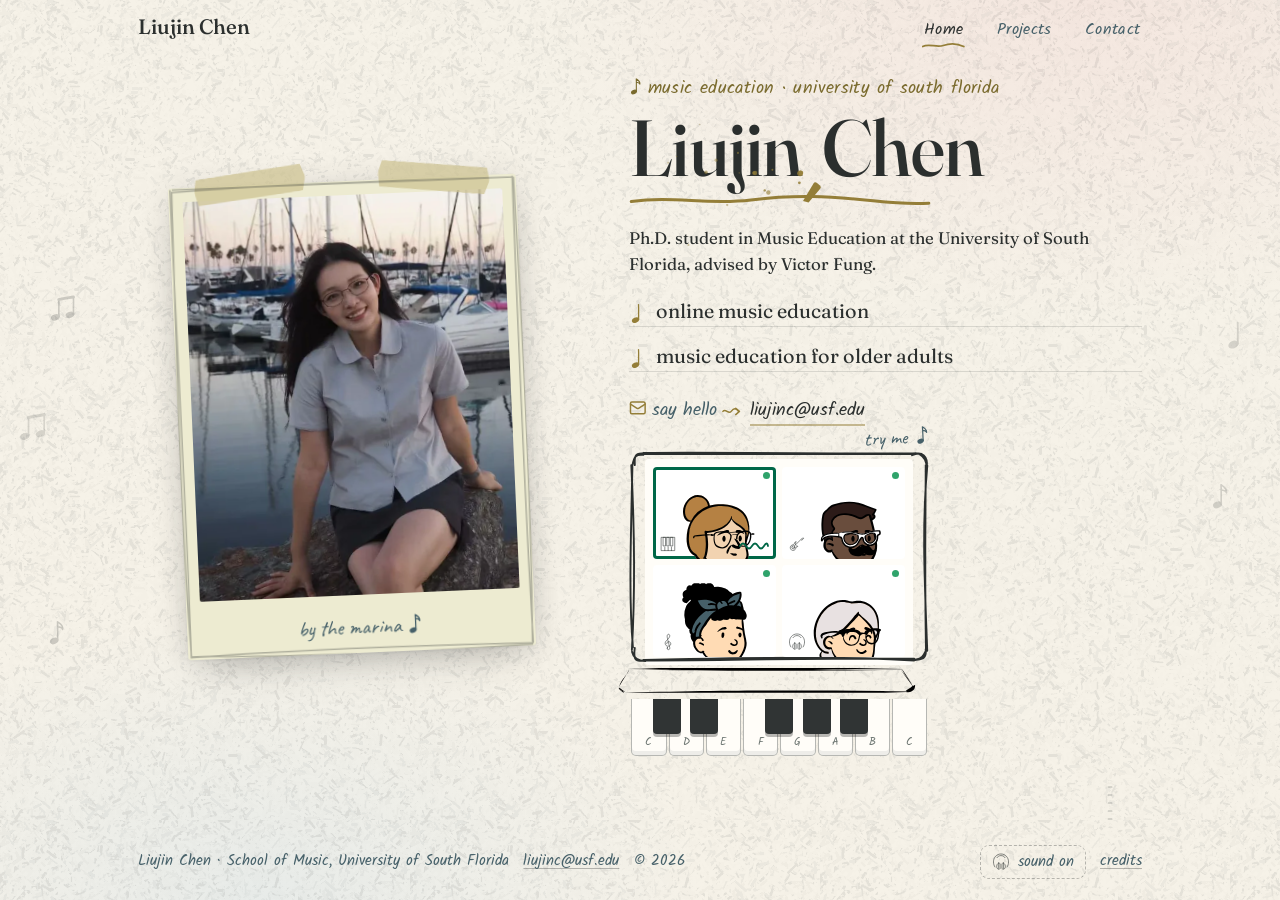
<file: index.html>
<!DOCTYPE html>
<html lang="en" class="no-js home">
<head>
<meta charset="utf-8">
<meta name="viewport" content="width=device-width,initial-scale=1,viewport-fit=cover">
<title>Liujin Chen · Music Education, University of South Florida</title>
<meta name="description" content="Liujin Chen is a Ph.D. student in Music Education at the University of South Florida (advisor: Victor Fung), researching online music education and music education for older adults.">
<meta name="color-scheme" content="light">
<meta name="theme-color" content="#F6F2E8">
<link rel="canonical" href="https://liujin-chen.github.io/">
<meta property="og:type" content="profile">
<meta property="og:title" content="Liujin Chen · Music Education, University of South Florida">
<meta property="og:description" content="Ph.D. student in Music Education at the University of South Florida. Research focus: online music education, and music education for older adults.">
<meta property="og:url" content="https://liujin-chen.github.io/">
<meta property="og:image" content="https://liujin-chen.github.io/assets/img/og.jpg">
<meta property="og:image:width" content="1200"><meta property="og:image:height" content="630">
<meta property="og:image:alt" content="Liujin Chen — music education researcher, University of South Florida">
<meta name="twitter:card" content="summary_large_image">
<meta name="twitter:title" content="Liujin Chen · Music Education, University of South Florida">
<meta name="twitter:description" content="Ph.D. student in Music Education at USF — online music education, music education for older adults.">
<meta name="twitter:image" content="https://liujin-chen.github.io/assets/img/og.jpg">
<link rel="icon" href="assets/img/favicon.svg" type="image/svg+xml">
<link rel="apple-touch-icon" href="assets/img/apple-touch-icon.png">
<link rel="preload" href="assets/fonts/fraunces-latin.woff2" as="font" type="font/woff2" crossorigin>
<link rel="preload" href="assets/fonts/kalam-400-latin.woff2" as="font" type="font/woff2" crossorigin>
<link rel="stylesheet" href="assets/css/tokens.css?v=20261002">
<link rel="stylesheet" href="assets/css/site.css?v=20261002">
<script>(function(){var h=document.documentElement;h.className=h.className.replace('no-js','js');try{var r=matchMedia('(prefers-reduced-motion: reduce)').matches,seen=sessionStorage.getItem('lc-intro'),q=/[?&](intro=(done|off)|motion=off)/.test(location.search),replay=/[?&]intro=replay/.test(location.search);if(replay||(!r&&!seen&&!q)){h.classList.add('intro-pending');setTimeout(function(){h.classList.remove('intro-pending')},5000)}}catch(e){}})();</script>
<script type="application/ld+json">{"@context": "https://schema.org", "@type": "Person", "name": "Liujin Chen", "jobTitle": "Ph.D. student in Music Education", "affiliation": {"@type": "CollegeOrUniversity", "name": "University of South Florida"}, "email": "mailto:liujinc@usf.edu", "url": "https://liujin-chen.github.io/", "knowsAbout": ["Online music education", "Music education for older adults"]}</script>
</head>
<body>
<a class="skip" href="#main">Skip to content</a>
<div class="ambient" aria-hidden="true"></div>
<svg class="nib" viewBox="0 0 26 26" aria-hidden="true" focusable="false"><path d="M5 23 L 15.5 5.5 Q 17 3.5 19 5 L 22 7.4 Q 23.6 9 22.2 10.8 L 10.6 24.4 Z" fill="currentColor"/></svg>
<div class="page wrap">
<header class="site-head" data-avoid>
<a class="brand" href="index.html">Liujin Chen</a>
<nav class="site-nav" aria-label="Primary">
<a href="index.html" aria-current="page">Home<svg class="squig" viewBox="0 0 60 7" preserveAspectRatio="none" aria-hidden="true" focusable="false"><path d="M1 4.5 C 10 1, 20 6, 30 3.5 S 50 1.5, 59 4.5"/></svg></a>
<a href="projects/index.html">Projects<svg class="squig" viewBox="0 0 60 7" preserveAspectRatio="none" aria-hidden="true" focusable="false"><path d="M1 4.5 C 10 1, 20 6, 30 3.5 S 50 1.5, 59 4.5"/></svg></a>
<a href="mailto:liujinc@usf.edu">Contact<svg class="squig" viewBox="0 0 60 7" preserveAspectRatio="none" aria-hidden="true" focusable="false"><path d="M1 4.5 C 10 1, 20 6, 30 3.5 S 50 1.5, 59 4.5"/></svg></a>
</nav>
</header>
<main id="main" tabindex="-1">
<section class="hero" data-avoid>
<figure class="mount tilt" data-tilt-max="5">
<span class="tape l"></span><span class="tape r"></span>
<picture>
<source type="image/webp" srcset="assets/img/liujin-640.webp 512w, assets/img/liujin-960.webp 768w" sizes="(min-width:760px) 320px, 232px">
<img src="assets/img/liujin-960.jpg" srcset="assets/img/liujin-640.jpg 512w, assets/img/liujin-960.jpg 768w" sizes="(min-width:760px) 320px, 232px" width="768" height="960" alt="Liujin Chen, smiling, seated on a rock at a marina at dusk with sailboats behind her" decoding="async" fetchpriority="high">
</picture>
<svg class="frame" viewBox="0 0 348 472" preserveAspectRatio="none" aria-hidden="true" focusable="false"><path d="M4.51749553081663 1.5171334895527664 C71.9291917206178 2.9284236310327816, 141.78510202086696 3.1123417230285932, 344.22576603258983 3.335030183001138 M3.917650273479901 3.966368428299054 C84.21088580031271 1.019083913177169, 164.66016757470473 0.7363651839703399, 344.5923512785531 3.2981875160105982 M345.66024869737566 3.5524793397330248 C348.5135280083668 187.03666610626087, 348.2263377963366 370.2592036570624, 344.485698383668 467.8581916392701 M344.4699396672157 2.421379210816996 C343.47188148242526 167.5902012450837, 342.9304179476417 331.6127690708757, 345.3474913938611 468.9084458696797 M344.55513800982135 470.75337192762197 C216.93409878131925 474.5124103229858, 91.85145543412452 472.41241642325065, 3.21333751893587 468.5343627933775 M344.59916981291366 469.44461323650995 C229.3910398870365 466.99904899797394, 116.63513887391383 465.9525304384021, 3.348568029570122 469.4884856193765 M3.053590606759113 469.6603260691472 C4.428378045980088 303.0220778488468, 2.1952007931320727 139.67736914289824, 1.9113097730978812 2.074451447817551 M3.2904199459792025 469.71628820207854 C-0.2635889734940457 375.7234418569678, -0.5802182015600895 281.33733857021815, 3.6196287915271643 3.6343750077613657"/></svg>
<figcaption class="caption">by the marina <svg class="note-glyph cap" viewBox="0 0 24 32" aria-hidden="true" focusable="false"><ellipse cx="8.6" cy="26.1" rx="5.3" ry="3.7" transform="rotate(-22 8.6 26.1)" fill="currentColor"/><path d="M12.9 25.2C12.5 18 13.1 10.6 12.6 3.2c3.1 2.1 7.1 4 6.3 9.2-.6-2-2.8-3-6.1-3.3" fill="none" stroke="currentColor" stroke-width="1.9" stroke-linecap="round" stroke-linejoin="round"/></svg></figcaption>
</figure>
<div class="hero-text">
<p class="kicker intro-hide"><svg class="note-glyph" viewBox="0 0 24 32" aria-hidden="true" focusable="false"><ellipse cx="8.6" cy="26.1" rx="5.3" ry="3.7" transform="rotate(-22 8.6 26.1)" fill="currentColor"/><path d="M12.9 25.2C12.5 18 13.1 10.6 12.6 3.2c3.1 2.1 7.1 4 6.3 9.2-.6-2-2.8-3-6.1-3.3" fill="none" stroke="currentColor" stroke-width="1.9" stroke-linecap="round" stroke-linejoin="round"/></svg><span class="kt">music education · university of south florida</span></p>
<h1 class="name">Liujin Chen</h1>
<svg class="uline intro-hide" viewBox="0 0 300 18" preserveAspectRatio="none" aria-hidden="true" focusable="false"><path pathLength="1" d="M2 11 C 40 3, 70 16, 110 9 S 180 4, 220 10 S 280 14, 298 6"/></svg>
<p class="bio fade intro-hide">Ph.D. student in Music Education at the University of South Florida, advised by Victor Fung.</p>
<h2 class="visually-hidden">Research focus</h2>
<ul class="focus fade intro-hide" role="list">
<li><svg class="notehead" viewBox="0 0 20 32" aria-hidden="true" focusable="false"><ellipse cx="7.8" cy="26.4" rx="5.4" ry="3.8" transform="rotate(-24 7.8 26.4)" fill="currentColor"/><path d="M12.4 25.6c-.4-7.2.3-14.6-.2-21.9" fill="none" stroke="currentColor" stroke-width="1.9" stroke-linecap="round"/></svg><span>online music education</span></li>
<li><svg class="notehead" viewBox="0 0 20 32" aria-hidden="true" focusable="false"><ellipse cx="7.8" cy="26.4" rx="5.4" ry="3.8" transform="rotate(-24 7.8 26.4)" fill="currentColor"/><path d="M12.4 25.6c-.4-7.2.3-14.6-.2-21.9" fill="none" stroke="currentColor" stroke-width="1.9" stroke-linecap="round"/></svg><span>music education for older adults</span></li>
</ul>
<p class="email fade intro-hide"><svg class="mail" aria-hidden="true" focusable="false"
 
  xmlns="http://www.w3.org/2000/svg"
 
 
  viewBox="0 0 24 24"
  fill="none"
  stroke="currentColor"
  stroke-width="2"
  stroke-linecap="round"
  stroke-linejoin="round"
><path d="m22 7-8.991 5.727a2 2 0 0 1-2.009 0L2 7" /><rect x="2" y="4" width="20" height="16" rx="2" /></svg>say hello<svg class="arrow" viewBox="0 0 24 12" width="22" height="11" aria-hidden="true" focusable="false"><path d="M1 7 C 4 3, 7 11, 10 7 S 15 3, 18 7 M15 3.5 l4 3.5 -4 3.5" fill="none" stroke="currentColor" stroke-width="1.6" stroke-linecap="round" stroke-linejoin="round"/></svg><a href="mailto:liujinc@usf.edu">liujinc@usf.edu</a></p>
<div class="scene fade intro-hide">
<span class="hint" aria-hidden="true">try me <svg class="note-glyph hint-note" viewBox="0 0 24 32" aria-hidden="true" focusable="false"><ellipse cx="8.6" cy="26.1" rx="5.3" ry="3.7" transform="rotate(-22 8.6 26.1)" fill="currentColor"/><path d="M12.9 25.2C12.5 18 13.1 10.6 12.6 3.2c3.1 2.1 7.1 4 6.3 9.2-.6-2-2.8-3-6.1-3.3" fill="none" stroke="currentColor" stroke-width="1.9" stroke-linecap="round" stroke-linejoin="round"/></svg></span>
<div class="laptop" data-on-note="rise" role="img" aria-label="Illustration: older adults in an online music lesson on a laptop">
<svg class="frame" viewBox="0 0 360 244" preserveAspectRatio="none" aria-hidden="true" focusable="false"><path d="M17.113767780919186 5.500075950010672 C81.70548714550418 4.53270531473436, 148.7956990102513 5.960760580286798, 341.4411581312248 6.089180352441909 M17.38093836438749 6.882430548513813 C107.25678663493153 6.446802653947748, 196.00086069654137 7.115921328284701, 342.2128273662701 6.900013624399425 M342 6 C349.39002383717644 4.507311011664569, 356.40984406042844 12.24930760792146, 356.5278367595747 17.208221430890262 M339.66087531019 8.112098182551563 C351.94820552978973 2.6957951477263125, 359.1275758968201 9.882782067467147, 357.2550754384603 21.746489918837323 M357.96287228432095 19.701271656727855 C351.32000252501905 87.83934715687835, 354.85010537151214 150.50389345401715, 357.8858058252772 227.4941495557197 M356.0572880401097 19.314278534544755 C356.06637729116625 72.72736042531648, 354.50061767380913 125.22702806381902, 356.3736452899365 226.9248925260613 M356 226 C357.191573609598 236.4497089041397, 353.23184506067383 237.05959045421332, 339.9585324721411 238.32096272241324 M357.4908153312281 225.14685371052474 C354.0434843958821 231.33527362556197, 352.12651283506614 237.46772814453578, 344.04177985056305 237.15516652823425 M342.27434940754875 236.49280858699726 C223.45041078530593 235.23687704078435, 105.19107940067644 238.79798686842022, 19.928342330857017 238.4032631991163 M342.0731733940708 238.529569992424 C270.2534595844413 234.7387610371844, 199.5952390772301 233.68104626052113, 17.168882594522923 237.79044381609023 M18 238 C5.9156278070683275 240.60320832859725, 5.469229717738926 235.18770497571677, 6.921717961318791 224.24771081935614 M19.70688282418996 238.94080647360533 C8.655820108593131 238.8257952323649, 4.661661486467347 232.96161326528528, 3.6196805135812613 228.4980710810516 M4.693992024305895 223.53786446983815 C0.3679316348465691 175.97834327146128, 1.275383164663304 129.1980281637739, 4.10167988867065 20.87768122093418 M3.4720134558483378 226.6140288551186 C7.373531158016415 162.84821496719863, 7.047639695054592 99.05532061023706, 2.746966194642313 19.163799979091355 M4 20 C6.21396051812917 8.754837279828886, 8.750334620165328 6.73578333389014, 17.175938148982823 7.710389549843967 M6.997310210950673 19.161192799918354 C6.301940369745717 10.03025466214555, 7.222796427846575 5.839701915392652, 15.628291587671265 6.063228479633107 M18 6 C18 6, 18 6, 18 6 M18 6 C18 6, 18 6, 18 6"/></svg>
<div class="screen">
<div class="tile speaking" data-on-note="nod"><img class="peep" src="assets/img/doodles/peep-learner1.svg" alt="" width="704" height="704" loading="lazy" decoding="async"><span class="live"></span><svg class="badge" aria-hidden="true" focusable="false" viewBox="0 0 72 72" xmlns="http://www.w3.org/2000/svg"><g><rect x="12.6294" y="12.0802" width="47.6616" height="47.6616" fill="none" stroke="currentColor" stroke-linecap="round" stroke-linejoin="round" stroke-miterlimit="10" stroke-width="2"/><rect x="19.6398" y="12.0702" width="7.4038" height="30.9107" fill="none" stroke="currentColor" stroke-linecap="round" stroke-linejoin="round" stroke-miterlimit="10" stroke-width="2"/><rect x="32.7584" y="12.0702" width="7.4037" height="30.9107" fill="none" stroke="currentColor" stroke-linecap="round" stroke-linejoin="round" stroke-miterlimit="10" stroke-width="2"/><rect x="45.8769" y="12.0702" width="7.4037" height="30.9107" fill="none" stroke="currentColor" stroke-linecap="round" stroke-linejoin="round" stroke-miterlimit="10" stroke-width="2"/><line x1="24.5448" x2="24.5448" y1="47.433" y2="59.7418" fill="none" stroke="currentColor" stroke-linecap="round" stroke-linejoin="round" stroke-miterlimit="10" stroke-width="2"/><line x1="36.4602" x2="36.4602" y1="47.433" y2="59.7418" fill="none" stroke="currentColor" stroke-linecap="round" stroke-linejoin="round" stroke-miterlimit="10" stroke-width="2"/><line x1="48.3756" x2="48.3756" y1="47.433" y2="59.7418" fill="none" stroke="currentColor" stroke-linecap="round" stroke-linejoin="round" stroke-miterlimit="10" stroke-width="2"/></g></svg><svg class="wave" viewBox="0 0 30 12" aria-hidden="true" focusable="false"><path d="M1 6 Q4 1 7 6 T13 6 T19 6 T25 6 T29 6"/></svg></div>
<div class="tile"><img class="peep" src="assets/img/doodles/peep-learner2.svg" alt="" width="704" height="704" loading="lazy" decoding="async"><span class="live"></span><svg class="badge" aria-hidden="true" focusable="false" viewBox="0 0 72 72" xmlns="http://www.w3.org/2000/svg"><g><line x1="20.8988" x2="23.2618" y1="46.9101" y2="49.1996" fill="none" stroke="currentColor" stroke-linecap="round" stroke-linejoin="round" stroke-miterlimit="10" stroke-width="2"/><path fill="none" stroke="currentColor" stroke-linecap="round" stroke-linejoin="round" stroke-miterlimit="10" stroke-width="2" d="M52.3386,22.2637c0,0,1.3423-0.0178,2.2362-0.5799c0.8941-0.562,1.0716-1.066,1.0637-1.542s0.7356-2.3263,2.3062-2.7289 c1.5708-0.4028,2.4877-1.2997,2.128-2.2506c-0.3598-0.9508-2.1142-0.6964-2.5538-0.6898 c-0.4397,0.0066-3.1881,1.6713-3.1881,1.6713s-3.5106,2.3476-3.9665,2.9203c-0.4557,0.5728-0.5206,1.0193-0.5206,1.0193 L26.2045,43.1537"/><ellipse cx="22.7523" cy="47.7785" rx="5.4696" ry="5.4697" transform="matrix(0.9999 -0.0158 0.0158 0.9999 -0.751 0.3649)" fill="none" stroke="currentColor" stroke-linecap="round" stroke-linejoin="round" stroke-miterlimit="10" stroke-width="2"/><path fill="none" stroke="currentColor" stroke-linecap="round" stroke-linejoin="round" stroke-miterlimit="10" stroke-width="2" d="M30.1674,38.3398c-0.6184-1.6047-0.6911-3.4291-0.0767-5.1788c0.8444-2.4046,3.2143-5.4706,3.2061-5.5286 c-0.036-0.2561-2.4648-0.6658-4.0754,1.2156c-1.6106,1.8814-1.9747,3.5723-2.4923,4.7953 c-0.5176,1.223-0.6392,1.4866-1.4695,2.7743c-0.7821,1.2129-2.3485,2.2248-3.7112,2.4143 c-1.3627,0.1894-3.5669,0.6275-6.2429,2.6452c-3.1998,2.4126-5.3398,8.5125-1.546,13.664 c1.7344,2.355,6.314,5.2555,11.4299,3.3176c3.7656-1.4265,5.0953-3.635,5.5126-4.6436c0.5701-1.378,0.8892-3.167,0.9549-3.6356 c0.1095-0.7806-0.0477-1.6554,1.7554-2.3604c1.8031-0.7051,3.987-1.7099,4.5698-2.3949c0.6572-0.7728,0.7207-1.5145,0.4697-2.1736 c-0.1366,0.0216-1.1682,0.3697-3.1645-0.0969c-1.9963-0.4665-2.0687-1.1225-2.3125-1.2866"/></g></svg></div>
<div class="tile"><img class="peep" src="assets/img/doodles/peep-teacher.svg" alt="" width="704" height="704" loading="lazy" decoding="async"><span class="live"></span><svg class="badge" aria-hidden="true" focusable="false" viewBox="0 0 72 72" xmlns="http://www.w3.org/2000/svg"><g><path fill="none" stroke="currentColor" stroke-linecap="round" stroke-linejoin="round" stroke-miterlimit="10" stroke-width="2" d="M31.3109,42.1835c-0.3895-4.0287,3.2811-7.3285,7.3285-7.3285s7.3285,3.32,7.3285,7.3285c0,1.9413-0.5746,9.4819-10.7869,9.1301 c-4.5864-0.3678-8.4458-3.7482-9.0968-8.831c-0.5015-3.9165,0.0223-7.3091,4.0759-11.3628 c4.0537-4.0537,5.2229-4.2957,9.3212-9.9483s2.5823-9.2909,2.3736-10.0085s-1.6073-3.0374-4.2006-3.0374 c-2.5934,0-3.8432,2.7692-4.1817,3.9137c-0.3385,1.1445-0.7269,3.4443-0.0932,7.8778c0.4744,3.3194,8.0552,32.289,8.9828,36.6029 c0.089,0.4139,0.1574,0.8321,0.1961,1.2496c0.0029,0.0308,0.0279,0.7657,0.0279,0.7657c0,2.7615-2.2386,5-5,5 c-2.7614,0-5-2.2385-5-5c0-0.3646,0.039-0.7202,0.1132-1.0627c0,0,0.3213-1.1083,0.8974-1.2909"/><circle cx="33.9471" cy="57.1464" r="2" fill="currentColor" stroke="none"/></g></svg></div>
<div class="tile"><img class="peep" src="assets/img/doodles/peep-learner3.svg" alt="" width="704" height="704" loading="lazy" decoding="async"><span class="live"></span><svg class="badge" aria-hidden="true" focusable="false" viewBox="0 0 72 72" xmlns="http://www.w3.org/2000/svg"><g><path fill="none" stroke="currentColor" stroke-linecap="round" stroke-linejoin="round" stroke-width="2" d="m31.1611,40.6344c.9756.5038,1.643,1.5194,1.643,2.6874l-.0002,15.5047c-.0651,1.2243.0944,1.6453-1.8007,2.7478"/><path fill="none" stroke="currentColor" stroke-linecap="round" stroke-linejoin="round" stroke-width="2" d="m27.5419,39.6241s-6.354,1.7853-7.0674,11.4887,6.9726,11.424,6.9726,11.424c0,0,.0948-22.9127.0948-22.9127Z"/><path fill="none" stroke="currentColor" stroke-linecap="round" stroke-linejoin="round" stroke-width="2" d="m40.8586,40.6258c-.8573.5269-1.4336,1.4669-1.4456,2.5423l-.1726,15.5037c-.0139,1.2475.7356,2.3231,1.8156,2.7878"/><path fill="none" stroke="currentColor" stroke-linecap="round" stroke-linejoin="round" stroke-width="2" d="m44.716,39.5293s6.3337,1.8559,6.939,11.5667c.6052,9.7107-7.0995,11.3456-7.0995,11.3456l.1605-22.9123Z"/><path fill="none" stroke="currentColor" stroke-linecap="round" stroke-linejoin="round" stroke-width="2" d="m58.0474,53.8081c3.209-5.0583,5.0887-11.1701,5.0887-18.1887,0-15.7593-11.3519-28.5359-27.1053-28.5525v-.0007c-.0053,0-.0102.0002-.0154.0002-.0051,0-.0102-.0002-.0153-.0002v.0007c-15.7534.0166-27.1053,12.7932-27.1053,28.5525,0,7.0186,1.8794,13.1304,5.0884,18.1887"/><path fill="none" stroke="currentColor" stroke-linecap="round" stroke-linejoin="round" stroke-width="2" d="m50.2136,20.1939c-3.1322-4.4436-8.1665-7.3121-14.1882-7.3184v-.0005c-.0034,0-.0066.0001-.01.0001-.0033,0-.0066-.0001-.0099-.0001v.0005c-5.9961.0063-11.0132,2.8504-14.1482,7.2618"/></g></svg></div>
</div>
<svg class="base" viewBox="-16 0 392 44" preserveAspectRatio="none" aria-hidden="true" focusable="false"><path d="M0.08500225639342474 8.543939166990253 C73.8147038062958 10.735195080259855, 143.07035632425618 13.115703938070947, 358.6422164839157 8.539074296014354 M1.7658216171856862 10.108607970256443 C107.1322515778824 12.471073396734974, 213.9102683722198 12.541868409443005, 358.5992649434611 10.593492611639817 M355.81236737780273 10.785693915560842 C362.79289031783117 19.07414280991815, 369.05100750373674 24.900001443883404, 372.60450851731 32.23063907213509 M357.2536957124248 9.145734458230436 C360.6377784277685 16.723013986067848, 365.93696464667096 21.08354816602357, 372.133241311647 29.691354512237012 M372 30 C374.9799809375157 32.6598348201563, 372.2199370979021 39.91698616556823, 362.7473203856498 37.90233570151031 M374.83919814415276 28.93361639790237 C375.1480574395818 38.38066605313992, 367.36438445017365 37.33512766445055, 362.3867146170698 36.50128057682887 M364.1495107633058 38.79743153378799 C277.8227259571988 36.21072190115814, 190.5289683415528 34.39555059889815, -4.965533604396575 38.68867017293086 M364.84065650799806 37.15841637568797 C259.20813103283797 35.49576744220255, 152.66099402052234 35.824985494692676, -3.219533026028118 38.70247179672037 M-4 38 C-9.412277825797599 36.6037375908345, -14.316086161260804 32.87157644641896, -11.537428764626384 32.776102719828486 M-5.466688243672252 39.491789696738124 C-7.36646863554294 34.65916037345305, -12.202946381115666 35.0419038323996, -14.092481067124755 32.94640882099047 M-12.040615858510137 31.431893857195973 C-7.970369340572505 20.56675208221935, -1.0704684880562105 17.75243231143616, 1.3715585451573133 10.502533288672566 M-10.602598085068166 28.98783567454666 C-8.270342495087533 23.936155882971363, -4.562350953537971 19.552362122880297, 2.440502659417689 9.503872751258314"/></svg>
</div>
<div class="piano" data-piano role="group" aria-label="Playable piano: click or press a key">
<button type="button" class="key white" data-midi="60" aria-label="C4"><span class="label" aria-hidden="true">C</span></button><button type="button" class="key white" data-midi="62" aria-label="D4"><span class="label" aria-hidden="true">D</span></button><button type="button" class="key white" data-midi="64" aria-label="E4"><span class="label" aria-hidden="true">E</span></button><button type="button" class="key white" data-midi="65" aria-label="F4"><span class="label" aria-hidden="true">F</span></button><button type="button" class="key white" data-midi="67" aria-label="G4"><span class="label" aria-hidden="true">G</span></button><button type="button" class="key white" data-midi="69" aria-label="A4"><span class="label" aria-hidden="true">A</span></button><button type="button" class="key white" data-midi="71" aria-label="B4"><span class="label" aria-hidden="true">B</span></button><button type="button" class="key white" data-midi="72" aria-label="C5"><span class="label" aria-hidden="true">C</span></button><button type="button" class="key black i1" data-midi="61" aria-label="C sharp 4"></button><button type="button" class="key black i2" data-midi="63" aria-label="D sharp 4"></button><button type="button" class="key black i4" data-midi="66" aria-label="F sharp 4"></button><button type="button" class="key black i5" data-midi="68" aria-label="G sharp 4"></button><button type="button" class="key black i6" data-midi="70" aria-label="A sharp 4"></button>
</div>
</div>
</div>
</section>
</main>
<div class="staff" aria-hidden="true"><svg class="lines" viewBox="0 0 1000 56" preserveAspectRatio="none" focusable="false"><path class="line" pathLength="1" d="M48 12 C 300 10.5, 700 13.5, 970 12"/><path class="line" pathLength="1" d="M48 20 C 300 18.5, 700 21.5, 970 20"/><path class="line" pathLength="1" d="M48 28 C 300 26.5, 700 29.5, 970 28"/><path class="line" pathLength="1" d="M48 36 C 300 34.5, 700 37.5, 970 36"/><path class="line" pathLength="1" d="M48 44 C 300 42.5, 700 45.5, 970 44"/></svg><svg class="clef-svg" viewBox="0 0 34 70" focusable="false"><path class="clef" d="M17 60 C 11 60, 7 56, 7 51 C 7 45, 12 41, 17 41 C 23 41, 26 45, 26 50 C 26 56, 20 60, 14 60 M16 66 C 14 50, 12 34, 11 16 C 11 8, 15 3, 18 3 C 22 3, 23 10, 20 16 C 16 24, 8 30, 7 39 C 6 46, 12 50, 18 50"/></svg><svg class="bar-svg" viewBox="0 0 14 56" preserveAspectRatio="none" focusable="false"><path class="bar" d="M3 12 V 44"/><path class="bar" d="M9 12 V 44" style="stroke-width:3.4"/></svg></div>
<footer class="site-foot" data-avoid>
<p class="meta"><span>Liujin Chen · School of Music, University of South Florida</span><a href="mailto:liujinc@usf.edu">liujinc@usf.edu</a><span>© 2026</span></p>
<p class="meta"><button type="button" class="sound-toggle" data-sound-toggle data-mascot aria-pressed="true"><svg class="mascot" aria-hidden="true" focusable="false" viewBox="0 0 72 72" xmlns="http://www.w3.org/2000/svg"><g><path fill="none" stroke="currentColor" stroke-linecap="round" stroke-linejoin="round" stroke-width="2" d="m31.1611,40.6344c.9756.5038,1.643,1.5194,1.643,2.6874l-.0002,15.5047c-.0651,1.2243.0944,1.6453-1.8007,2.7478"/><path fill="none" stroke="currentColor" stroke-linecap="round" stroke-linejoin="round" stroke-width="2" d="m27.5419,39.6241s-6.354,1.7853-7.0674,11.4887,6.9726,11.424,6.9726,11.424c0,0,.0948-22.9127.0948-22.9127Z"/><path fill="none" stroke="currentColor" stroke-linecap="round" stroke-linejoin="round" stroke-width="2" d="m40.8586,40.6258c-.8573.5269-1.4336,1.4669-1.4456,2.5423l-.1726,15.5037c-.0139,1.2475.7356,2.3231,1.8156,2.7878"/><path fill="none" stroke="currentColor" stroke-linecap="round" stroke-linejoin="round" stroke-width="2" d="m44.716,39.5293s6.3337,1.8559,6.939,11.5667c.6052,9.7107-7.0995,11.3456-7.0995,11.3456l.1605-22.9123Z"/><path fill="none" stroke="currentColor" stroke-linecap="round" stroke-linejoin="round" stroke-width="2" d="m58.0474,53.8081c3.209-5.0583,5.0887-11.1701,5.0887-18.1887,0-15.7593-11.3519-28.5359-27.1053-28.5525v-.0007c-.0053,0-.0102.0002-.0154.0002-.0051,0-.0102-.0002-.0153-.0002v.0007c-15.7534.0166-27.1053,12.7932-27.1053,28.5525,0,7.0186,1.8794,13.1304,5.0884,18.1887"/><path fill="none" stroke="currentColor" stroke-linecap="round" stroke-linejoin="round" stroke-width="2" d="m50.2136,20.1939c-3.1322-4.4436-8.1665-7.3121-14.1882-7.3184v-.0005c-.0034,0-.0066.0001-.01.0001-.0033,0-.0066-.0001-.0099-.0001v.0005c-5.9961.0063-11.0132,2.8504-14.1482,7.2618"/></g></svg><span data-sound-label>sound on</span></button><a href="credits.html">credits</a></p>
</footer>
</div>
<script src="assets/js/core.js?v=20261002" defer></script>
<script src="assets/js/dust.js?v=20261002" defer></script>
<script src="assets/js/piano.js?v=20261002" defer></script>
<script src="assets/js/tilt.js?v=20261002" defer></script>
<script src="assets/js/ambient.js?v=20261002" defer></script>
<script src="assets/js/intro.js?v=20261002" defer></script>
</body>
</html>
</file>
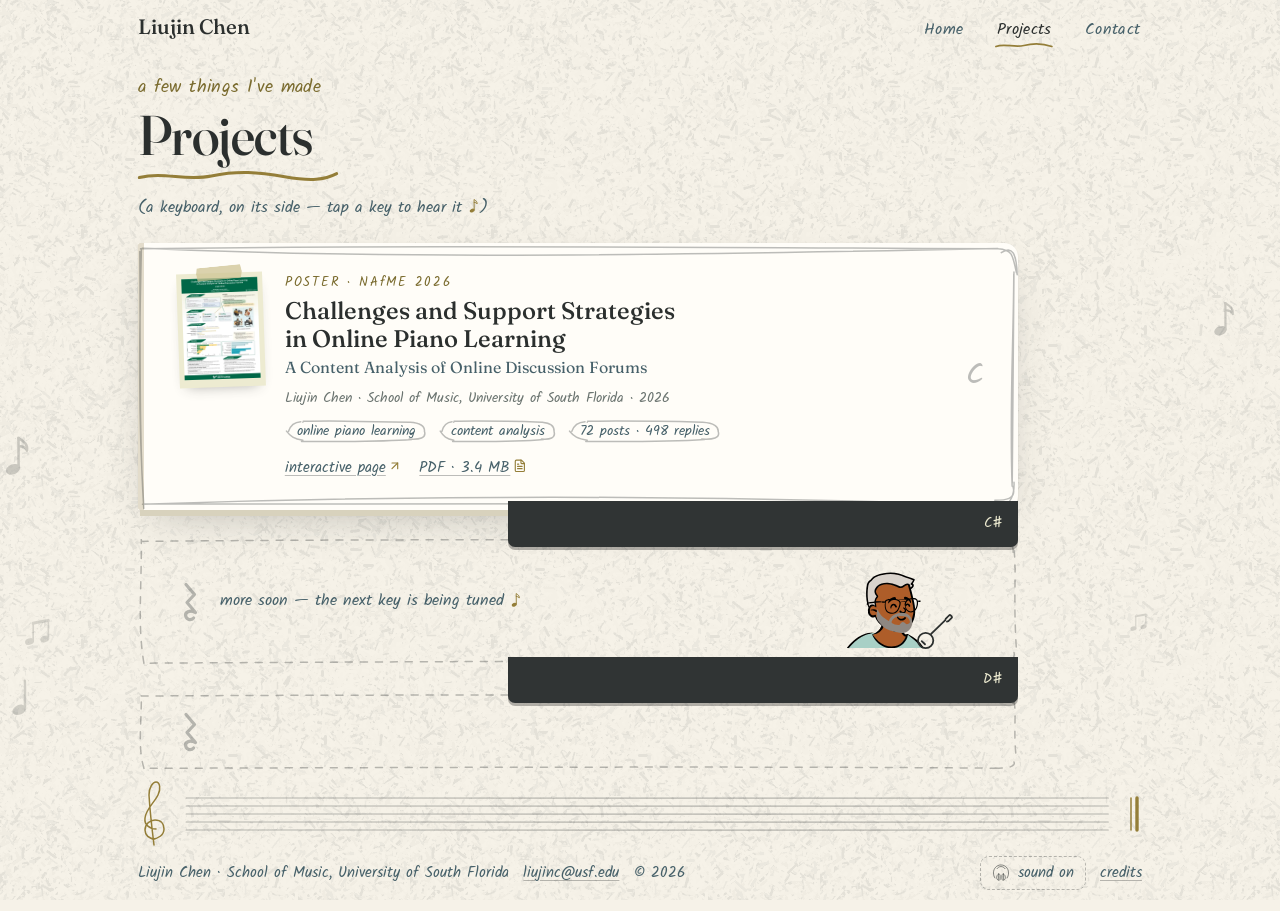
<file: projects/index.html>
<!DOCTYPE html>
<html lang="en" class="no-js page-projects">
<head>
<meta charset="utf-8">
<meta name="viewport" content="width=device-width,initial-scale=1,viewport-fit=cover">
<title>Projects · Liujin Chen</title>
<meta name="description" content="Projects by Liujin Chen (Music Education, University of South Florida): the NAfME 2026 poster on challenges and support strategies in online piano learning, with an interactive companion page.">
<meta name="color-scheme" content="light">
<meta name="theme-color" content="#F6F2E8">
<link rel="canonical" href="https://liujin-chen.github.io/projects/">
<meta property="og:type" content="website">
<meta property="og:title" content="Projects · Liujin Chen">
<meta property="og:description" content="Projects by Liujin Chen (Music Education, University of South Florida): the NAfME 2026 poster on challenges and support strategies in online piano learning, with an interactive companion page.">
<meta property="og:url" content="https://liujin-chen.github.io/projects/">
<meta property="og:image" content="https://liujin-chen.github.io/assets/img/og.jpg">
<meta property="og:image:width" content="1200"><meta property="og:image:height" content="630">
<meta property="og:image:alt" content="Liujin Chen — music education researcher, University of South Florida">
<meta name="twitter:card" content="summary_large_image">
<meta name="twitter:title" content="Projects · Liujin Chen">
<meta name="twitter:description" content="Projects by Liujin Chen (Music Education, University of South Florida): the NAfME 2026 poster on challenges and support strategies in online piano learning, with an interactive companion page.">
<meta name="twitter:image" content="https://liujin-chen.github.io/assets/img/og.jpg">
<link rel="icon" href="../assets/img/favicon.svg" type="image/svg+xml">
<link rel="apple-touch-icon" href="../assets/img/apple-touch-icon.png">
<link rel="preload" href="../assets/fonts/fraunces-latin.woff2" as="font" type="font/woff2" crossorigin>
<link rel="preload" href="../assets/fonts/kalam-400-latin.woff2" as="font" type="font/woff2" crossorigin>
<link rel="stylesheet" href="../assets/css/tokens.css?v=20261002">
<link rel="stylesheet" href="../assets/css/site.css?v=20261002">
<script>document.documentElement.className=document.documentElement.className.replace('no-js','js')</script>
<style>
.page-projects .name{font-size:clamp(36px,4.6vw,56px)}
.page-projects .uline{width:min(100%,200px);margin-bottom:.8rem}
.proj-head{padding-top:clamp(.2rem,1.4vw,.9rem)}
.n8{display:inline-block;width:.72em;height:.96em;vertical-align:-.14em;color:var(--brass)}
.eyebrow .tt{text-transform:none}
.links .ico{color:var(--brass)}
.open .arr{display:inline-block;width:1.05em;height:.55em;vertical-align:0;margin-left:.3em}
.open .arr path,.bkey .sharp path{fill:none;stroke:currentColor;stroke-width:1.8;stroke-linecap:round;stroke-linejoin:round}
.bkey .sharp{display:inline-block;width:.62em;height:.9em;vertical-align:-.1em;margin-left:.1em}
.rest{position:relative}
.rest.with-figure{grid-template-columns:auto minmax(0,1fr) auto auto}
.rest>.letter{grid-column:-2}
.rest .glyph path{fill:none;stroke:currentColor;stroke-width:3.2;stroke-linecap:round;stroke-linejoin:round}
.rest .figure{position:relative;display:block;width:110px;height:92px}
.rest .figure .peep{position:absolute;left:2px;bottom:0;width:90px;height:90px}
.rest .figure .uke{position:absolute;right:-9px;bottom:-7px;width:46px;height:46px;color:var(--ink);transform-origin:70% 70%}
.rest .figure .uke *{stroke-width:2.8}
.motion-ok .rest:hover .uke,.motion-ok .rest:focus-visible .uke{animation:lc-strum .5s ease-in-out 3}
@keyframes lc-strum{25%{transform:rotate(6deg)}75%{transform:rotate(-6deg)}}
@media (max-width:640px){
  .rest.with-figure{grid-template-columns:auto minmax(0,1fr)} .rest>.letter{grid-column:auto} .rest .figure{display:none}
  .key-card{padding-bottom:42px}  /* keeps "Open" clear of the wrapped links row */
  .proj-head .long{display:none}
}
</style>
</head>
<body>
<a class="skip" href="#main">Skip to content</a>
<div class="ambient" aria-hidden="true"></div>
<div class="page wrap">
<header class="site-head" data-avoid>
<a class="brand" href="../index.html">Liujin Chen</a>
<nav class="site-nav" aria-label="Primary">
<a href="../index.html">Home<svg class="squig" viewBox="0 0 60 7" preserveAspectRatio="none" aria-hidden="true" focusable="false"><path d="M1 4.5 C 10 1, 20 6, 30 3.5 S 50 1.5, 59 4.5"/></svg></a>
<a href="index.html" aria-current="page">Projects<svg class="squig" viewBox="0 0 60 7" preserveAspectRatio="none" aria-hidden="true" focusable="false"><path d="M1 4.5 C 10 1, 20 6, 30 3.5 S 50 1.5, 59 4.5"/></svg></a>
<a href="mailto:liujinc@usf.edu">Contact<svg class="squig" viewBox="0 0 60 7" preserveAspectRatio="none" aria-hidden="true" focusable="false"><path d="M1 4.5 C 10 1, 20 6, 30 3.5 S 50 1.5, 59 4.5"/></svg></a>
</nav>
</header>
<main id="main" tabindex="-1">
<section class="proj-head" data-avoid>
<p class="kicker">a few things I've made</p>
<h1 class="name">Projects</h1>
<svg class="uline" viewBox="0 0 300 18" preserveAspectRatio="none" aria-hidden="true" focusable="false"><path pathLength="1" d="M2 11 C 40 3, 70 16, 110 9 S 180 4, 220 10 S 280 14, 298 6"/></svg>
<p class="note-hand">(<span class="long">a keyboard, on its side — </span>tap a key<span class="long"> to hear it</span> <svg class="n8" viewBox="0 0 24 32" aria-hidden="true" focusable="false"><ellipse cx="8.6" cy="26.1" rx="5.3" ry="3.7" transform="rotate(-22 8.6 26.1)" fill="currentColor"/><path d="M12.9 25.2C12.5 18 13.1 10.6 12.6 3.2c3.1 2.1 7.1 4 6.3 9.2-.6-2-2.8-3-6.1-3.3" fill="none" stroke="currentColor" stroke-width="1.9" stroke-linecap="round" stroke-linejoin="round"/></svg>)</p>
</section>
<ol class="pkeys" data-piano aria-label="Projects and piano keys — one project so far" data-avoid role="list">
<li class="key-card">
<svg class="frame" viewBox="0 0 880 190" preserveAspectRatio="none" aria-hidden="true" focusable="false"><path d="M2.5618233294785018 4.173937256783247 C176.20613485962153 2.4154039710247517, 346.73255530700084 1.8681600754940508, 859.5208487935364 4.172112796753645 M4.272176684364677 3.68073096729815 C216.06613033004106 10.250621719315648, 429.1094677495211 10.27717179055512, 859.864740787968 3.862576005235314 M860 4 C873.5112666836629 4.487420426681638, 874.6714163493365 7.67193215576311, 878.4317435692996 21.09383365996182 M863.3037575077266 6.878655468299986 C874.2758076264398 1.3632692127488553, 878.5281685999967 7.639823774800947, 879.1948268548585 22.487110876943916 M875.7751129377633 22.07661877386272 C875.5222263422236 70.72836813610047, 871.2870186295733 118.58534935563803, 874.1414014209062 172.7879885625094 M875.9517594432458 20.580084919370712 C875.6979089764505 49.52528343275189, 874.7921723214537 81.52746379580348, 874.2385350739584 170.72655504290015 M876 170 C876.5567720722407 179.01136579799154, 873.2384348503003 185.42199218161403, 860.6769516658038 189.53386001475155 M874.984598691389 173.16343203671278 C878.8364830921032 182.46200557798767, 866.7112550433415 182.84553046932444, 856.8120207861997 182.85537064662202 M860.3080210490525 185.04405881211161 C606.4316210198402 186.51043450120568, 354.4412947516143 186.01717192891715, 5.386264652758837 185.58105332180858 M859.4639974107594 186.53901476360858 C579.7416645202785 179.21507134614765, 301.34438923172655 178.5590106385785, 4.477953421100974 185.60958996511997 M5.775630484893918 188.65913631431758 C1.2110039018705487 136.69723363164812, 2.464129700572789 89.65883673205971, 1.822935127094388 6.101519973203541 M5.7384411489591 186.292701404728 C-0.08138326463103307 121.87662442438304, 1.4837859565317628 61.514154049567864, 3.3643015956506135 4.602323650754988"/></svg>
<div class="thumb"><span class="tape"></span><picture><source type="image/webp" srcset="nafme2026/img/poster-360.webp"><img src="nafme2026/img/poster-360.jpg" width="360" height="480" alt="" decoding="async"></picture></div>
<div class="body">
<p class="eyebrow">Poster · <span class="tt">NAfME</span> 2026</p>
<h2><a class="pkey" href="nafme2026/index.html" data-midi="60" aria-label="Challenges and Support Strategies in Online Piano Learning — open project page">Challenges and Support Strategies in Online Piano Learning</a></h2>
<p class="sub">A Content Analysis of Online Discussion Forums</p>
<p class="meta">Liujin Chen · School of Music, University of South Florida · 2026</p>
<ul class="tags" aria-label="Topics" role="list"><li>online piano learning<svg class="frame" viewBox="0 0 120 30" preserveAspectRatio="none" aria-hidden="true" focusable="false"><path d="M15.322377341799438 1.6766660006716847 C33.569199196621774 1.4545273999767376, 53.06506260875612 0.911665932376869, 104.54979854803533 2.9257122131064532 M105 3 C113.73625466804951 3.9490814181044698, 117.30913332086057 8.774531260319055, 117.05423886161297 15.164088919945062 M117 15 C118.9484020171687 24.31377075035125, 112.82789020519704 26.28809506613761, 104.19846686106175 25.39385031182319 M106.41301685292274 25.936507433466613 C78.43557643145323 29.285428774734026, 53.87345297317951 28.85261742510367, 13.866283837147057 28.58710292559117 M15 27 C7.348348644562066 25.337421655468642, 4.680731126852334 21.972224288992585, 1.2453212114050982 14.900195735506713 M3 15 C4.802872762270272 5.871107548289001, 8.232463458366691 2.843598818592727, 13.238653961010277 2.2653519270941613 M15 3 C15 3, 15 3, 15 3"/></svg></li><li>content analysis<svg class="frame" viewBox="0 0 120 30" preserveAspectRatio="none" aria-hidden="true" focusable="false"><path d="M15.322377341799438 1.6766660006716847 C33.569199196621774 1.4545273999767376, 53.06506260875612 0.911665932376869, 104.54979854803533 2.9257122131064532 M105 3 C113.73625466804951 3.9490814181044698, 117.30913332086057 8.774531260319055, 117.05423886161297 15.164088919945062 M117 15 C118.9484020171687 24.31377075035125, 112.82789020519704 26.28809506613761, 104.19846686106175 25.39385031182319 M106.41301685292274 25.936507433466613 C78.43557643145323 29.285428774734026, 53.87345297317951 28.85261742510367, 13.866283837147057 28.58710292559117 M15 27 C7.348348644562066 25.337421655468642, 4.680731126852334 21.972224288992585, 1.2453212114050982 14.900195735506713 M3 15 C4.802872762270272 5.871107548289001, 8.232463458366691 2.843598818592727, 13.238653961010277 2.2653519270941613 M15 3 C15 3, 15 3, 15 3"/></svg></li><li>72 posts · 498 replies<svg class="frame" viewBox="0 0 120 30" preserveAspectRatio="none" aria-hidden="true" focusable="false"><path d="M15.322377341799438 1.6766660006716847 C33.569199196621774 1.4545273999767376, 53.06506260875612 0.911665932376869, 104.54979854803533 2.9257122131064532 M105 3 C113.73625466804951 3.9490814181044698, 117.30913332086057 8.774531260319055, 117.05423886161297 15.164088919945062 M117 15 C118.9484020171687 24.31377075035125, 112.82789020519704 26.28809506613761, 104.19846686106175 25.39385031182319 M106.41301685292274 25.936507433466613 C78.43557643145323 29.285428774734026, 53.87345297317951 28.85261742510367, 13.866283837147057 28.58710292559117 M15 27 C7.348348644562066 25.337421655468642, 4.680731126852334 21.972224288992585, 1.2453212114050982 14.900195735506713 M3 15 C4.802872762270272 5.871107548289001, 8.232463458366691 2.843598818592727, 13.238653961010277 2.2653519270941613 M15 3 C15 3, 15 3, 15 3"/></svg></li></ul>
<p class="links"><a href="nafme2026/explore.html">interactive page<svg class="ico" aria-hidden="true" focusable="false" xmlns="http://www.w3.org/2000/svg" viewBox="0 0 24 24" fill="none" stroke="currentColor" stroke-width="2" stroke-linecap="round" stroke-linejoin="round"><path d="M7 7h10v10" /><path d="M7 17 17 7" /></svg></a><a href="nafme2026/Nafme_Poster_Liujin2026.pdf" type="application/pdf">PDF · 3.4 MB<svg class="ico" aria-hidden="true" focusable="false" xmlns="http://www.w3.org/2000/svg" viewBox="0 0 24 24" fill="none" stroke="currentColor" stroke-width="2" stroke-linecap="round" stroke-linejoin="round"><path d="M6 22a2 2 0 0 1-2-2V4a2 2 0 0 1 2-2h8a2.4 2.4 0 0 1 1.704.706l3.588 3.588A2.4 2.4 0 0 1 20 8v12a2 2 0 0 1-2 2z" /><path d="M14 2v5a1 1 0 0 0 1 1h5" /><path d="M10 9H8" /><path d="M16 13H8" /><path d="M16 17H8" /></svg></a></p>
</div>
<span class="letter" aria-hidden="true">C</span>
<span class="open" aria-hidden="true">Open<svg class="arr" viewBox="0 0 24 12" aria-hidden="true" focusable="false"><path d="M2 6.3 C 7 5.2, 13 6.9, 21 6 M16.4 2.4 L21.6 6 L16.4 9.6"/></svg></span>
</li>
<li class="bkey-wrap"><button type="button" class="bkey" data-midi="61" aria-label="Play C sharp 4">C<svg class="sharp" viewBox="0 0 14 20" aria-hidden="true" focusable="false"><path d="M5.2 2 L4.4 18 M10 2 L9.2 18 M1.6 8.6 L12.6 6 M1.6 14.2 L12.6 11.6"/></svg></button></li>
<li><button type="button" class="rest with-figure" data-midi="62" aria-label="Play D4 — more projects soon"><svg class="frame" viewBox="0 0 880 190" preserveAspectRatio="none" aria-hidden="true" focusable="false"><path d="M3.202093452364206 5.053039072602987 C174.24836852073668 2.5438360091346506, 345.87484271630643 1.595518943895698, 859.6631967629493 4.090944322198629 M860 4 C868.9395944251368 3.695829113945365, 876.5671592567116 8.277814059083662, 874.9334421250969 22.584820553287862 M876.0235119309276 18.14441780783236 C878.7585564274993 52.49279633294791, 874.9659101267066 86.23345734402537, 878.4745891418308 167.2924653146416 M876 170 C877.589682206139 179.41643920081356, 872.1366624719152 186.56751515604554, 857.3932030644268 185.30512294508517 M859.1292047680914 185.44336054190993 C623.1200242975353 181.06969541028323, 388.6749052588641 182.6160864444095, 5.029902042299509 185.84148383960127 M5.9366974081844095 185.92059046961367 C-0.6469995408143845 129.40269921068102, 3.764029237738624 74.64352110177279, 3.287081107124686 2.692122015729547"/></svg><svg class="glyph" viewBox="0 0 26 40" aria-hidden="true" focusable="false"><path d="M8 2.5 L16.5 12.5 L9 20.5 L17.5 30.5 C11.5 27.4, 6.4 30.4, 7.8 34.6 C9 38.1, 13.2 38.6, 15.6 36"/></svg><span class="say">more soon — the next key is being tuned <svg class="n8" viewBox="0 0 24 32" aria-hidden="true" focusable="false"><ellipse cx="8.6" cy="26.1" rx="5.3" ry="3.7" transform="rotate(-22 8.6 26.1)" fill="currentColor"/><path d="M12.9 25.2C12.5 18 13.1 10.6 12.6 3.2c3.1 2.1 7.1 4 6.3 9.2-.6-2-2.8-3-6.1-3.3" fill="none" stroke="currentColor" stroke-width="1.9" stroke-linecap="round" stroke-linejoin="round"/></svg></span><span class="figure" aria-hidden="true"><svg class="peep" aria-hidden="true" focusable="false" xmlns="http://www.w3.org/2000/svg" viewBox="0 0 704 704" fill="none" shape-rendering="auto"><g><g fill-rule="evenodd" clip-rule="evenodd"><path d="M705.3 1074a2351.1 2351.1 0 0 1-15.6-101c-1-7.7-2.5-16.4 2.7-22 7.3-8 14-14.8 14.8-26.2.8-10.7-2.8-22.4-5-32.8a809.4 809.4 0 0 0-17.3-64.7c-6.6-21.7-13.9-43.2-21.3-64.6-6.9-20-13.5-40.3-22.5-59.5-17-36.5-46-63.5-81.6-81.6-9-4.5-27-20.5-36.3-24-8.5-3.4-8.5 6.3-16.9 2.6-6.7-2.9-13-6.7-16.7-13.2-4-7-14.3-16.9-15.9-25-3.3-17.4.3-32.2-12-45.3a90 90 0 0 0-41.1-23.8c-33.7-9.3-78.5-2.8-98.8 28.5-9.7 14.9-13 33-26.2 45.1-11.4 10.7-8.8 18-23.6 23.4-.9.3-23.6-4.5-24.4-4.2-16.2-3.5-31.7 6.2-46.5 11.8a325.4 325.4 0 0 0-63 32.3 399.2 399.2 0 0 0-102.3 98.5 482.5 482.5 0 0 0-76.4 161c-1.7 6.4-3.5 13-1.5 19.4 1.7 5.3 5.4 9.2 9.8 12.4 6 4.3 18 7 17.7 15.7-.1 6.6-2.4 13.5-3.5 20-1.3 7.7-2.3 15.5-3.4 23.2-4.8 35.4-8.6 71-10.3 106.6a920 920 0 0 0-.5 106c.1 2.3.8 4.5 2 6.2-1 .4-1.2 2.4.1 2.7l2.7.5a12 12 0 0 0 7 2.4l5.5.2c19.3 4 38.6 7.9 58.1 10.8 23.8 3.5 47.6 6.3 71.5 8.7 49.2 4.8 98 3.2 147.1.6a1877 1877 0 0 1 147.4-2c49.2 1.4 98.4 3.5 147.6 4.4 55 1 110-.5 164.8-5 7.5-.5 12.2-6.5 10.7-14-8.9-44.7-19-89.1-27-134Z" fill="#ae5d29"/><path d="m201 597.5 1.2-.4c14.5-5.7 29.6-14.8 45.4-11.4.5-.2 10.8 1.9 17.9 3.2l-6.7 7L247 598c40.7 67.1 88.8 100.7 144.3 100.7 55.5 0 97.7-33.6 126.4-100.7l4-1c.4 0 1 .2 1.5.4 9.3 3.6 27.4 19.6 36.3 24.1 35.6 18 64.5 45 81.6 81.6 8.7 18.6 15.2 38 21.8 57.5l.7 2c7.4 21.4 14.7 43 21.3 64.6 6.3 20.4 12 41 16.6 61.8l.7 2.9c2.2 10.4 5.8 22 5 32.8a29 29 0 0 1-3 10.7l-80.4 29 38.4 261.3c-35.1 1.5-70.3 2-105.5 1.3-49.2-.9-98.4-3-147.6-4.3-47.7-1.2-95.3-.7-143 1.7l-12 .6a946.3 946.3 0 0 1-139.5-1l-3.1-.3v-38.3l16.3-212.9-83-15.6-81.3-39.5a21.7 21.7 0 0 1-5.6-8.8c-1.9-6-.5-12 1-18l.5-1.3a492.8 492.8 0 0 1 76.4-161A399.3 399.3 0 0 1 138 629.7c19.8-13 40.9-23.9 63-32.3Z" fill="#A8D0C6"/><path d="M232.2 584.6c5.1-.3 10.3.6 15.4 1 .4.1.6.8 0 .9-9 1.9-18 4.5-26.9 7.1l-3.8 1.2c-10 3-19.8 6-29.6 10-19.4 7.9-37.8 18.5-54.8 30.8C67.2 682.8 20 754.3-9.9 828.3a526 526 0 0 0-24.3 77c-.4 1.6-2 5.4-1 7 .7 1.3 3.6 2.1 5 2.9l4.5 2.3 25.2 12.9 2.3 1.1c38 18.6 78.4 34.4 121 35.5l.4-3.7a342 342 0 0 1 9.9-60c.3-1 1.6-.6 1.7.3 3 23.1 2 46.4 1 69.7-1.8 41-4.3 82.2-6.5 123.3-1.2 20.6-2.6 41-3.9 61.7-1.3 20.5-1.7 41.6-4.7 62-.6 4.6-6 7-10 6.6-4.4-.5-7.9-4.5-8-9 0-11.9 1.5-24 2.4-35.8l2.5-33.8c3.1-41.1 6.8-82.2 10.2-123.3a4771 4771 0 0 1 3.8-43.7C76.4 979.8 34.2 963-6.1 943.5c-.6 13.2-2 26.5-3.4 39.6-3.8 36.8-7.1 73.6-9.6 110.5a2254.2 2254.2 0 0 0-4.2 92.7l-.2 7c0 4.4-.5 8.5-4.3 11.7-3.7 3.3-8.9 3.5-12.6 0-5-4.6-4.2-10.9-4-17.1a1675.6 1675.6 0 0 1 1.8-47.2 1321 1321 0 0 1 10.5-109.5l2-14c3.5-26 7.5-52.7 15.5-77.9-3.1-1.5-6.2-3-9.3-4.7-5.5-2.7-11.2-5.4-16.6-8.4-4.2-2.5-7.9-5.8-9-10.8-1.4-5.5.6-11.5 2-16.9v-.4a502 502 0 0 1 26.6-80 523.2 523.2 0 0 1 67.8-117 353.8 353.8 0 0 1 88.7-83.3 239 239 0 0 1 53.8-25.7 142.6 142.6 0 0 1 42.8-7.5Zm90.1-66c6-6.5 18.1.2 15.2 8.8a108.2 108.2 0 0 1-34.7 52A79.4 79.4 0 0 1 247 598l1.7 2.4a321.1 321.1 0 0 0 46.1 52.6c36 31.2 84.8 48 132 36 37.1-9.4 69.8-38.8 79.4-76.2-1.3.6-3 .9-4.8.5-7.7-1.7-15.3-9.8-20.3-15.6-5.3-6.3-9.5-13-12.6-20.7-5.6-14-7.4-32.1.3-45.7 1-1.7 3-.7 3.3 1l.3 2.5c1.5 12.7 3.3 25 9.3 36.6a76 76 0 0 0 18.2 23.1c2.6 2 5.8 3.6 8.1 6l.5.4c.6-5 4.1-7.3 7.6-7.2 3.3.2 7.3 1.6 8.8 2.3l.1.1a341 341 0 0 1 65.1 42 259 259 0 0 1 88.4 129c7.5 25.3 11.8 51.4 16.3 77.4l2.8 16c4.2 23.9 8.9 48.4 18.4 70.7 2.5 5.7.6 11.1-5.5 13.4A1493 1493 0 0 1 688 953c3.7 16 6 32.5 8.7 48.5 6 34.1 13.2 68 19.4 102 3.2 17.5 6.1 35 9.3 52.3l4.7 25.2 2.4 13.6.1.7c.5 2.4 1 4.9.4 7.3-.8 2.7-2.9 4.6-4.8 6.6-1.6 1.6-3.8 1.6-5.7.7l-.7-.3c-3.4-1.6-6-3.2-7.3-7-.7-2.5-1-5.2-1.5-7.7a3535.6 3535.6 0 0 1-7.8-43.6l-1.6-9.1c-5.2-31.4-10.2-62.9-12.8-94.5-1-14-2.3-28.1-3.5-42.2l-.9-10.5c-1.1-13.3-2.5-27-2.7-40.5l-4.5 1.6L657 964c-5.5 2-12.5 6-18.4 5.2-2.9-.3-5-1.2-6.8-2.9 2 28.8 4.8 57.4 8.5 86a1965.7 1965.7 0 0 0 22 135c.6 3.2 1.4 6.4 1.9 9.6.5 3.7-.5 5.9-2.5 9-1.7 2.4-5 3.7-7.8 2-3.6-2.3-5.5-4.3-6.5-8.4-1-3.7-1.6-7.6-2.3-11.4a1654.2 1654.2 0 0 1-11.4-65.2c-7.8-52-12.7-104.4-15.2-156.8a1388 1388 0 0 1-1.4-77.8c0-13.3.5-26.6 1.4-39.9 1-13.4 3-26.5 4.8-39.8 0-.5.7-.5.7 0 .8 14.9 2.1 29.8 2.8 44.7.6 14.3.9 28.5 1.4 42.8.6 18.7 1.5 37.5 2.7 56.2a9.6 9.6 0 0 1 8.5-3.1c4.7-1 9.7-3.4 14.1-5l16.8-5.5 26.4-8.7a679 679 0 0 1-18-80.8l-2-12.3c-4-24.2-8.5-48.5-15.8-72a229.8 229.8 0 0 0-34.8-68.2 370.2 370.2 0 0 0-52.7-55.3C557 627 539.7 614 523 600c.1.9.2 2 0 3-3.5 25.9-17 50-35.8 67.9-37.7 36-93.6 43.4-142 26.5-46.7-16.3-88-55-102.6-102.8-.3-.8.8-1 1.3-.5l2.4 3.3c0-.4.2-.9.7-1a129 129 0 0 0 46.6-29.2 100.2 100.2 0 0 0 21.3-33.3l.4-1c1.7-5 3.2-10.2 7-14.2Z" fill="#000"/></g><g transform="matrix(.99789 0 0 1 156 62)"><path fill-rule="evenodd" clip-rule="evenodd" d="M287.4 509.5c-22.2.1-41-6.2-55.4-16.6-18-6.4-39.7-16.3-52.8-26.7-5.2 1.3-11.3-4.1-15.2-7-24.5-18.2-43.6-45-49.3-71.7-8.8 11-21.3 11.6-33.2 6-25-14.2-24.1-44-15.1-66.4-19-42.6-32.1-155-3.2-200.3 6-6.8 14.6-10.8 20.9-17.8 5.6-6 10.9-12.3 17.3-17 19.8-15.1 53.8-23.1 75.2-27 89-19.1 157.3 15.4 238 44.6a142 142 0 0 1-18.5 32c20 7.5 10.8 24.3-4.7 32.8l-9.2-4.5c14.4 51.6 47.5 179.8 33.2 221-11.4 64.1-61.5 119-128 118.6" fill="#ae5d29"/><path d="M86 309.8c-11.3 0-19.7 12.7-19.7 12.7H64C46.2 276.7 35 170.9 63 127.3c3-3.4 6.7-6.2 10.4-9A68 68 0 0 0 86 107c4.7-5.2 9.4-10.4 15-14.5 19.8-15 53.8-23 75.1-26.8C252.7 49 314 72.3 381 97.6c11 4.2 22 8.4 33.3 12.5a142 142 0 0 1-18.4 32c20 7.5 10.8 24.3-4.7 32.8l-6.9-3.3c-1.8-9.7-6.6-28.5-16.7-29.5-7.2-.7-19 6-30.4 12.5-10.3 6-20.4 11.7-26.7 11.7-5 0-17.4-4-33-9-26-8.4-60.8-19.6-83.8-19.6-36.8 0-68 30.4-80.5 52.4s18.5 49.3 18.5 49.3-18.5 23.7-18.5 34.1c0 10.4 4.3 42.9 4.3 42.9s-20-6.6-31.3-6.6Z" fill="#D9D3CC"/><path fill-rule="evenodd" clip-rule="evenodd" d="M300.3 515c-28.9 3-63-3.9-82.3-27.3a3.6 3.6 0 0 1 2-5.8c.7-.2 1.5 0 2.4.4l1.8 1a115.7 115.7 0 0 0 87.7 15c27.6-6.3 50-22.4 66.4-43.5a162.5 162.5 0 0 0 32.2-83.7c3.5-36.4-4.5-72.5-12.6-107.7-8.6-37-18-73.8-29-110.2-.3-1.1-.3-2.1-.3-3-3.2-1.4-6.6-1-10 .1-6.2 2.2-12.4 6.9-17.6 10.8l-5.2 3.8a42.4 42.4 0 0 1-21.3 8c-8.1.6-16.1-2-23.6-5.1l-11.1-5c-10.5-4.7-20.9-9.4-32.2-12.5-15.2-4-31-6-46.7-6-28 .3-56.3 7.6-73.5 31.3-7 9.6-11.5 20.7-8 32.6a59 59 0 0 0 9.6 17.7l1.4 1.8c2.1 3 4 6 4.6 9.1.5 2.6.1 5.4-1.8 8.5a40 40 0 0 1-4.2 5.3c-1 1.3-2.2 2.5-3.1 3.8a48.9 48.9 0 0 0-4.9 8.6 50.8 50.8 0 0 0-4 18.7c-.2 7.7 1 15.2 2 22.8.7 5.4 1.5 10.7 1.8 16.2 0 1-.2 1.6-.6 2.1a3 3 0 0 1-2 1.2h-.8l.3 1.6a28.6 28.6 0 0 0-1.8-2c-.6-.4-1-.9-1.4-1.5l-2.6-2.2a27.6 27.6 0 0 0-16-5.8c-5.5 0-10.9 1.8-15 5.7C72.4 327.5 70 340.2 70 351c0 11 2.5 24.4 12.2 31.2 3.8 2.8 8.6 4.5 13.3 4.5 4 0 7.7-1.4 11.5-2.7l3.4-1.2c1.3-.4 2.5-.4 3.5 0 1.2.3 2.1 1 2.9 2a7 7 0 0 1 .4 7.8l2.1 3.5a220.5 220.5 0 0 0 27.3 37.8c6.2 6.6 12.8 12.8 20 18.3l1 .7c.7.5 1.4 1 2.1 1.7 2.1 1.7 4.7 4 7 4.1l1.9-.1c1.3-.2 2.5-.3 3.6.2.9.4 1.8 1 2.7 2.4a6.5 6.5 0 0 1 0 6.7 9.5 9.5 0 0 1-4.2 4 10 10 0 0 1-5.9.5c-5-1-10.7-5.2-14.3-8l-.7-.4c-8-6.1-15.5-12.8-22.1-20.3a126.6 126.6 0 0 1-26.6-44.3 25.2 25.2 0 0 1-13 3.7 44 44 0 0 1-19.5-4A42.8 42.8 0 0 1 56 370.6 71.7 71.7 0 0 1 59 326c-15.3-38.7-20-81.7-18.7-123a291 291 0 0 1 6.5-58.5c2-8.4 5.6-16.5 11.3-23.1 3.2-3.8 7.2-6.8 11.2-9.7 3.4-2.6 6.9-5.1 9.8-8.3l1.4-1.5.9-1c5-5.6 10-11 16-15.5 7.1-5.3 15-9.4 23-12.9a264.3 264.3 0 0 1 55-15.2C215.8 50 257.2 49.6 297 60a587 587 0 0 1 59.4 20l41.9 15.3 19.4 7.2a7 7 0 0 1 3.6 3 5 5 0 0 1 .4 4.5c-4 10-9 19.5-15.2 28.3a19.6 19.6 0 0 1 8.1 15.4c.3 12-10.6 20.1-19.6 26-.9.5-1.7.8-2.5 1 8.8 33.4 17.1 67 24.2 100.9l.5 2.3c7.4 35.4 12 71.6 5.2 107.4a169 169 0 0 1-41.6 83.8 128.6 128.6 0 0 1-80.5 39.9ZM110.5 311.3c-3.8-12-5.8-25-4.3-37.2a58.9 58.9 0 0 1 14.5-32.4l1-1.2c.5-.5 1-1 1.1-1.7.1-.4 0-.8-.2-1.3-.5-1.2-1.5-2.2-2.4-3.3l-1.6-2c-8.3-11.1-14.4-24.5-12.4-38.7 2-13.8 11-26.7 20.7-36.5C148 135.6 181 130.7 210 132a186.6 186.6 0 0 1 72.8 18l1.7.8c.9.5 1.8 1 2.7 1.3 5.8 3 11.7 5.8 18 7.4 12.5 3 21-3.4 29.8-9.9 3-2.2 6.2-4.5 9.4-6.4l.7-.4c6-3.5 13-5.8 19.8-5.7 6 .1 11.6 2 16.3 6.5 1 .9 1.5 1.9 1.7 2.9a8 8 0 0 1 1.2 2.6 8705 8705 0 0 1 5 18.7l1.3-.9c4-2.6 8.4-5.5 10.3-9.9.8-1.7.7-4.4-.3-6.5a4 4 0 0 0-1.4-1.7c-.4-.3-1-.5-1.6-.4-1.5.2-2.8 0-4-.5a6.7 6.7 0 0 1-3.1-2.7 6 6 0 0 1-1-4c.2-1.1.8-2.4 1.8-3.6 6.8-7.8 12.6-16.5 17-26L379 101l-30.8-11.4-5.6-2a466.2 466.2 0 0 0-57-18c-38.7-8.8-79-6.7-117.6 1.5l-2.3.5a202 202 0 0 0-47.5 15.2 84 84 0 0 0-20.2 13.7c-2.6 2.5-5 5.2-7.3 7.9A88 88 0 0 1 80 119l-3.6 2.9A42.2 42.2 0 0 0 63 137.5c-3.3 7.2-4.8 15-6 22.8-3.2 19.3-4.5 39-4.4 58.7.2 33 5.2 65.2 11.6 97.4 5-7.3 12.2-13 21.3-14.1a29 29 0 0 1 25 9Zm-9.6 39.1a38.5 38.5 0 0 0-20.8-2.2 3 3 0 0 1-2-.3c-.6-.4-1-1-1.3-1.6-.3-.7-.3-1.4 0-2.1.1-.6.6-1.2 1.4-1.6a43.6 43.6 0 0 1 24.6-4h.8c4.3.7 10.4 2 15 4.7 3.5 2 6.2 5 6.8 8.7.3 2-.1 4-1.3 5.5a5.8 5.8 0 0 1-4.9 2.3c-3.8-.1-6-1.7-8.7-3.8l-1-.8a36 36 0 0 0-8.6-4.8Z" fill="#000"/></g><g transform="translate(315 248)"><path fill-rule="evenodd" clip-rule="evenodd" d="M171 240.2a40.7 40.7 0 0 1-22.7 0c-6.9-2-13.8-6.3-18.9-12.1a27.4 27.4 0 0 1-7.2-18.2c0-.8.3-1.4.7-2a3.3 3.3 0 0 1 3.9-.8 174.4 174.4 0 0 0 3.7 4.3c6.1 7.7 12.1 13.4 21.4 15.4 5 1.2 10.1.7 14.8-1 5-1.8 9.4-5 13-9.1a7 7 0 0 1 5.2-2.6c2 0 4.1 1 5.7 2.4a8.8 8.8 0 0 1 2.6 5.8c0 1.9-.5 3.8-2.2 5.6a44.3 44.3 0 0 1-20 12.3Zm-.2-95.8c7.6 4.6 19 15.3 11 26.6-9.6 10-23.4-1.4-30.2-6.6-6.3-4-13.3 6.3-7.5 11 49 36.3 69-29.8 30.5-36.4-4.2-.8-5.8 4-3.8 5.4Zm-70.6-20.2a8.4 8.4 0 0 0-8.5-.7 27.5 27.5 0 0 0-9.8 9.8c-2 3.4-3.5 7.4-3.2 11.5 0 1-.3 1.6-.9 2.2-.4.4-1 .7-1.8.8-.6 0-1.3 0-2-.2-1-.4-1.6-1-1.8-1.6a23.8 23.8 0 0 1 1.2-17.6c3.2-7.6 9-14 12.8-16a21.4 21.4 0 0 1 20.7-.1c5.5 3 9 8 12.4 13l2.2 3.2c1.6 2 1.7 4.1 1.1 5.9-.6 2-2.3 3.6-4.3 4.5-2 .8-4.2 1-6.1 0-1.7-.6-3.2-2-4.1-4.3a23.1 23.1 0 0 0-8-10.4Zm123.2 8.6c-1.6.9-3 1.1-4.8.6-1-.3-2-1-2.8-1.7a5.6 5.6 0 0 1-1.5-2.8c-.6-2.7-2-5.2-4.1-6.8a8.2 8.2 0 0 0-6.5-1.7c-2.7.4-5.3 2.2-7 4.2-.6.7-1 1.4-1.5 2.2-.9 1.4-1.7 2.8-3 3.8-.4.4-1 .7-1.7.7l-.8-.1c-2.7-2.7-3.2-4.8-3.1-6.8 0-2 1-4.2 2.2-6.2 3.2-4.7 9.2-8.5 13.2-9.4 5.6-1.2 11 .2 15.5 3.3a22 22 0 0 1 9 13.7c.2 1.4 0 2.8-.4 4a5.6 5.6 0 0 1-2.7 3Zm-111-58.5c-3.3 3.2-7.3 3.7-11.2 4.1a53 53 0 0 0-37 20.4 74.6 74.6 0 0 0-3.2 4 28 28 0 0 1-1.5 2.7c-.5.9-.8 1.1-1 1.3l-1.3.2a2 2 0 0 1-1-.5c-1.7-1.5-2.2-3.8-2.2-6.3 0-3.9 1.5-8 2.8-10.7 3-6 7.2-12.3 12.2-16.8 5.7-5.1 12-9 19.2-11.7a39 39 0 0 1 14.6-3c3.5.2 6.8 1.2 9.6 3.8A8.4 8.4 0 0 1 115 68c0 2.3-.8 4.6-2.5 6.3Zm117.8 29.6c-.2.4-.5.6-.8.7a2 2 0 0 1-2-.3c-.4-.2-.6-.6-.7-1-2.2-9.7-6.4-16.9-15.6-21.5a66 66 0 0 0-14.6-5l-4.4-.7c-4.8-.7-9.5-1.5-12.6-5.3a10.2 10.2 0 0 1-2.2-8c.4-2.5 1.9-4.9 4.6-6.3 6.7-3.5 15 0 21.9 2.9l1.4.6A51 51 0 0 1 223 71.8c4 4.2 7.7 10.4 9.1 16.8 1.3 5.3 1 10.8-1.8 15.3Z" fill="#000"/></g><g transform="translate(279 400)"><path fill-rule="evenodd" clip-rule="evenodd" d="M117.7 95.2c8.1-19 25.8-33 46.1-38 15-3.7 30.7-3.6 45.9-2.1 8 .7 16.5 1.4 24 4.3a35.3 35.3 0 0 1 15.6 13 73.2 73.2 0 0 1 11 25.4c-1 5.9-3 10.9-8.5 14.6-5.3 3.6-11.6 5-18 5.6l-1.7-.9c-10-5.6-16.9-19-29.3-17.2-11.1 1.6-18.5 15.6-25 23.8a87 87 0 0 1-59.8-16c-.8-4.2-.9-8.4-.3-12.5Zm157-14.4a78 78 0 0 0-42.9-46c-36-15.6-82.8-4.7-112 20.7-10 8.7-20 21.4-23 35.1a5 5 0 0 0-2.5 1.3c-21-13.2-42.8-26-59.8-44.4A118.3 118.3 0 0 1 8.4 1c-.5-1.5-2.8-1.3-2.7.3v1.1c-.2-.6-1.2-.3-1.3.4-2.8 21-6.4 43.5-3 64.7 1.8 12.6 7.6 22 15.3 32a316.6 316.6 0 0 0 27 30.2c6.1 6 12.5 13 19.9 17.5 8.6 5.2 18.4 9.2 27.6 13.2 9.3 4 18.8 7.8 28.5 11 19.3 6.6 39.3 11.1 59.7 13.1 16.3 1.6 34.9 3.3 50.5-2.8a68.2 68.2 0 0 0 29.3-23.4c8.3-11.1 15-23.8 18.6-37.2 3.7-13.8-2.2-38-3-40.3Z" fill="#8E8781"/></g><g transform="translate(179 343)"></g><g transform="translate(203 303)"><path fill-rule="evenodd" clip-rule="evenodd" d="M389 63.3c-9.4 64.5-76 71.6-87.8 7.6 1.9-.8 3.2-2.5 3-5.7-.1-14 4.2-28.7 16.8-36.4 13-8 28.2-8.8 43.3-8.6 28.7-.7 28.1 23.3 24.8 43Zm-98.2-28c-9-.4-20.5-.1-28.5 5.4a34 34 0 0 0-13.9-15.8c21.7.6 44-1.5 65.8-3.2-5.2 3.6-10 9-13.2 15.1-3-1.5-7.1-1.4-10.2-1.6ZM251 70c-25 86-87.4 48.6-94.2 37.5-12.2-18.2-14.5-62.6-3.9-74.4 15.3-10.8 37-8 55-8.3 33.3.5 56.9 10.4 43.1 45.2Zm167.6-39.6c-6.8-.8-14-1-20.4 2-2-8.3-8-15.2-14.9-18.2-.8-1-.7-1.6-3.6-1.5-17.4-5.2-37-2.5-53.8 3-26.6 2.2-54.4 4-81.2 7-25.1-11.3-100.8-13-105.5 14.9-6-1-16-5.6-21 .7-36.4-6.2-74.1 2.4-110.8 6.3-9.2 1.7-14 20-3.5 19.7 6-1.6-.1-11.4 7.8-12.1 35.3-3.9 69.9-9.4 105.6-10-1.2 6.2 23.6 6.6 24 3h.1c-6.1 23-.6 55.9 10.5 70 15.6 18.6 54.6 24 72 12 22.3-11 45.5-66.4 39-84.8a76.6 76.6 0 0 1 35.8-.7c-2.8 8-7.6 27.5-.6 29.2-1.3 38.8 34 63 66.6 47.1C393 105 402.8 63 399.3 37.5c3.6 6.8 33-.6 19.3-7Z" fill="#000"/></g></g></svg><svg class="uke" aria-hidden="true" focusable="false" viewBox="0 0 72 72" xmlns="http://www.w3.org/2000/svg"><g><line x1="15.2475" x2="20.3487" y1="50.252" y2="55.1946" fill="none" stroke="currentColor" stroke-linecap="round" stroke-linejoin="round" stroke-width="2"/><path fill="none" stroke="currentColor" stroke-linecap="round" stroke-linejoin="round" stroke-width="2" d="M54.6873,19.6056a5.0443,5.0443,0,0,0,2.2362-.58c.6314-.3969,3.5323-3.3609,5.1821-5.068a1.6979,1.6979,0,0,0-.0232-2.3817l-1.529-1.5289a1.6943,1.6943,0,0,0-2.379-.0257c-1.8269,1.7649-5.1332,4.9724-5.4614,5.3846a3.3166,3.3166,0,0,0-.4651,1.4471,1.7237,1.7237,0,0,1-.4994,1.0055L29.5532,39.4956"/><circle cx="21.3487" cy="49.3419" r="12" fill="none" stroke="currentColor" stroke-linecap="round" stroke-linejoin="round" stroke-width="2"/></g></svg></span><span class="letter" aria-hidden="true">D</span></button></li>
<li class="bkey-wrap"><button type="button" class="bkey" data-midi="63" aria-label="Play D sharp 4">D<svg class="sharp" viewBox="0 0 14 20" aria-hidden="true" focusable="false"><path d="M5.2 2 L4.4 18 M10 2 L9.2 18 M1.6 8.6 L12.6 6 M1.6 14.2 L12.6 11.6"/></svg></button></li>
<li><button type="button" class="rest" data-midi="64" aria-label="Play E4"><svg class="frame" viewBox="0 0 880 190" preserveAspectRatio="none" aria-hidden="true" focusable="false"><path d="M3.202093452364206 5.053039072602987 C174.24836852073668 2.5438360091346506, 345.87484271630643 1.595518943895698, 859.6631967629493 4.090944322198629 M860 4 C868.9395944251368 3.695829113945365, 876.5671592567116 8.277814059083662, 874.9334421250969 22.584820553287862 M876.0235119309276 18.14441780783236 C878.7585564274993 52.49279633294791, 874.9659101267066 86.23345734402537, 878.4745891418308 167.2924653146416 M876 170 C877.589682206139 179.41643920081356, 872.1366624719152 186.56751515604554, 857.3932030644268 185.30512294508517 M859.1292047680914 185.44336054190993 C623.1200242975353 181.06969541028323, 388.6749052588641 182.6160864444095, 5.029902042299509 185.84148383960127 M5.9366974081844095 185.92059046961367 C-0.6469995408143845 129.40269921068102, 3.764029237738624 74.64352110177279, 3.287081107124686 2.692122015729547"/></svg><svg class="glyph" viewBox="0 0 26 40" aria-hidden="true" focusable="false"><path d="M8 2.5 L16.5 12.5 L9 20.5 L17.5 30.5 C11.5 27.4, 6.4 30.4, 7.8 34.6 C9 38.1, 13.2 38.6, 15.6 36"/></svg><span class="letter" aria-hidden="true">E</span></button></li>
</ol>
</main>
<div class="staff" aria-hidden="true"><svg class="lines" viewBox="0 0 1000 56" preserveAspectRatio="none"><path class="line" pathLength="1" d="M48 12 C 300 10.5, 700 13.5, 970 12"/><path class="line" pathLength="1" d="M48 20 C 300 18.5, 700 21.5, 970 20"/><path class="line" pathLength="1" d="M48 28 C 300 26.5, 700 29.5, 970 28"/><path class="line" pathLength="1" d="M48 36 C 300 34.5, 700 37.5, 970 36"/><path class="line" pathLength="1" d="M48 44 C 300 42.5, 700 45.5, 970 44"/></svg><svg class="clef-svg" viewBox="0 0 34 70"><path class="clef" d="M17 60 C 11 60, 7 56, 7 51 C 7 45, 12 41, 17 41 C 23 41, 26 45, 26 50 C 26 56, 20 60, 14 60 M16 66 C 14 50, 12 34, 11 16 C 11 8, 15 3, 18 3 C 22 3, 23 10, 20 16 C 16 24, 8 30, 7 39 C 6 46, 12 50, 18 50"/></svg><svg class="bar-svg" viewBox="0 0 14 56" preserveAspectRatio="none"><path class="bar" d="M3 12 V 44"/><path class="bar" d="M9 12 V 44" style="stroke-width:3.4"/></svg></div>
<footer class="site-foot" data-avoid>
<p class="meta"><span>Liujin Chen · School of Music, University of South Florida</span><a href="mailto:liujinc@usf.edu">liujinc@usf.edu</a><span>© 2026</span></p>
<p class="meta"><button type="button" class="sound-toggle" data-sound-toggle data-mascot aria-pressed="true"><svg class="mascot" aria-hidden="true" focusable="false" viewBox="0 0 72 72" xmlns="http://www.w3.org/2000/svg"><g><path fill="none" stroke="currentColor" stroke-linecap="round" stroke-linejoin="round" stroke-width="2" d="m31.1611,40.6344c.9756.5038,1.643,1.5194,1.643,2.6874l-.0002,15.5047c-.0651,1.2243.0944,1.6453-1.8007,2.7478"/><path fill="none" stroke="currentColor" stroke-linecap="round" stroke-linejoin="round" stroke-width="2" d="m27.5419,39.6241s-6.354,1.7853-7.0674,11.4887,6.9726,11.424,6.9726,11.424c0,0,.0948-22.9127.0948-22.9127Z"/><path fill="none" stroke="currentColor" stroke-linecap="round" stroke-linejoin="round" stroke-width="2" d="m40.8586,40.6258c-.8573.5269-1.4336,1.4669-1.4456,2.5423l-.1726,15.5037c-.0139,1.2475.7356,2.3231,1.8156,2.7878"/><path fill="none" stroke="currentColor" stroke-linecap="round" stroke-linejoin="round" stroke-width="2" d="m44.716,39.5293s6.3337,1.8559,6.939,11.5667c.6052,9.7107-7.0995,11.3456-7.0995,11.3456l.1605-22.9123Z"/><path fill="none" stroke="currentColor" stroke-linecap="round" stroke-linejoin="round" stroke-width="2" d="m58.0474,53.8081c3.209-5.0583,5.0887-11.1701,5.0887-18.1887,0-15.7593-11.3519-28.5359-27.1053-28.5525v-.0007c-.0053,0-.0102.0002-.0154.0002-.0051,0-.0102-.0002-.0153-.0002v.0007c-15.7534.0166-27.1053,12.7932-27.1053,28.5525,0,7.0186,1.8794,13.1304,5.0884,18.1887"/><path fill="none" stroke="currentColor" stroke-linecap="round" stroke-linejoin="round" stroke-width="2" d="m50.2136,20.1939c-3.1322-4.4436-8.1665-7.3121-14.1882-7.3184v-.0005c-.0034,0-.0066.0001-.01.0001-.0033,0-.0066-.0001-.0099-.0001v.0005c-5.9961.0063-11.0132,2.8504-14.1482,7.2618"/></g></svg><span data-sound-label>sound on</span></button><a href="../credits.html">credits</a></p>
</footer>
</div>
<script src="../assets/js/core.js?v=20261002" defer></script>
<script src="../assets/js/dust.js?v=20261002" defer></script>
<script src="../assets/js/piano.js?v=20261002" defer></script>
<script src="../assets/js/tilt.js?v=20261002" defer></script>
<script src="../assets/js/ambient.js?v=20261002" defer></script>
</body>
</html>
</file>
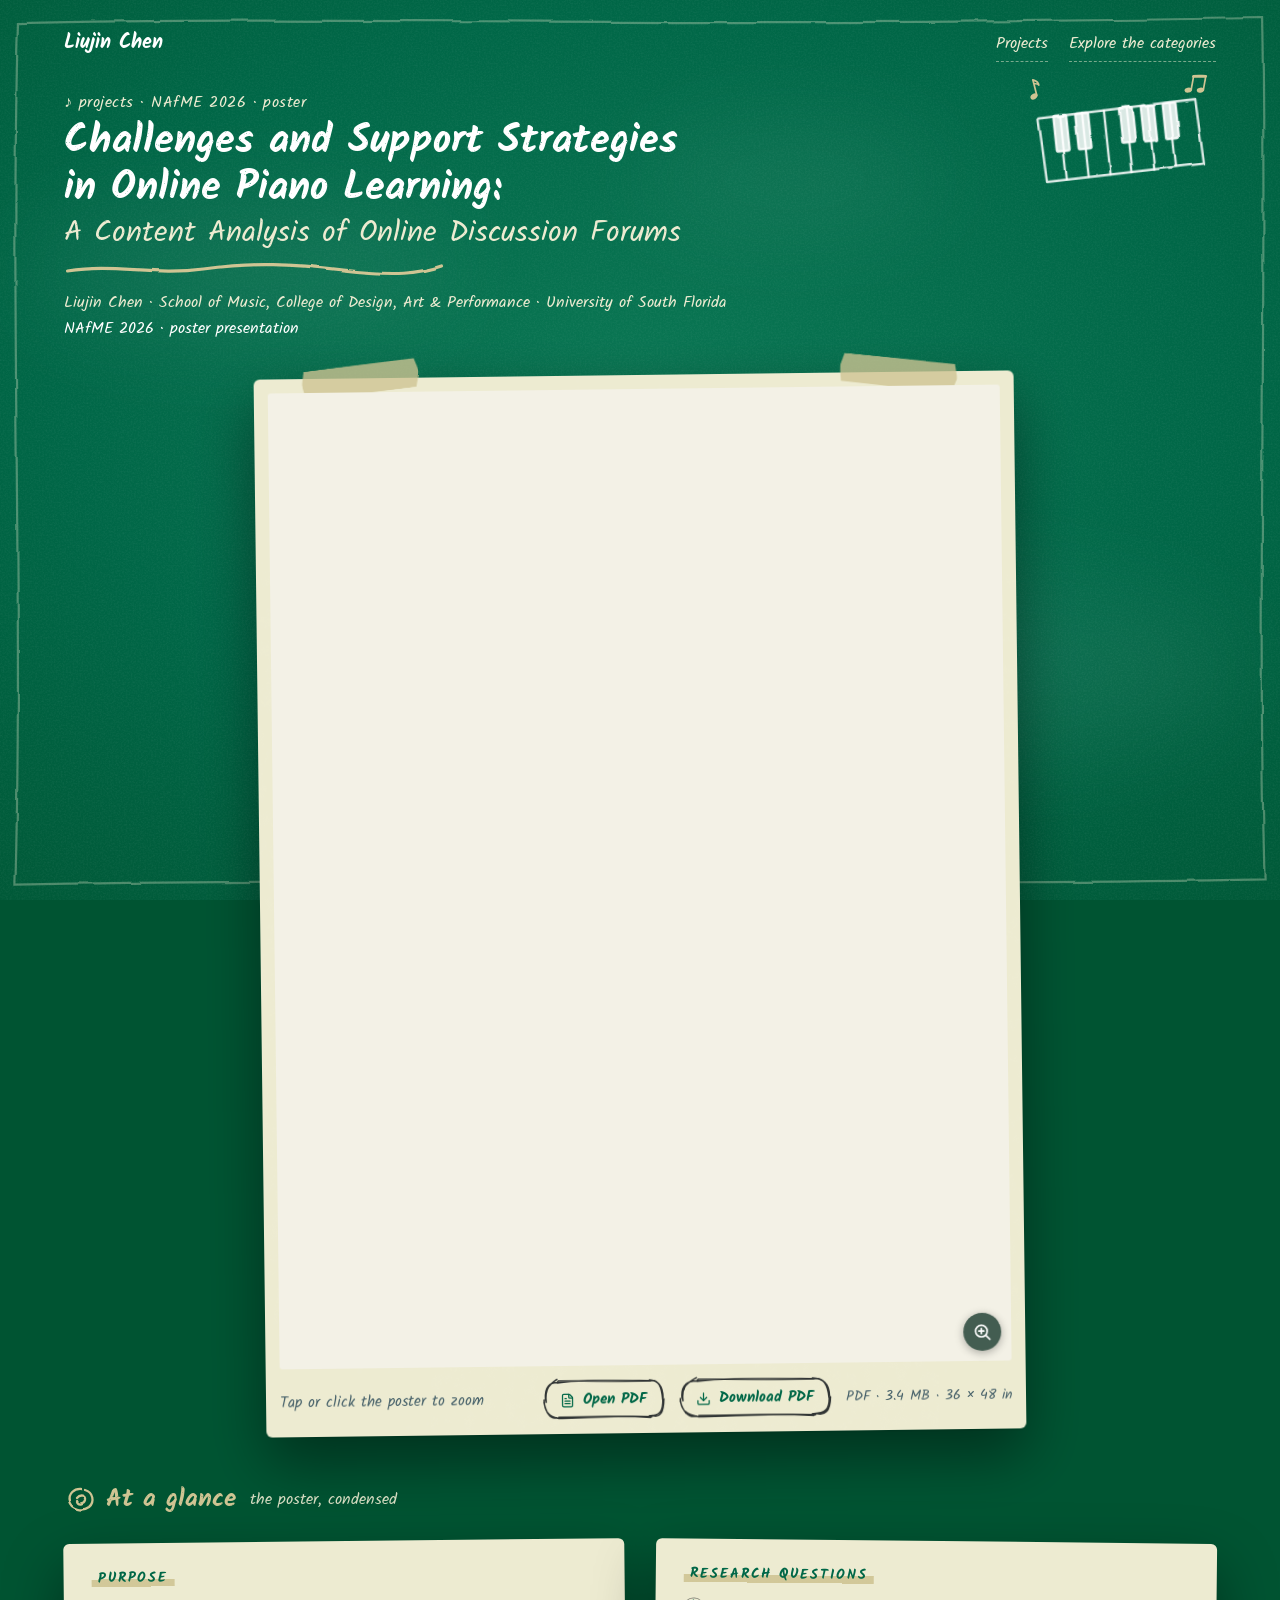
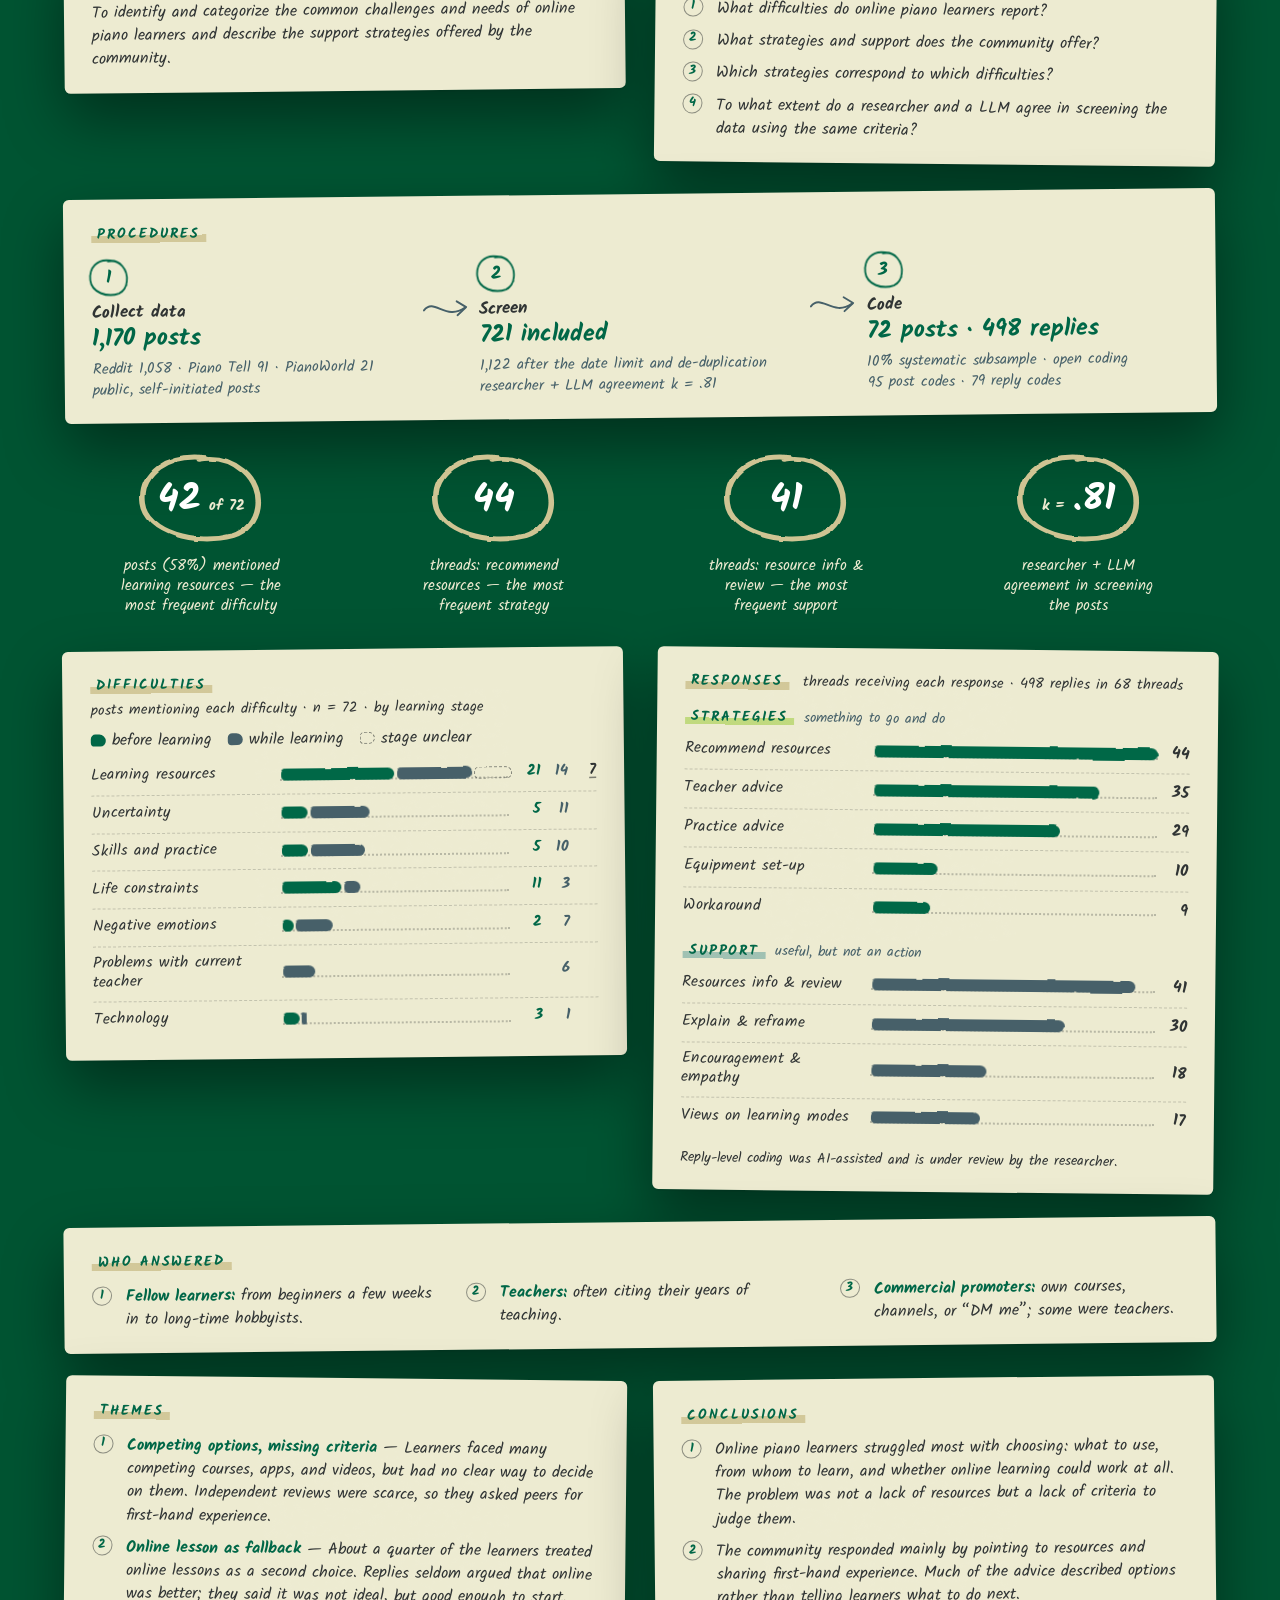
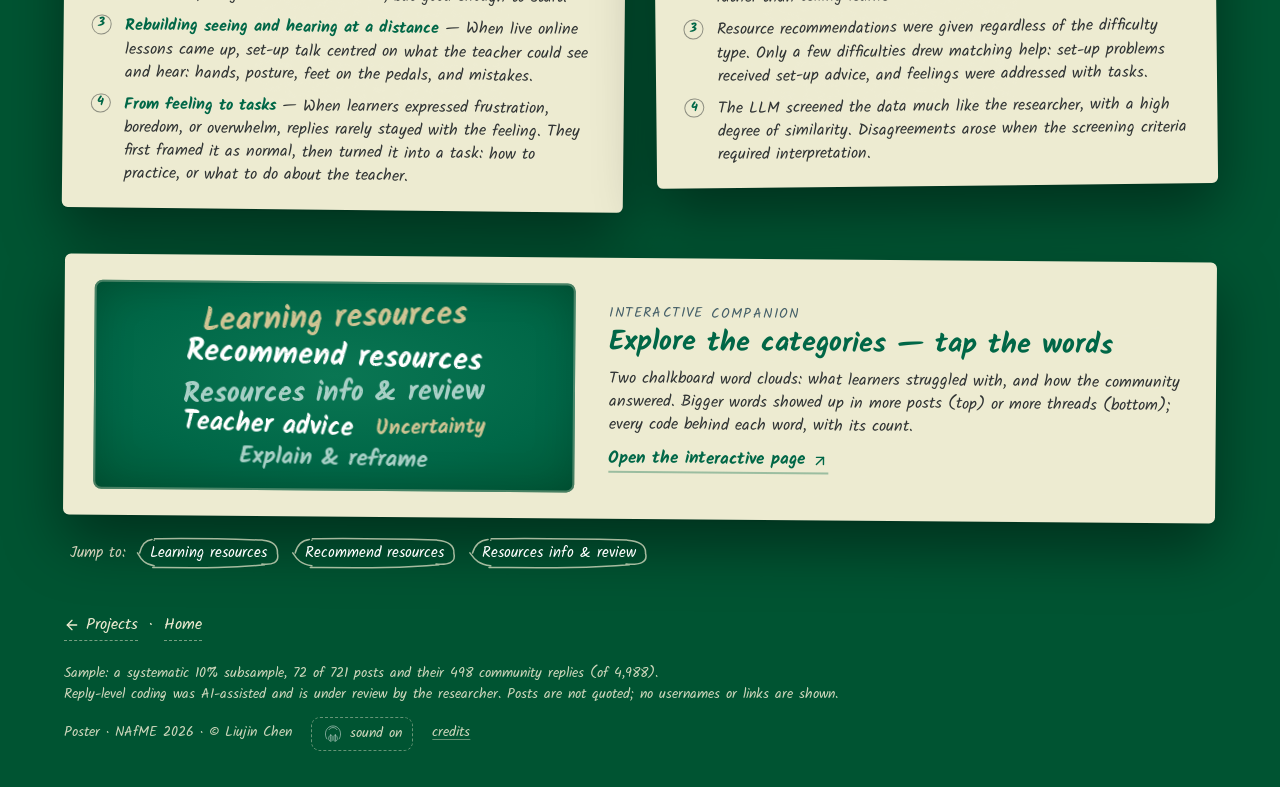
<file: projects/nafme2026/index.html>
<!DOCTYPE html>
<html lang="en" class="no-js" data-theme="chalk">
<head>
<meta charset="utf-8">
<meta name="viewport" content="width=device-width,initial-scale=1,viewport-fit=cover">
<title>Online Piano Learning poster · NAfME 2026 · Liujin Chen</title>
<meta name="description" content="NAfME 2026 poster by Liujin Chen (University of South Florida): a content analysis of online piano-learning forums — 72 posts and their 498 replies — on what learners struggle with and how the community answers. Zoomable poster, PDF, and an interactive look inside the categories.">
<meta name="color-scheme" content="dark">
<meta name="theme-color" content="#005432">
<link rel="canonical" href="https://liujin-chen.github.io/projects/nafme2026/">
<meta property="og:type" content="article">
<meta property="og:title" content="Challenges and Support Strategies in Online Piano Learning — NAfME 2026 poster">
<meta property="og:description" content="A content analysis of online discussion forums: what online piano learners struggle with and how the community answers. Poster by Liujin Chen, University of South Florida.">
<meta property="og:url" content="https://liujin-chen.github.io/projects/nafme2026/">
<meta property="og:image" content="https://liujin-chen.github.io/projects/nafme2026/img/poster-900.jpg">
<meta property="og:image:width" content="900"><meta property="og:image:height" content="1200">
<meta property="og:image:alt" content="Poster: Challenges and Support Strategies in Online Piano Learning — A Content Analysis of Online Discussion Forums. Liujin Chen, University of South Florida, NAfME 2026.">
<meta name="twitter:card" content="summary">
<meta name="twitter:title" content="Challenges and Support Strategies in Online Piano Learning — NAfME 2026 poster">
<meta name="twitter:description" content="What online piano learners struggle with and how forum communities answer — a content analysis by Liujin Chen, USF.">
<meta name="twitter:image" content="https://liujin-chen.github.io/projects/nafme2026/img/poster-900.jpg">
<link rel="icon" href="../../assets/img/favicon.svg" type="image/svg+xml">
<link rel="apple-touch-icon" href="../../assets/img/apple-touch-icon.png">
<link rel="preload" href="../../assets/fonts/kalam-700-latin.woff2" as="font" type="font/woff2" crossorigin>
<link rel="preload" href="../../assets/fonts/kalam-400-latin.woff2" as="font" type="font/woff2" crossorigin>
<link rel="stylesheet" href="../../assets/css/tokens.css?v=20261002">
<link rel="stylesheet" href="../../assets/css/chalk.css?v=20261002">
<script>(function(){var h=document.documentElement;h.className=h.className.replace('no-js','js');try{var q=location.search,skip=/[?&](draw=0|motion=off)/.test(q),force=/[?&]draw=1/.test(q);if(!skip&&!matchMedia('(prefers-reduced-motion: reduce)').matches&&(force||!sessionStorage.getItem('lc-sq'))){h.classList.add('draw');sessionStorage.setItem('lc-sq','1');var done=function(){h.classList.remove('draw')};setTimeout(done,2000);var start=function(){requestAnimationFrame(function(){requestAnimationFrame(done)})};if(document.readyState==='loading')document.addEventListener('DOMContentLoaded',start);else start()}}catch(e){}})();</script>
<script type="application/ld+json">{"@context": "https://schema.org", "@type": "CreativeWork", "additionalType": "https://schema.org/Poster", "name": "Challenges and Support Strategies in Online Piano Learning: A Content Analysis of Online Discussion Forums", "headline": "Challenges and Support Strategies in Online Piano Learning", "description": "NAfME 2026 poster by Liujin Chen (University of South Florida): a content analysis of online piano-learning forums — 72 posts and their 498 replies — on what learners struggle with and how the community answers. Zoomable poster, PDF, and an interactive look inside the categories.", "inLanguage": "en", "url": "https://liujin-chen.github.io/projects/nafme2026/", "image": "https://liujin-chen.github.io/projects/nafme2026/img/poster-900.jpg", "author": {"@type": "Person", "name": "Liujin Chen", "url": "https://liujin-chen.github.io/", "affiliation": {"@type": "CollegeOrUniversity", "name": "University of South Florida"}}, "encoding": {"@type": "MediaObject", "contentUrl": "https://liujin-chen.github.io/projects/nafme2026/Nafme_Poster_Liujin2026.pdf", "encodingFormat": "application/pdf"}, "hasPart": {"@type": "WebPage", "name": "Inside the categories", "url": "https://liujin-chen.github.io/projects/nafme2026/explore.html"}, "keywords": ["online piano learning", "content analysis", "online discussion forums", "music education"]}</script>
</head>
<body>
<a class="skip" href="#main">Skip to content</a>
<svg class="defs" aria-hidden="true" focusable="false">
<filter id="chalk" x="-4%" y="-8%" width="108%" height="116%">
 <feTurbulence type="fractalNoise" baseFrequency="1.1" numOctaves="2" seed="4" result="n"/>
 <feDisplacementMap in="SourceGraphic" in2="n" scale="1.3" xChannelSelector="R" yChannelSelector="G" result="d"/>
 <feColorMatrix in="n" type="matrix" values="0 0 0 0 0  0 0 0 0 0  0 0 0 0 0  0 0 0 -3 3.05" result="grain"/>
 <feComposite in="d" in2="grain" operator="in"/>
</filter>
<filter id="wobble" x="-5%" y="-20%" width="110%" height="140%">
 <feTurbulence type="fractalNoise" baseFrequency=".035" numOctaves="2" seed="9" result="w"/>
 <feDisplacementMap in="SourceGraphic" in2="w" scale="3.5" xChannelSelector="R" yChannelSelector="G"/>
</filter>
<filter id="dust"><feTurbulence type="fractalNoise" baseFrequency=".75" numOctaves="3" seed="2"/>
 <feColorMatrix type="matrix" values="0 0 0 0 1  0 0 0 0 1  0 0 0 0 1  0 0 0 .55 -.2"/></filter>
<filter id="smudge"><feGaussianBlur stdDeviation="38"/></filter>
</svg>
<div class="board" aria-hidden="true"><svg viewBox="0 0 1000 700" preserveAspectRatio="none">
<rect width="1000" height="700" filter="url(#dust)" opacity=".16"/>
<g filter="url(#smudge)" fill="#fff" opacity=".05"><ellipse cx="190" cy="210" rx="170" ry="60"/><ellipse cx="760" cy="520" rx="210" ry="70"/>
<ellipse cx="620" cy="140" rx="120" ry="40"/></g>
<path d="M14 18 C 260 12, 520 22, 986 14 C 990 200, 982 480, 988 684 C 700 690, 320 682, 12 688 C 18 470, 8 240, 14 18 Z"
 fill="none" stroke="#EDEBD1" stroke-opacity=".32" stroke-width="2.2" vector-effect="non-scaling-stroke" filter="url(#wobble)"/>
</svg></div>
<div class="wrap">
<nav class="sitenav" aria-label="Site">
<a class="brand" href="../../index.html">Liujin Chen</a>
<ul role="list"><li><a href="../index.html">Projects</a></li><li><a href="explore.html">Explore the categories</a></li></ul>
</nav>
<header class="hero">
<p class="kicker">♪ projects · NAfME 2026 · poster</p>
<h1 class="chalk-fx">Challenges and Support Strategies in Online Piano Learning: <span class="sub-t">A Content Analysis of Online Discussion Forums</span></h1>
<span class="uline-wrap" aria-hidden="true"><svg class="uline" viewBox="0 0 300 18" preserveAspectRatio="none" aria-hidden="true" focusable="false"><path pathLength="1" d="M2 11 C 40 3, 70 16, 110 9 S 180 4, 220 10 S 280 14, 298 6"
 fill="none" stroke="#CFC493" stroke-width="3.2" stroke-linecap="round" vector-effect="non-scaling-stroke" filter="url(#wobble)"/></svg></span>
<p class="byline">Liujin Chen · School of Music, College of Design, Art &amp; Performance · University of South Florida</p>
<p class="venue">NAfME 2026 · poster presentation<!-- TODO(owner): add session date, time and location once confirmed. Do not guess. --></p>
<svg class="keys" viewBox="0 0 190 100" aria-hidden="true" focusable="false"><g transform="rotate(-6 95 50)" filter="url(#wobble)"
 fill="none" stroke="#fff" stroke-opacity=".85" stroke-width="2.4" stroke-linecap="round" stroke-linejoin="round">
<path d="M14 30 L 172 27 L 174 92 L 16 94 Z"/>
<path d="M36 30 V 93 M58 29 V 93 M80 29 V 93 M102 28 V 93 M124 28 V 93 M146 28 V 92"/>
<g fill="#fff" fill-opacity=".85"><rect x="29" y="29" width="13" height="36" rx="2"/><rect x="51" y="29" width="13" height="36" rx="2"/>
<rect x="95" y="28" width="13" height="36" rx="2"/><rect x="117" y="28" width="13" height="36" rx="2"/><rect x="139" y="28" width="13" height="36" rx="2"/></g>
</g><g fill="#CFC493" stroke="#CFC493" stroke-linecap="round" stroke-linejoin="round">
<g transform="translate(0 -3) rotate(-14 10 12) scale(.72)"><ellipse cx="8.6" cy="26.1" rx="5.3" ry="3.7" transform="rotate(-22 8.6 26.1)" stroke="none"/><path d="M12.9 25.2C12.5 18 13.1 10.6 12.6 3.2c3.1 2.1 7.1 4 6.3 9.2-.6-2-2.8-3-6.1-3.3" fill="none" stroke-width="2.4"/></g>
<g transform="translate(158 -7) rotate(10 12 12) scale(.7)"><ellipse cx="7.4" cy="26.3" rx="5.2" ry="3.6" transform="rotate(-20 7.4 26.3)" stroke="none"/><ellipse cx="24.6" cy="23.4" rx="5.2" ry="3.6" transform="rotate(-20 24.6 23.4)" stroke="none"/><path d="M11.6 25.4c-.3-6.9.2-13.5-.1-20.2M28.8 22.5c-.4-6.6.3-13.1-.2-19.8" fill="none" stroke-width="2.4"/><path d="M11.4 5.6c5.9-1.4 11.5-2.1 17.3-3.1" fill="none" stroke-width="4"/></g></g></svg>
</header>
<main id="main" tabindex="-1">
<figure class="sheet poster tilt" data-tilt-max="4">
<svg class="paper" preserveAspectRatio="none" viewBox="0 0 100 100" aria-hidden="true" focusable="false"><rect width="100" height="100" filter="url(#dust)" opacity=".10"/></svg>
<span class="tape l"></span><span class="tape rt"></span>
<a class="poster-link" href="img/poster-1800.jpg" data-lightbox aria-label="Zoom into the poster">
<picture>
<source type="image/webp" srcset="img/poster-360.webp 360w, img/poster-900.webp 900w, img/poster-1800.webp 1800w" sizes="(min-width:900px) 760px, calc(100vw - 32px)">
<img src="img/poster-900.jpg" srcset="img/poster-360.jpg 360w, img/poster-900.jpg 900w, img/poster-1800.jpg 1800w" sizes="(min-width:900px) 760px, calc(100vw - 32px)" width="900" height="1200" fetchpriority="high" decoding="async" alt="Poster: Challenges and Support Strategies in Online Piano Learning — A Content Analysis of Online Discussion Forums. Liujin Chen, University of South Florida, NAfME 2026." aria-describedby="poster-summary">
</picture>
<span class="zoom-badge" aria-hidden="true"><svg viewBox="0 0 24 24" aria-hidden="true" focusable="false" fill="none" stroke="currentColor" stroke-width="2" stroke-linecap="round" stroke-linejoin="round"><circle cx="11" cy="11" r="7"/><path d="m21 21-4.3-4.3M11 8v6M8 11h6"/></svg></span>
</a>
<figcaption class="sheet-actions">
<span class="zoom">Tap or click the poster to zoom</span>
<a class="btn" href="Nafme_Poster_Liujin2026.pdf" target="_blank" rel="noopener"><svg class="frame" viewBox="0 0 200 48" preserveAspectRatio="none" aria-hidden="true" focusable="false"><path d="M23.66452300027013 5.3897460393607615 C54.065915775299075 2.5129779637783765, 84.19013035818935 3.040800291392207, 175.43200702145697 4.010932748764754 M25.101667531952263 3.3934348676353694 C68.41436124183238 3.3632873489737514, 112.32694165520371 4.499323351609707, 176.48109366558492 4.472331449761986 M176 4 C188.45316193227967 2.0462997384369377, 194.53467408940196 10.719636188695828, 195.82282292172312 25.085254497081042 M174.49179786965252 3.1749659962952137 C188.86813298248998 3.673864439688623, 196.1503682095185 10.290508333804706, 196.44114824119956 22.506750943623484 M196 24 C196.82475029751657 37.65494475637873, 190.63833515768252 42.54306315854192, 174.03575166985394 42.16885551884771 M197.80172597691416 23.914631623774767 C197.24811203781516 39.669510708612705, 190.87141544365636 44.761547402106224, 178.74057791654022 42.11660931225866 M177.99114384129643 43.30436322018504 C146.13488725572824 42.21270014695227, 112.44556868895889 42.15536546162665, 25.607201928645374 42.84429764077068 M175.86372275017203 44.160873553529385 C137.81499068923296 42.032613359349966, 102.34350128881633 42.76716658915877, 24.98708084486425 44.179462442174554 M24 44 C12.082428059230248 41.81818043664098, 2.187857096642256 38.58324535166224, 1.663092415779829 23.93400210812688 M22.503036754578353 43.28718025162816 C11.870855343180397 45.791603994332256, 4.676410412229598 37.540342068237564, 1.559615294374526 26.50987475272268 M4 24 C2.061009781807661 8.869844304273526, 12.254411587367455 4.4350671477615835, 25.146645706146955 4.934881419688463 M5.126289599388838 26.325252098590134 C2.7366160172596574 10.8184358075882, 11.67486808999131 6.570905303917826, 22.900658701099456 1.4561607718095186 M24 4 C24 4, 24 4, 24 4 M24 4 C24 4, 24 4, 24 4"/></svg><svg
  class="lucide lucide-file-text"
  xmlns="http://www.w3.org/2000/svg"
 
 
  viewBox="0 0 24 24"
  fill="none"
  stroke="currentColor"
  stroke-width="2"
  stroke-linecap="round"
  stroke-linejoin="round" aria-hidden="true" focusable="false"><path d="M6 22a2 2 0 0 1-2-2V4a2 2 0 0 1 2-2h8a2.4 2.4 0 0 1 1.704.706l3.588 3.588A2.4 2.4 0 0 1 20 8v12a2 2 0 0 1-2 2z" /><path d="M14 2v5a1 1 0 0 0 1 1h5" /><path d="M10 9H8" /><path d="M16 13H8" /><path d="M16 17H8" /></svg>Open PDF<span class="visually-hidden"> (opens in a new tab)</span></a>
<a class="btn" href="Nafme_Poster_Liujin2026.pdf" download="Liujin-Chen_NAfME2026_poster.pdf"><svg class="frame" viewBox="0 0 200 48" preserveAspectRatio="none" aria-hidden="true" focusable="false"><path d="M23.66452300027013 5.3897460393607615 C54.065915775299075 2.5129779637783765, 84.19013035818935 3.040800291392207, 175.43200702145697 4.010932748764754 M25.101667531952263 3.3934348676353694 C68.41436124183238 3.3632873489737514, 112.32694165520371 4.499323351609707, 176.48109366558492 4.472331449761986 M176 4 C188.45316193227967 2.0462997384369377, 194.53467408940196 10.719636188695828, 195.82282292172312 25.085254497081042 M174.49179786965252 3.1749659962952137 C188.86813298248998 3.673864439688623, 196.1503682095185 10.290508333804706, 196.44114824119956 22.506750943623484 M196 24 C196.82475029751657 37.65494475637873, 190.63833515768252 42.54306315854192, 174.03575166985394 42.16885551884771 M197.80172597691416 23.914631623774767 C197.24811203781516 39.669510708612705, 190.87141544365636 44.761547402106224, 178.74057791654022 42.11660931225866 M177.99114384129643 43.30436322018504 C146.13488725572824 42.21270014695227, 112.44556868895889 42.15536546162665, 25.607201928645374 42.84429764077068 M175.86372275017203 44.160873553529385 C137.81499068923296 42.032613359349966, 102.34350128881633 42.76716658915877, 24.98708084486425 44.179462442174554 M24 44 C12.082428059230248 41.81818043664098, 2.187857096642256 38.58324535166224, 1.663092415779829 23.93400210812688 M22.503036754578353 43.28718025162816 C11.870855343180397 45.791603994332256, 4.676410412229598 37.540342068237564, 1.559615294374526 26.50987475272268 M4 24 C2.061009781807661 8.869844304273526, 12.254411587367455 4.4350671477615835, 25.146645706146955 4.934881419688463 M5.126289599388838 26.325252098590134 C2.7366160172596574 10.8184358075882, 11.67486808999131 6.570905303917826, 22.900658701099456 1.4561607718095186 M24 4 C24 4, 24 4, 24 4 M24 4 C24 4, 24 4, 24 4"/></svg><svg
  class="lucide lucide-download"
  xmlns="http://www.w3.org/2000/svg"
 
 
  viewBox="0 0 24 24"
  fill="none"
  stroke="currentColor"
  stroke-width="2"
  stroke-linecap="round"
  stroke-linejoin="round" aria-hidden="true" focusable="false"><path d="M12 15V3" /><path d="M21 15v4a2 2 0 0 1-2 2H5a2 2 0 0 1-2-2v-4" /><path d="m7 10 5 5 5-5" /></svg>Download PDF</a>
<span class="size">PDF · 3.4 MB · 36 × 48 in</span>
</figcaption>
</figure>

<p id="poster-summary" class="visually-hidden">The poster’s content is summarised as text in the “At a glance” section below.</p>
<section class="glance" id="glance" aria-labelledby="glance-h">
<div class="sechead"><div class="tag"><svg viewBox="0 0 34 30" aria-hidden="true" focusable="false"><path d="M17 4 C 9 3, 3 9, 5 16 C 7 24, 18 27, 25 22 C 31 17, 29 7, 21 5
 M12 13 C 15 9, 22 10, 21 15 C 20 19, 14 20, 13 16" fill="none" stroke="#CFC493" stroke-width="2.3" stroke-linecap="round" filter="url(#wobble)"/></svg><h2 id="glance-h" class="chalk-fx">At a glance</h2></div><p class="sub">the poster, condensed</p></div>
<div class="cards">

<article class="sheet card"><svg class="paper" preserveAspectRatio="none" viewBox="0 0 100 100" aria-hidden="true" focusable="false"><rect width="100" height="100" filter="url(#dust)" opacity=".10"/></svg>
<h3 class="kind">Purpose</h3>
<p>To identify and categorize the common challenges and needs of online piano learners and describe the support strategies offered by the community.</p>
</article>

<article class="sheet card"><svg class="paper" preserveAspectRatio="none" viewBox="0 0 100 100" aria-hidden="true" focusable="false"><rect width="100" height="100" filter="url(#dust)" opacity=".10"/></svg>
<h3 class="kind">Research questions</h3>
<ol class="nlist" role="list">
<li>What difficulties do online piano learners report?</li>
<li>What strategies and support does the community offer?</li>
<li>Which strategies correspond to which difficulties?</li>
<li>To what extent do a researcher and a LLM agree in screening the data using the same criteria?</li>
</ol>
</article>

<article class="sheet card wide"><svg class="paper" preserveAspectRatio="none" viewBox="0 0 100 100" aria-hidden="true" focusable="false"><rect width="100" height="100" filter="url(#dust)" opacity=".10"/></svg>
<h3 class="kind">Procedures</h3>
<ol class="flow" role="list">
<li><span class="step-n" aria-hidden="true"><svg viewBox="0 0 74 64" preserveAspectRatio="none" aria-hidden="true" focusable="false"><path d="M40 6 C 18 3, 4 16, 6 34 C 8 52, 34 60, 54 54 C 70 48, 72 26, 60 14 C 54 8, 46 5, 36 7"
 fill="none" stroke="#CFC493" stroke-width="3" stroke-linecap="round" filter="url(#wobble)"/></svg>1</span><h4>Collect data <b>1,170 posts</b></h4><p class="det">Reddit 1,058 · Piano Tell 91 · PianoWorld 21<br>public, self-initiated posts</p></li>
<li><span class="step-n" aria-hidden="true"><svg viewBox="0 0 74 64" preserveAspectRatio="none" aria-hidden="true" focusable="false"><path d="M40 6 C 18 3, 4 16, 6 34 C 8 52, 34 60, 54 54 C 70 48, 72 26, 60 14 C 54 8, 46 5, 36 7"
 fill="none" stroke="#CFC493" stroke-width="3" stroke-linecap="round" filter="url(#wobble)"/></svg>2</span><h4>Screen <b>721 included</b></h4><p class="det">1,122 after the date limit and de-duplication<br>researcher + LLM agreement k = .81</p></li>
<li><span class="step-n" aria-hidden="true"><svg viewBox="0 0 74 64" preserveAspectRatio="none" aria-hidden="true" focusable="false"><path d="M40 6 C 18 3, 4 16, 6 34 C 8 52, 34 60, 54 54 C 70 48, 72 26, 60 14 C 54 8, 46 5, 36 7"
 fill="none" stroke="#CFC493" stroke-width="3" stroke-linecap="round" filter="url(#wobble)"/></svg>3</span><h4>Code <b>72 posts · 498 replies</b></h4><p class="det">10% systematic subsample · open coding<br>95 post codes · 79 reply codes</p></li>
</ol>
</article>

<ul class="stats wide" aria-label="Headline numbers" role="list">
<li><b><svg viewBox="0 0 74 64" preserveAspectRatio="none" aria-hidden="true" focusable="false"><path d="M40 6 C 18 3, 4 16, 6 34 C 8 52, 34 60, 54 54 C 70 48, 72 26, 60 14 C 54 8, 46 5, 36 7"
 fill="none" stroke="#CFC493" stroke-width="3" stroke-linecap="round" filter="url(#wobble)"/></svg>42<small>of 72</small></b><span>posts (58%) mentioned learning resources — the most frequent difficulty</span></li>
<li><b><svg viewBox="0 0 74 64" preserveAspectRatio="none" aria-hidden="true" focusable="false"><path d="M40 6 C 18 3, 4 16, 6 34 C 8 52, 34 60, 54 54 C 70 48, 72 26, 60 14 C 54 8, 46 5, 36 7"
 fill="none" stroke="#CFC493" stroke-width="3" stroke-linecap="round" filter="url(#wobble)"/></svg>44</b><span>threads: recommend resources — the most frequent strategy</span></li>
<li><b><svg viewBox="0 0 74 64" preserveAspectRatio="none" aria-hidden="true" focusable="false"><path d="M40 6 C 18 3, 4 16, 6 34 C 8 52, 34 60, 54 54 C 70 48, 72 26, 60 14 C 54 8, 46 5, 36 7"
 fill="none" stroke="#CFC493" stroke-width="3" stroke-linecap="round" filter="url(#wobble)"/></svg>41</b><span>threads: resource info &amp; review — the most frequent support</span></li>
<li><b><svg viewBox="0 0 74 64" preserveAspectRatio="none" aria-hidden="true" focusable="false"><path d="M40 6 C 18 3, 4 16, 6 34 C 8 52, 34 60, 54 54 C 70 48, 72 26, 60 14 C 54 8, 46 5, 36 7"
 fill="none" stroke="#CFC493" stroke-width="3" stroke-linecap="round" filter="url(#wobble)"/></svg><small>k =</small>.81</b><span>researcher + LLM agreement in screening the posts</span></li>
</ul>

<article class="sheet card"><svg class="paper" preserveAspectRatio="none" viewBox="0 0 100 100" aria-hidden="true" focusable="false"><rect width="100" height="100" filter="url(#dust)" opacity=".10"/></svg>
<div class="cardhead"><h3 class="kind">Difficulties</h3><p class="msub">posts mentioning each difficulty · n = 72 · by learning stage</p></div>
<p class="legend"><span><i></i>before learning</span><span><i class="while"></i>while learning</span><span><i class="unclear"></i>stage unclear</span></p>
<ul class="bars stage" role="list">
<li><span class="lbl">Learning resources</span><span class="track" aria-hidden="true"><i class="fill" style="--p:0.500"></i><i class="fill while" style="--p:0.333"></i><i class="fill unclear" style="--p:0.167"></i></span><span class="split"><b class="c1">21<span class="visually-hidden"> before learning</span></b><b class="c2">14<span class="visually-hidden"> while learning</span></b><b class="c3">7<span class="visually-hidden"> stage unclear</span></b></span></li><li><span class="lbl">Uncertainty</span><span class="track" aria-hidden="true"><i class="fill" style="--p:0.119"></i><i class="fill while" style="--p:0.262"></i></span><span class="split"><b class="c1">5<span class="visually-hidden"> before learning</span></b><b class="c2">11<span class="visually-hidden"> while learning</span></b></span></li><li><span class="lbl">Skills and practice</span><span class="track" aria-hidden="true"><i class="fill" style="--p:0.119"></i><i class="fill while" style="--p:0.238"></i></span><span class="split"><b class="c1">5<span class="visually-hidden"> before learning</span></b><b class="c2">10<span class="visually-hidden"> while learning</span></b></span></li><li><span class="lbl">Life constraints</span><span class="track" aria-hidden="true"><i class="fill" style="--p:0.262"></i><i class="fill while" style="--p:0.071"></i></span><span class="split"><b class="c1">11<span class="visually-hidden"> before learning</span></b><b class="c2">3<span class="visually-hidden"> while learning</span></b></span></li><li><span class="lbl">Negative emotions</span><span class="track" aria-hidden="true"><i class="fill" style="--p:0.048"></i><i class="fill while" style="--p:0.167"></i></span><span class="split"><b class="c1">2<span class="visually-hidden"> before learning</span></b><b class="c2">7<span class="visually-hidden"> while learning</span></b></span></li><li><span class="lbl">Problems with current teacher</span><span class="track" aria-hidden="true"><i class="fill while" style="--p:0.143"></i></span><span class="split"><b class="c2">6<span class="visually-hidden"> while learning</span></b></span></li><li><span class="lbl">Technology</span><span class="track" aria-hidden="true"><i class="fill" style="--p:0.071"></i><i class="fill while" style="--p:0.024"></i></span><span class="split"><b class="c1">3<span class="visually-hidden"> before learning</span></b><b class="c2">1<span class="visually-hidden"> while learning</span></b></span></li>
</ul>
</article>

<article class="sheet card"><svg class="paper" preserveAspectRatio="none" viewBox="0 0 100 100" aria-hidden="true" focusable="false"><rect width="100" height="100" filter="url(#dust)" opacity=".10"/></svg>
<div class="cardhead"><h3 class="kind">Responses</h3><p class="msub">threads receiving each response · 498 replies in 68 threads</p></div>
<div class="group"><h4 class="kind strat">Strategies</h4><span class="gl">something to go and do</span></div>
<ul class="bars" role="list">
<li><span class="lbl">Recommend resources</span><span class="track" aria-hidden="true"><i class="fill" style="--p:1.000"></i></span><b class="val">44<span class="visually-hidden"> threads</span></b></li><li><span class="lbl">Teacher advice</span><span class="track" aria-hidden="true"><i class="fill" style="--p:0.795"></i></span><b class="val">35<span class="visually-hidden"> threads</span></b></li><li><span class="lbl">Practice advice</span><span class="track" aria-hidden="true"><i class="fill" style="--p:0.659"></i></span><b class="val">29<span class="visually-hidden"> threads</span></b></li><li><span class="lbl">Equipment set-up</span><span class="track" aria-hidden="true"><i class="fill" style="--p:0.227"></i></span><b class="val">10<span class="visually-hidden"> threads</span></b></li><li><span class="lbl">Workaround</span><span class="track" aria-hidden="true"><i class="fill" style="--p:0.205"></i></span><b class="val">9<span class="visually-hidden"> threads</span></b></li>
</ul>
<div class="group"><h4 class="kind supp">Support</h4><span class="gl">useful, but not an action</span></div>
<ul class="bars" role="list">
<li><span class="lbl">Resources info &amp; review</span><span class="track" aria-hidden="true"><i class="fill supp" style="--p:0.932"></i></span><b class="val">41<span class="visually-hidden"> threads</span></b></li><li><span class="lbl">Explain &amp; reframe</span><span class="track" aria-hidden="true"><i class="fill supp" style="--p:0.682"></i></span><b class="val">30<span class="visually-hidden"> threads</span></b></li><li><span class="lbl">Encouragement &amp; empathy</span><span class="track" aria-hidden="true"><i class="fill supp" style="--p:0.409"></i></span><b class="val">18<span class="visually-hidden"> threads</span></b></li><li><span class="lbl">Views on learning modes</span><span class="track" aria-hidden="true"><i class="fill supp" style="--p:0.386"></i></span><b class="val">17<span class="visually-hidden"> threads</span></b></li>
</ul>
<p class="mnote">Reply-level coding was AI-assisted and is under review by the researcher.</p>
</article>

<article class="sheet card wide who"><svg class="paper" preserveAspectRatio="none" viewBox="0 0 100 100" aria-hidden="true" focusable="false"><rect width="100" height="100" filter="url(#dust)" opacity=".10"/></svg>
<h3 class="kind">Who answered</h3>
<ol class="nlist" role="list">
<li><b>Fellow learners:</b> from beginners a few weeks in to long-time hobbyists.</li>
<li><b>Teachers:</b> often citing their years of teaching.</li>
<li><b>Commercial promoters:</b> own courses, channels, or “DM me”; some were teachers.</li>
</ol>
</article>

<article class="sheet card"><svg class="paper" preserveAspectRatio="none" viewBox="0 0 100 100" aria-hidden="true" focusable="false"><rect width="100" height="100" filter="url(#dust)" opacity=".10"/></svg>
<h3 class="kind">Themes</h3>
<ol class="nlist" role="list">
<li><b>Competing options, missing criteria</b> — Learners faced many competing courses, apps, and videos, but had no clear way to decide on them. Independent reviews were scarce, so they asked peers for first-hand experience.</li>
<li><b>Online lesson as fallback</b> — About a quarter of the learners treated online lessons as a second choice. Replies seldom argued that online was better; they said it was not ideal, but good enough to start.</li>
<li><b>Rebuilding seeing and hearing at a distance</b> — When live online lessons came up, set-up talk centred on what the teacher could see and hear: hands, posture, feet on the pedals, and mistakes.</li>
<li><b>From feeling to tasks</b> — When learners expressed frustration, boredom, or overwhelm, replies rarely stayed with the feeling. They first framed it as normal, then turned it into a task: how to practice, or what to do about the teacher.</li>
</ol>
</article>

<article class="sheet card"><svg class="paper" preserveAspectRatio="none" viewBox="0 0 100 100" aria-hidden="true" focusable="false"><rect width="100" height="100" filter="url(#dust)" opacity=".10"/></svg>
<h3 class="kind">Conclusions</h3>
<ol class="nlist" role="list">
<li>Online piano learners struggled most with choosing: what to use, from whom to learn, and whether online learning could work at all. The problem was not a lack of resources but a lack of criteria to judge them.</li>
<li>The community responded mainly by pointing to resources and sharing first-hand experience. Much of the advice described options rather than telling learners what to do next.</li>
<li>Resource recommendations were given regardless of the difficulty type. Only a few difficulties drew matching help: set-up problems received set-up advice, and feelings were addressed with tasks.</li>
<li>The LLM screened the data much like the researcher, with a high degree of similarity. Disagreements arose when the screening criteria required interpretation.</li>
</ol>
</article>

</div>
</section>

<section class="cta-wrap" aria-labelledby="cta-h">
<a class="sheet cta" href="explore.html"><svg class="paper" preserveAspectRatio="none" viewBox="0 0 100 100" aria-hidden="true" focusable="false"><rect width="100" height="100" filter="url(#dust)" opacity=".10"/></svg>
<span class="mini" aria-hidden="true">
<span class="mw chalk-fx" style="--s:1;--r:-2deg">Learning resources</span>
<span class="mw strat chalk-fx" style="--s:.9;--r:1.6deg">Recommend resources</span>
<span class="mw supp chalk-fx" style="--s:.78;--r:-1deg">Resources info &amp; review</span>
<span class="mw strat chalk-fx" style="--s:.66;--r:2deg">Teacher advice</span>
<span class="mw chalk-fx" style="--s:.42;--r:-1.5deg">Uncertainty</span>
<span class="mw supp chalk-fx" style="--s:.52;--r:1deg">Explain &amp; reframe</span>
</span>
<span class="cta-text">
<span class="eyebrow">Interactive companion</span>
<strong class="cta-t" id="cta-h">Explore the categories — tap the words</strong>
<span class="p">Two chalkboard word clouds: what learners struggled with, and how the community answered. Bigger words showed up in more posts (top) or more threads (bottom); every code behind each word, with its count.</span>
<span class="go">Open the interactive page<svg
  class="lucide lucide-arrow-up-right"
  xmlns="http://www.w3.org/2000/svg"
 
 
  viewBox="0 0 24 24"
  fill="none"
  stroke="currentColor"
  stroke-width="2"
  stroke-linecap="round"
  stroke-linejoin="round" aria-hidden="true" focusable="false"><path d="M7 7h10v10" /><path d="M7 17 17 7" /></svg></span>
</span>
</a>
<nav class="chips" aria-label="Jump straight to a category"><span>Jump to:</span>
<a class="chip" href="explore.html#open-D1"><svg class="frame" viewBox="0 0 120 30" preserveAspectRatio="none" aria-hidden="true" focusable="false"><path d="M15.322377341799438 1.6766660006716847 C33.569199196621774 1.4545273999767376, 53.06506260875612 0.911665932376869, 104.54979854803533 2.9257122131064532 M105 3 C113.73625466804951 3.9490814181044698, 117.30913332086057 8.774531260319055, 117.05423886161297 15.164088919945062 M117 15 C118.9484020171687 24.31377075035125, 112.82789020519704 26.28809506613761, 104.19846686106175 25.39385031182319 M106.41301685292274 25.936507433466613 C78.43557643145323 29.285428774734026, 53.87345297317951 28.85261742510367, 13.866283837147057 28.58710292559117 M15 27 C7.348348644562066 25.337421655468642, 4.680731126852334 21.972224288992585, 1.2453212114050982 14.900195735506713 M3 15 C4.802872762270272 5.871107548289001, 8.232463458366691 2.843598818592727, 13.238653961010277 2.2653519270941613 M15 3 C15 3, 15 3, 15 3"/></svg>Learning resources</a>
<a class="chip" href="explore.html#open-T1"><svg class="frame" viewBox="0 0 120 30" preserveAspectRatio="none" aria-hidden="true" focusable="false"><path d="M15.322377341799438 1.6766660006716847 C33.569199196621774 1.4545273999767376, 53.06506260875612 0.911665932376869, 104.54979854803533 2.9257122131064532 M105 3 C113.73625466804951 3.9490814181044698, 117.30913332086057 8.774531260319055, 117.05423886161297 15.164088919945062 M117 15 C118.9484020171687 24.31377075035125, 112.82789020519704 26.28809506613761, 104.19846686106175 25.39385031182319 M106.41301685292274 25.936507433466613 C78.43557643145323 29.285428774734026, 53.87345297317951 28.85261742510367, 13.866283837147057 28.58710292559117 M15 27 C7.348348644562066 25.337421655468642, 4.680731126852334 21.972224288992585, 1.2453212114050982 14.900195735506713 M3 15 C4.802872762270272 5.871107548289001, 8.232463458366691 2.843598818592727, 13.238653961010277 2.2653519270941613 M15 3 C15 3, 15 3, 15 3"/></svg>Recommend resources</a>
<a class="chip" href="explore.html#open-U1"><svg class="frame" viewBox="0 0 120 30" preserveAspectRatio="none" aria-hidden="true" focusable="false"><path d="M15.322377341799438 1.6766660006716847 C33.569199196621774 1.4545273999767376, 53.06506260875612 0.911665932376869, 104.54979854803533 2.9257122131064532 M105 3 C113.73625466804951 3.9490814181044698, 117.30913332086057 8.774531260319055, 117.05423886161297 15.164088919945062 M117 15 C118.9484020171687 24.31377075035125, 112.82789020519704 26.28809506613761, 104.19846686106175 25.39385031182319 M106.41301685292274 25.936507433466613 C78.43557643145323 29.285428774734026, 53.87345297317951 28.85261742510367, 13.866283837147057 28.58710292559117 M15 27 C7.348348644562066 25.337421655468642, 4.680731126852334 21.972224288992585, 1.2453212114050982 14.900195735506713 M3 15 C4.802872762270272 5.871107548289001, 8.232463458366691 2.843598818592727, 13.238653961010277 2.2653519270941613 M15 3 C15 3, 15 3, 15 3"/></svg>Resources info &amp; review</a>
</nav>
</section>

<nav class="backnav" aria-label="Back"><a href="../index.html"><svg
  class="lucide lucide-arrow-left"
  xmlns="http://www.w3.org/2000/svg"
 
 
  viewBox="0 0 24 24"
  fill="none"
  stroke="currentColor"
  stroke-width="2"
  stroke-linecap="round"
  stroke-linejoin="round" aria-hidden="true" focusable="false"><path d="m12 19-7-7 7-7" /><path d="M19 12H5" /></svg>Projects</a><span aria-hidden="true">·</span><a href="../../index.html">Home</a></nav>
</main>

<footer class="site-foot">
<p>Sample: a systematic 10% subsample, 72 of 721 posts and their 498 community replies (of 4,988).</p>
<p>Reply-level coding was AI-assisted and is under review by the researcher. Posts are not quoted; no usernames or links are shown.</p>
<p class="row"><span>Poster · NAfME 2026 · © Liujin Chen</span><button type="button" class="sound-toggle" data-sound-toggle data-mascot aria-pressed="true"><svg class="mascot" aria-hidden="true" focusable="false" viewBox="0 0 72 72" xmlns="http://www.w3.org/2000/svg"><g><path fill="none" stroke="currentColor" stroke-linecap="round" stroke-linejoin="round" stroke-width="2" d="m31.1611,40.6344c.9756.5038,1.643,1.5194,1.643,2.6874l-.0002,15.5047c-.0651,1.2243.0944,1.6453-1.8007,2.7478"/><path fill="none" stroke="currentColor" stroke-linecap="round" stroke-linejoin="round" stroke-width="2" d="m27.5419,39.6241s-6.354,1.7853-7.0674,11.4887,6.9726,11.424,6.9726,11.424c0,0,.0948-22.9127.0948-22.9127Z"/><path fill="none" stroke="currentColor" stroke-linecap="round" stroke-linejoin="round" stroke-width="2" d="m40.8586,40.6258c-.8573.5269-1.4336,1.4669-1.4456,2.5423l-.1726,15.5037c-.0139,1.2475.7356,2.3231,1.8156,2.7878"/><path fill="none" stroke="currentColor" stroke-linecap="round" stroke-linejoin="round" stroke-width="2" d="m44.716,39.5293s6.3337,1.8559,6.939,11.5667c.6052,9.7107-7.0995,11.3456-7.0995,11.3456l.1605-22.9123Z"/><path fill="none" stroke="currentColor" stroke-linecap="round" stroke-linejoin="round" stroke-width="2" d="m58.0474,53.8081c3.209-5.0583,5.0887-11.1701,5.0887-18.1887,0-15.7593-11.3519-28.5359-27.1053-28.5525v-.0007c-.0053,0-.0102.0002-.0154.0002-.0051,0-.0102-.0002-.0153-.0002v.0007c-15.7534.0166-27.1053,12.7932-27.1053,28.5525,0,7.0186,1.8794,13.1304,5.0884,18.1887"/><path fill="none" stroke="currentColor" stroke-linecap="round" stroke-linejoin="round" stroke-width="2" d="m50.2136,20.1939c-3.1322-4.4436-8.1665-7.3121-14.1882-7.3184v-.0005c-.0034,0-.0066.0001-.01.0001-.0033,0-.0066-.0001-.0099-.0001v.0005c-5.9961.0063-11.0132,2.8504-14.1482,7.2618"/></g></svg><span data-sound-label>sound on</span></button><a href="../../credits.html">credits</a></p>
</footer>
</div>

<dialog class="lightbox" id="lb" aria-label="Poster, zoomable">
<div class="lb-bar">
<button type="button" class="lb-btn" data-lb-zoom="out" aria-label="Zoom out">−</button>
<button type="button" class="lb-btn" data-lb-zoom="in" aria-label="Zoom in">+</button>
<button type="button" class="lb-btn text" data-lb-zoom="reset" aria-label="Fit the poster to the screen">fit</button>
<a class="lb-btn text" href="Nafme_Poster_Liujin2026.pdf" download="Liujin-Chen_NAfME2026_poster.pdf"><svg
  class="lucide lucide-download"
  xmlns="http://www.w3.org/2000/svg"
 
 
  viewBox="0 0 24 24"
  fill="none"
  stroke="currentColor"
  stroke-width="2"
  stroke-linecap="round"
  stroke-linejoin="round" aria-hidden="true" focusable="false"><path d="M12 15V3" /><path d="M21 15v4a2 2 0 0 1-2 2H5a2 2 0 0 1-2-2v-4" /><path d="m7 10 5 5 5-5" /></svg><span>Download PDF</span></a>
<button type="button" class="lb-btn lb-close" aria-label="Close"><svg viewBox="0 0 46 46" aria-hidden="true" focusable="false"><path d="M23 4 C 10 3, 3 13, 5 25 C 7 38, 22 44, 33 38 C 43 32, 44 16, 35 9 C 31 6, 26 4, 21 5"
 fill="none" stroke="#303434" stroke-width="2.2" stroke-linecap="round" filter="url(#wobble)"/>
<path d="M16 16 L 30 30 M30 16 L 16 30" stroke="#303434" stroke-width="2.6" stroke-linecap="round"/></svg></button>
</div>
<div class="stage"><img id="lb-img" alt="Poster: Challenges and Support Strategies in Online Piano Learning — A Content Analysis of Online Discussion Forums. Liujin Chen, University of South Florida, NAfME 2026." data-src="img/poster-1800.jpg" data-hires="img/poster-3600.webp" draggable="false"></div>
<p class="lb-hint">scroll or pinch to zoom · drag to pan · double-tap to reset · Esc to close</p>
</dialog>

<script src="../../assets/js/core.js?v=20261002" defer></script>
<script src="../../assets/js/dust.js?v=20261002" defer></script>
<script src="../../assets/js/piano.js?v=20261002" defer></script>
<script src="../../assets/js/tilt.js?v=20261002" defer></script>
<script src="../../assets/js/ambient.js?v=20261002" defer></script>
<script src="../../assets/js/lightbox.js?v=20261002" defer></script>
</body>
</html>
</file>
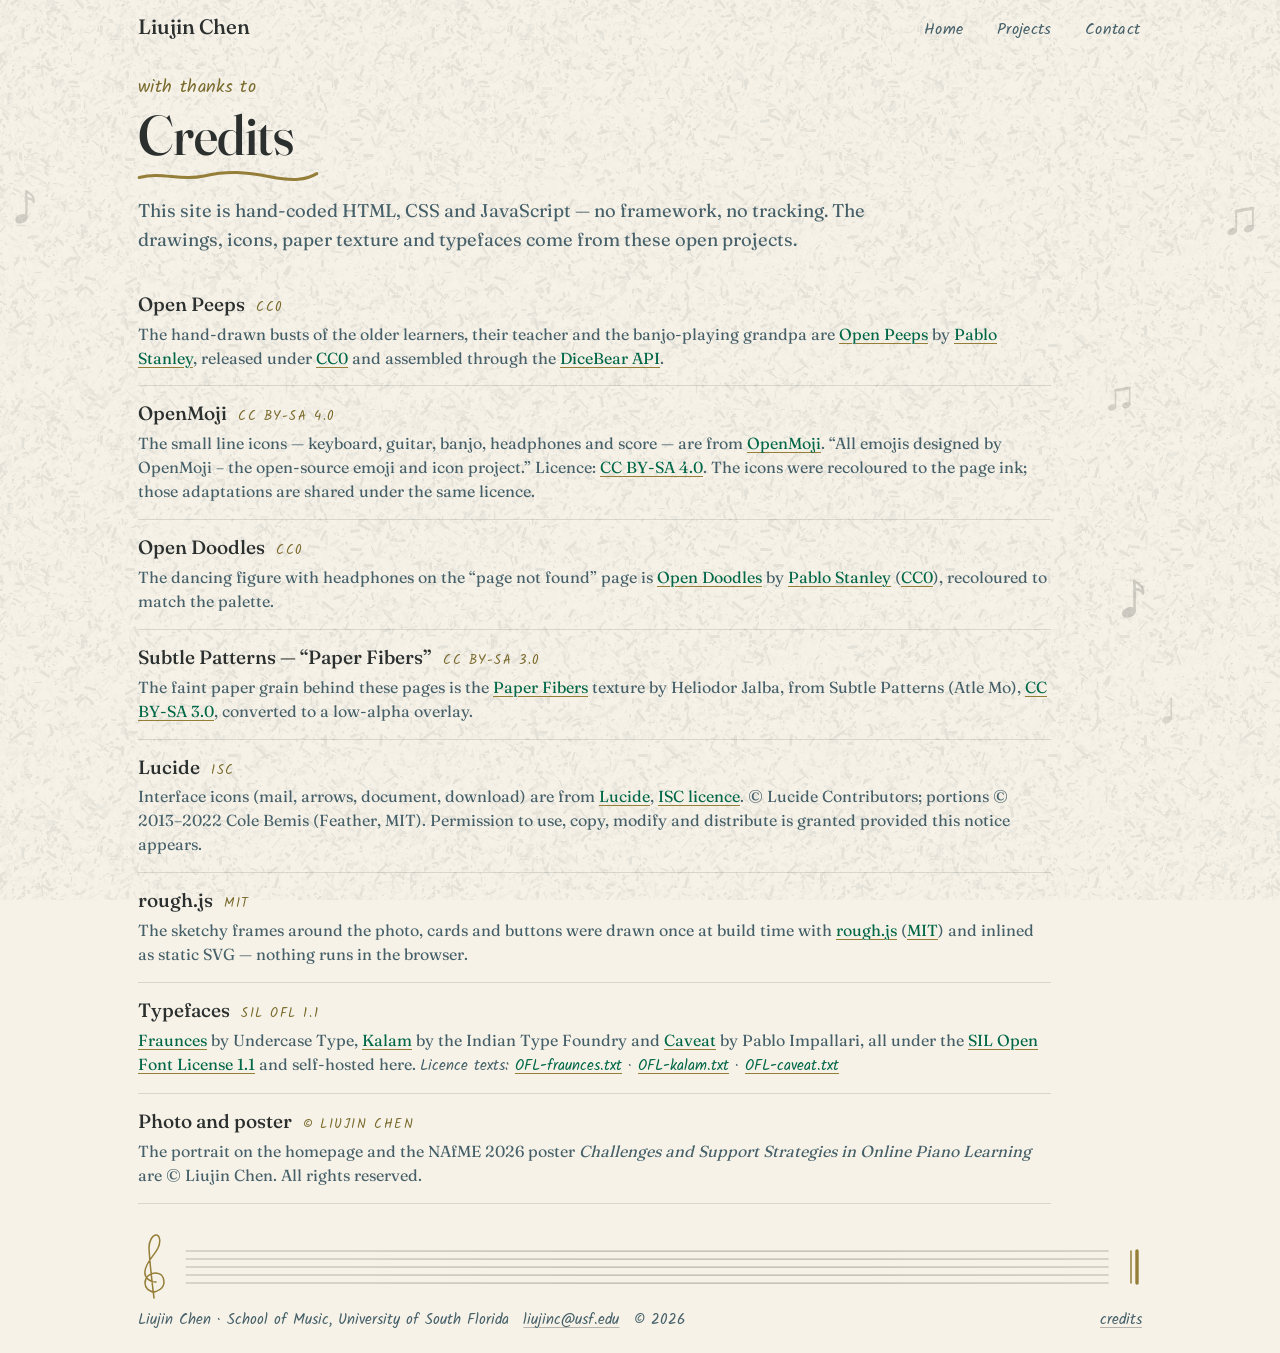
<file: credits.html>
<!DOCTYPE html>
<html lang="en" class="no-js page-credits">
<head>
<meta charset="utf-8">
<meta name="viewport" content="width=device-width,initial-scale=1,viewport-fit=cover">
<title>Credits · Liujin Chen</title>
<meta name="description" content="Attribution and licences for the open-source illustrations, icons, texture and typefaces used on Liujin Chen’s website.">
<meta name="color-scheme" content="light">
<meta name="theme-color" content="#F6F2E8">
<link rel="canonical" href="https://liujin-chen.github.io/credits.html">
<meta property="og:type" content="website">
<meta property="og:title" content="Credits · Liujin Chen">
<meta property="og:description" content="Attribution and licences for the open-source illustrations, icons, texture and typefaces used on Liujin Chen’s website.">
<meta property="og:url" content="https://liujin-chen.github.io/credits.html">
<meta property="og:image" content="https://liujin-chen.github.io/assets/img/og.jpg">
<meta property="og:image:width" content="1200"><meta property="og:image:height" content="630">
<meta property="og:image:alt" content="Liujin Chen — music education researcher, University of South Florida">
<meta name="twitter:card" content="summary_large_image">
<meta name="twitter:title" content="Credits · Liujin Chen">
<meta name="twitter:description" content="Attribution and licences for the open-source illustrations, icons, texture and typefaces used on Liujin Chen’s website.">
<meta name="twitter:image" content="https://liujin-chen.github.io/assets/img/og.jpg">
<link rel="icon" href="assets/img/favicon.svg" type="image/svg+xml">
<link rel="apple-touch-icon" href="assets/img/apple-touch-icon.png">
<link rel="preload" href="assets/fonts/fraunces-latin.woff2" as="font" type="font/woff2" crossorigin>
<link rel="preload" href="assets/fonts/kalam-400-latin.woff2" as="font" type="font/woff2" crossorigin>
<link rel="stylesheet" href="assets/css/tokens.css?v=20261002">
<link rel="stylesheet" href="assets/css/site.css?v=20261002">
<script>document.documentElement.className=document.documentElement.className.replace('no-js','js')</script>
<style>
.page-credits .name{font-size:clamp(36px,4.6vw,56px)}
.page-credits .uline{width:min(100%,180px);margin-bottom:.9rem}
.credits-head{padding-top:clamp(.2rem,1.4vw,.9rem)}
.credits-head .lede{font-size:clamp(1rem,.95rem + .3vw,1.15rem)}
.credits{max-width:46em;margin-block:1.4rem 2.2rem;display:grid}
.credits li{position:relative;padding:.95rem 0 1.05rem}
.credits li::after{content:"";position:absolute;left:0;right:0;bottom:0;height:1px;background:var(--rule)}
.credits h2{display:flex;flex-wrap:wrap;align-items:baseline;gap:.2rem .7rem;font-family:var(--f-serif);font-weight:500;font-size:1.2rem;line-height:1.3;font-variation-settings:"opsz" 24,"SOFT" 50}
.credits .lic{font-family:var(--f-hand);font-weight:400;font-size:.8rem;letter-spacing:.12em;text-transform:uppercase;color:var(--brass-text);white-space:nowrap}
.credits p{margin-top:.3rem;font-size:1rem;line-height:1.5;color:var(--ink-2)}
.credits .files{font-family:var(--f-hand);font-size:.92rem}
</style>
</head>
<body>
<a class="skip" href="#main">Skip to content</a>
<div class="ambient" aria-hidden="true"></div>
<div class="page wrap">
<header class="site-head" data-avoid>
<a class="brand" href="index.html">Liujin Chen</a>
<nav class="site-nav" aria-label="Primary">
<a href="index.html">Home<svg class="squig" viewBox="0 0 60 7" preserveAspectRatio="none" aria-hidden="true" focusable="false"><path d="M1 4.5 C 10 1, 20 6, 30 3.5 S 50 1.5, 59 4.5"/></svg></a>
<a href="projects/index.html">Projects<svg class="squig" viewBox="0 0 60 7" preserveAspectRatio="none" aria-hidden="true" focusable="false"><path d="M1 4.5 C 10 1, 20 6, 30 3.5 S 50 1.5, 59 4.5"/></svg></a>
<a href="mailto:liujinc@usf.edu">Contact<svg class="squig" viewBox="0 0 60 7" preserveAspectRatio="none" aria-hidden="true" focusable="false"><path d="M1 4.5 C 10 1, 20 6, 30 3.5 S 50 1.5, 59 4.5"/></svg></a>
</nav>
</header>
<main id="main" tabindex="-1">
<section class="credits-head" data-avoid>
<p class="kicker">with thanks to</p>
<h1 class="name">Credits</h1>
<svg class="uline" viewBox="0 0 300 18" preserveAspectRatio="none" aria-hidden="true" focusable="false"><path pathLength="1" d="M2 11 C 40 3, 70 16, 110 9 S 180 4, 220 10 S 280 14, 298 6"/></svg>
<p class="lede">This site is hand-coded HTML, CSS and JavaScript — no framework, no tracking. The drawings, icons, paper texture and typefaces come from these open projects.</p>
</section>
<ul class="credits" data-avoid role="list">
<li><h2>Open Peeps<span class="lic">CC0</span></h2><p>The hand-drawn busts of the older learners, their teacher and the banjo-playing grandpa are <a href="https://www.openpeeps.com/">Open Peeps</a> by <a href="https://pablostanley.com/">Pablo Stanley</a>, released under <a href="https://creativecommons.org/publicdomain/zero/1.0/">CC0</a> and assembled through the <a href="https://www.dicebear.com/styles/open-peeps/">DiceBear API</a>.</p></li><li><h2>OpenMoji<span class="lic">CC BY-SA 4.0</span></h2><p>The small line icons — keyboard, guitar, banjo, headphones and score — are from <a href="https://openmoji.org/">OpenMoji</a>. “All emojis designed by OpenMoji – the open-source emoji and icon project.” Licence: <a href="https://creativecommons.org/licenses/by-sa/4.0/">CC BY-SA 4.0</a>. The icons were recoloured to the page ink; those adaptations are shared under the same licence.</p></li><li><h2>Open Doodles<span class="lic">CC0</span></h2><p>The dancing figure with headphones on the “page not found” page is <a href="https://www.opendoodles.com/">Open Doodles</a> by <a href="https://pablostanley.com/">Pablo Stanley</a> (<a href="https://creativecommons.org/publicdomain/zero/1.0/">CC0</a>), recoloured to match the palette.</p></li><li><h2>Subtle Patterns — “Paper Fibers”<span class="lic">CC BY-SA 3.0</span></h2><p>The faint paper grain behind these pages is the <a href="https://www.toptal.com/designers/subtlepatterns/paper-fibers/">Paper Fibers</a> texture by Heliodor Jalba, from Subtle Patterns (Atle Mo), <a href="https://creativecommons.org/licenses/by-sa/3.0/">CC BY-SA 3.0</a>, converted to a low-alpha overlay.</p></li><li><h2>Lucide<span class="lic">ISC</span></h2><p>Interface icons (mail, arrows, document, download) are from <a href="https://lucide.dev/">Lucide</a>, <a href="https://lucide.dev/license">ISC licence</a>. © Lucide Contributors; portions © 2013–2022 Cole Bemis (Feather, MIT). Permission to use, copy, modify and distribute is granted provided this notice appears.</p></li><li><h2>rough.js<span class="lic">MIT</span></h2><p>The sketchy frames around the photo, cards and buttons were drawn once at build time with <a href="https://roughjs.com/">rough.js</a> (<a href="https://github.com/rough-stuff/rough/blob/master/LICENSE">MIT</a>) and inlined as static SVG — nothing runs in the browser.</p></li><li><h2>Typefaces<span class="lic">SIL OFL 1.1</span></h2><p><a href="https://github.com/undercasetype/Fraunces">Fraunces</a> by Undercase Type, <a href="https://fonts.google.com/specimen/Kalam">Kalam</a> by the Indian Type Foundry and <a href="https://fonts.google.com/specimen/Caveat">Caveat</a> by Pablo Impallari, all under the <a href="https://openfontlicense.org/">SIL Open Font License 1.1</a> and self-hosted here. <span class="files">Licence texts: <a href="assets/fonts/OFL-fraunces.txt">OFL-fraunces.txt</a> · <a href="assets/fonts/OFL-kalam.txt">OFL-kalam.txt</a> · <a href="assets/fonts/OFL-caveat.txt">OFL-caveat.txt</a></span></p></li><li><h2>Photo and poster<span class="lic">© Liujin Chen</span></h2><p>The portrait on the homepage and the NAfME 2026 poster <em>Challenges and Support Strategies in Online Piano Learning</em> are © Liujin Chen. All rights reserved.</p></li>
</ul>
</main>
<div class="staff" aria-hidden="true"><svg class="lines" viewBox="0 0 1000 56" preserveAspectRatio="none"><path class="line" pathLength="1" d="M48 12 C 300 10.5, 700 13.5, 970 12"/><path class="line" pathLength="1" d="M48 20 C 300 18.5, 700 21.5, 970 20"/><path class="line" pathLength="1" d="M48 28 C 300 26.5, 700 29.5, 970 28"/><path class="line" pathLength="1" d="M48 36 C 300 34.5, 700 37.5, 970 36"/><path class="line" pathLength="1" d="M48 44 C 300 42.5, 700 45.5, 970 44"/></svg><svg class="clef-svg" viewBox="0 0 34 70"><path class="clef" d="M17 60 C 11 60, 7 56, 7 51 C 7 45, 12 41, 17 41 C 23 41, 26 45, 26 50 C 26 56, 20 60, 14 60 M16 66 C 14 50, 12 34, 11 16 C 11 8, 15 3, 18 3 C 22 3, 23 10, 20 16 C 16 24, 8 30, 7 39 C 6 46, 12 50, 18 50"/></svg><svg class="bar-svg" viewBox="0 0 14 56" preserveAspectRatio="none"><path class="bar" d="M3 12 V 44"/><path class="bar" d="M9 12 V 44" style="stroke-width:3.4"/></svg></div>
<footer class="site-foot" data-avoid>
<p class="meta"><span>Liujin Chen · School of Music, University of South Florida</span><a href="mailto:liujinc@usf.edu">liujinc@usf.edu</a><span>© 2026</span></p>
<p class="meta"><a href="credits.html">credits</a></p>
</footer>
</div>
<script src="assets/js/core.js?v=20261002" defer></script>
<script src="assets/js/dust.js?v=20261002" defer></script>
<script src="assets/js/tilt.js?v=20261002" defer></script>
<script src="assets/js/ambient.js?v=20261002" defer></script>
</body>
</html>
</file>
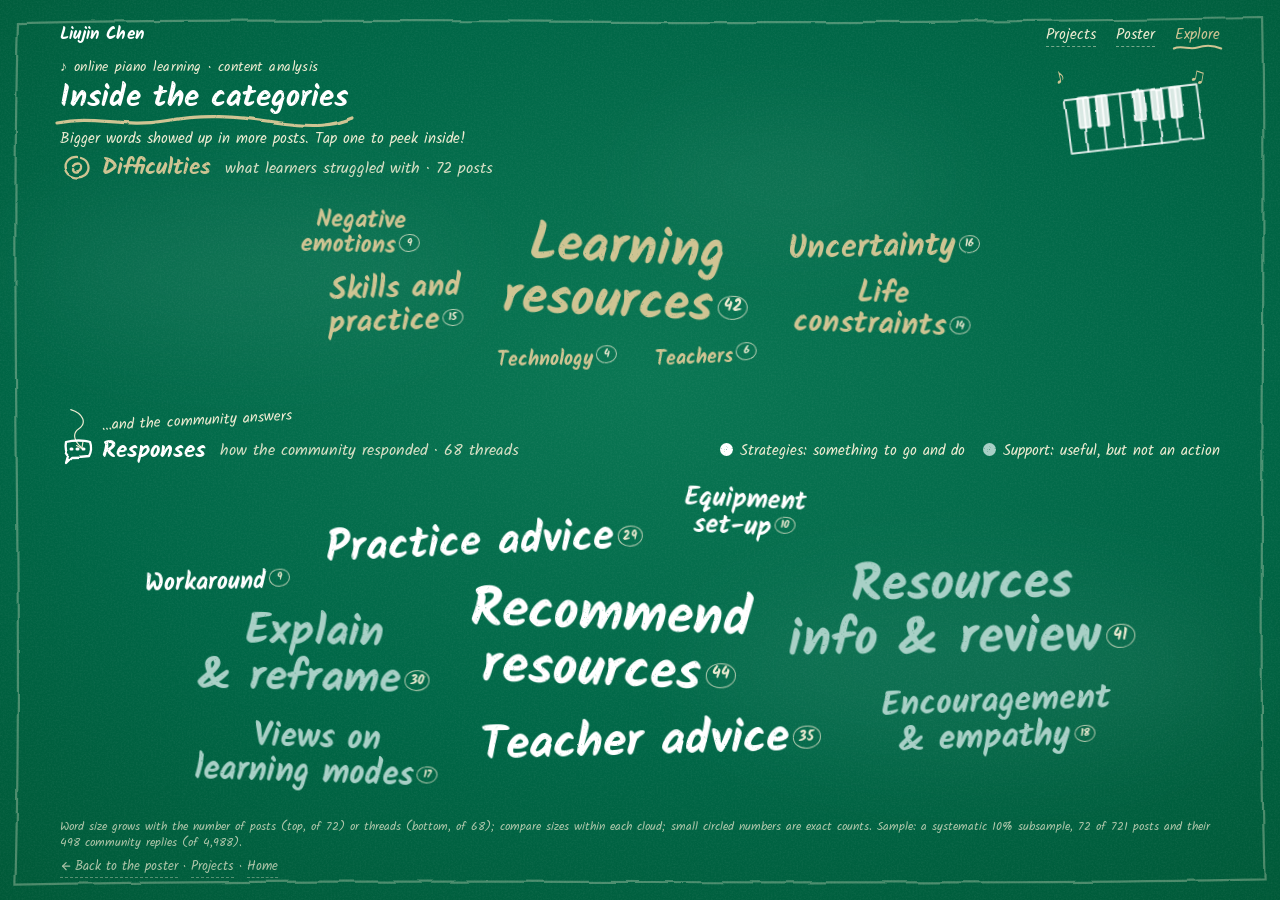
<file: projects/nafme2026/explore.html>
<!DOCTYPE html>
<html lang="en" data-theme="chalk"><head><meta charset="utf-8">
<meta name="viewport" content="width=device-width,initial-scale=1,viewport-fit=cover">
<meta name="color-scheme" content="dark">
<title>Inside the categories · Online piano learning poster · Liujin Chen</title>
<meta name="description" content="Interactive word clouds from Liujin Chen's NAfME 2026 poster on online piano learning: the difficulties learners wrote about and how the community responded. Tap a word to see its codes and counts.">
<meta name="theme-color" content="#005432">
<link rel="canonical" href="https://liujin-chen.github.io/projects/nafme2026/explore.html">
<meta property="og:type" content="article">
<meta property="og:title" content="Inside the categories · Online piano learning poster · Liujin Chen">
<meta property="og:description" content="Interactive word clouds from Liujin Chen's NAfME 2026 poster on online piano learning: the difficulties learners wrote about and how the community responded. Tap a word to see its codes and counts.">
<meta property="og:url" content="https://liujin-chen.github.io/projects/nafme2026/explore.html">
<meta property="og:image" content="https://liujin-chen.github.io/projects/nafme2026/img/poster-900.jpg">
<meta property="og:image:width" content="900"><meta property="og:image:height" content="1200">
<meta property="og:image:alt" content="Poster: Challenges and Support Strategies in Online Piano Learning — Liujin Chen, NAfME 2026">
<meta name="twitter:card" content="summary">
<meta name="twitter:title" content="Inside the categories · Online piano learning poster · Liujin Chen">
<meta name="twitter:description" content="Interactive word clouds from Liujin Chen's NAfME 2026 poster on online piano learning: the difficulties learners wrote about and how the community responded. Tap a word to see its codes and counts.">
<meta name="twitter:image" content="https://liujin-chen.github.io/projects/nafme2026/img/poster-900.jpg">
<link rel="icon" href="../../assets/img/favicon.svg" type="image/svg+xml">
<link rel="apple-touch-icon" href="../../assets/img/apple-touch-icon.png">
<link rel="preload" href="../../assets/fonts/kalam-700-latin.woff2" as="font" type="font/woff2" crossorigin>
<link rel="preload" href="../../assets/fonts/kalam-400-latin.woff2" as="font" type="font/woff2" crossorigin>
<!-- tokens.css supplies the self-hosted "Chalk"/"Note" alias fonts (Kalam) and the chalk-theme tokens; the generated page CSS below stays later in the cascade -->
<link rel="stylesheet" href="../../assets/css/tokens.css?v=20261002">
<script>document.documentElement.classList.add('fp')</script>
<style>
:root{color-scheme:dark;--green:#006747;--ever:#005432;--gold:#CFC493;--sand:#EDEBD1;--sea:#A8D0C6;
--soft:#303434;--slate:#466069;--u:min(4.5vw,60px)}
@media (max-width:999px){:root{--u:min(7.3vw,64px)}}
*{box-sizing:border-box}
html{-webkit-text-size-adjust:100%;background:var(--ever)}
html.lock,html.lock body{overflow:hidden}
body{margin:0;min-height:100vh;color:#fff;font-family:"Chalk","Chalkboard SE","Chalkboard","Comic Sans MS",sans-serif;
font-size:17px;line-height:1.35;-webkit-tap-highlight-color:transparent;background:var(--ever)}
.defs{position:absolute;width:0;height:0}
.board{position:fixed;inset:0;z-index:0;pointer-events:none;
background:radial-gradient(ellipse 95% 85% at 50% 42%,#0a7653 0%,var(--green) 48%,var(--ever) 100%)}
.board svg{position:absolute;inset:0;width:100%;height:100%}
.wrap{position:relative;z-index:1;max-width:1240px;margin:0 auto;min-height:100vh;display:flex;flex-direction:column;
padding:30px 44px 34px}
header{position:relative}
.kicker{margin:0 0 4px;font-family:"Note","Noteworthy","Chalkboard SE",sans-serif;color:var(--gold);font-size:16px;letter-spacing:.03em}
h1{position:relative;display:inline-block;margin:0;font-size:36px;font-weight:700;filter:url(#chalk)}
.uline{position:absolute;left:-6px;bottom:-14px;width:calc(100% + 12px);height:18px;overflow:visible}
.lede{margin:16px 0 0;color:var(--sand);font-size:16px}
.keys{position:absolute;top:-4px;right:6px;width:190px;height:100px;overflow:visible}
main{position:relative;flex:1;display:flex;flex-direction:column;gap:6px;margin-top:10px}
.sec{flex:1;display:flex;flex-direction:column;min-height:0}
.sechead{display:flex;align-items:center;gap:14px;flex-wrap:wrap}
.sechead h2{position:relative;margin:0;font-size:25px;font-weight:700;color:var(--gold);filter:url(#chalk)}
#h-right{color:#fff}
.tag{display:inline-flex;align-items:center;gap:8px}
.tag svg{width:34px;height:30px;overflow:visible}
.sub{margin:0;font-family:"Note","Noteworthy","Chalkboard SE",sans-serif;color:var(--sand);font-size:16px;opacity:.9}
.legend{margin:0 0 0 auto;display:flex;gap:18px;align-items:center;font-family:"Note","Noteworthy","Chalkboard SE",sans-serif;
font-size:15px;color:var(--sand)}
.key{display:inline-block;width:13px;height:13px;border-radius:50%;margin-right:7px;vertical-align:-1px;filter:url(#chalk)}
.key.strat{background:#fff}.key.supp{background:var(--sea)}
.cloud{flex:1;display:flex;flex-wrap:wrap;justify-content:center;align-content:center;align-items:center;gap:6px 24px;
padding:14px 4px;min-height:34vh}
.cloud.measure .w{white-space:nowrap}
.cloud.placed{display:block;position:relative;flex:none;padding:0;min-height:0}
.cloud.placed .w{position:absolute;white-space:nowrap}
.w{--c:var(--gold);display:inline-block;text-align:center;cursor:pointer;-webkit-user-select:none;user-select:none;
font-weight:700;font-size:max(20px,calc(var(--u) * var(--s) * var(--fit,1)));line-height:1.04;color:var(--c);
padding:2px 8px;transform:rotate(var(--r,0deg));filter:url(#chalk);transition:transform .15s ease}
.w.strat{--c:#ffffff}.w.supp{--c:var(--sea)}
html:not(.js) .w{--fit:.7}
.w:active{transform:rotate(var(--r,0deg)) scale(.94)}
.w .n{display:inline-block;position:relative;top:-.7em;margin-left:.3em;min-width:1.9em;padding:.12em .3em;
border:1.6px solid rgba(237,235,209,.75);border-radius:50% 46% 52% 48%;font-size:max(11px,.3em);font-weight:700;
color:var(--sand);text-align:center;line-height:1.2}
.bridge{display:flex;align-items:flex-end;gap:4px;height:34px;margin:0 0 -2px 2px;pointer-events:none}
.bridge svg{width:34px;height:46px;overflow:visible;margin-bottom:-14px}
.bridge span{font-family:"Note","Noteworthy","Chalkboard SE",sans-serif;color:var(--sand);font-size:15px;transform:rotate(-3deg);
margin:0 0 6px 2px;white-space:nowrap}
footer{margin-top:8px;font-family:"Note","Noteworthy","Chalkboard SE",sans-serif;color:var(--sand);opacity:.72;font-size:12.5px}
footer p{margin:2px 0}
.r{position:fixed;top:0;left:0;width:1px;height:1px;margin:0;opacity:0;pointer-events:none}
.modal{--hl:rgba(207,196,147,.9);display:none;position:fixed;inset:0;z-index:20;align-items:center;justify-content:center;padding:22px}
.modal.strat{--hl:rgba(156,203,59,.55)}.modal.supp{--hl:rgba(128,176,166,.7)}
.scrim{position:absolute;inset:0;background:rgba(0,36,24,.66)}
.sheet{position:relative;width:min(860px,100%);max-height:min(86vh,900px);overflow:visible;border-radius:6px;
padding:0;color:var(--soft);background:var(--sand);transform:rotate(-.7deg);
box-shadow:0 26px 60px rgba(0,0,0,.42),0 2px 0 rgba(0,0,0,.05)}
.scroll{position:relative;max-height:min(84vh,880px);overflow:auto;-webkit-overflow-scrolling:touch;padding:34px 38px 22px}
.sheet .paper{position:absolute;inset:0;width:100%;height:100%;border-radius:6px;pointer-events:none}
.tape{position:absolute;top:-14px;width:118px;height:30px;background:rgba(207,196,147,.78);
clip-path:polygon(3% 0,97% 4%,100% 50%,96% 100%,2% 94%,0 45%)}
.tape.l{left:48px;transform:rotate(-7deg)}.tape.rt{right:56px;transform:rotate(6deg)}
@keyframes pop{from{opacity:0;transform:translateY(12px) rotate(-.7deg) scale(.98)}to{opacity:1;transform:rotate(-.7deg)}}
.x{position:absolute;top:18px;right:20px;width:46px;height:46px;display:grid;place-items:center;cursor:pointer}
.x svg{width:46px;height:46px;overflow:visible}
.kind{position:relative;display:inline-block;margin:0;padding:0 6px;font-size:14px;font-weight:700;letter-spacing:.14em;
text-transform:uppercase;color:var(--green);background:linear-gradient(transparent 52%,var(--hl) 52%,var(--hl) 88%,transparent 88%)}
.sheet h3{margin:6px 64px 0 0;font-size:31px;font-weight:700;color:var(--green)}
.msub{margin:0;color:var(--slate);font-size:16px}
.stat{display:flex;align-items:center;gap:10px;margin:10px 0 6px;font-size:16px;color:var(--slate)}
.stat b{position:relative;display:grid;place-items:center;width:62px;height:52px;font-size:25px;color:var(--green)}
.stat b svg{position:absolute;inset:-6px;width:calc(100% + 12px);height:calc(100% + 12px);overflow:visible}
ul.codes{list-style:none;margin:0;padding:0}
@media (min-width:700px){ul.codes{columns:2;column-gap:44px}}
ul.codes li{break-inside:avoid;padding:8px 0 9px;border-top:1.5px dashed rgba(48,52,52,.22)}
.cname{font-size:17.5px;font-weight:700;color:var(--soft)}
.gloss{display:block;color:var(--slate);font-size:14.5px;margin:1px 0 5px;font-family:"Note","Noteworthy","Chalkboard SE",sans-serif}
.bar{display:flex;align-items:center;gap:10px}
.track{flex:1;height:12px;border-bottom:2px dotted rgba(48,52,52,.28)}
.fill{display:block;height:12px;width:calc(var(--p) * 100%);min-width:10px;border-radius:7px 9px 8px 6px;
background:var(--green);filter:url(#wobble)}
.val{min-width:1.6em;font-size:17px;font-weight:700;color:var(--soft);text-align:right}
.mnote{margin:12px 0 0;color:var(--slate);font-size:13px;font-family:"Note","Noteworthy","Chalkboard SE",sans-serif}
.snote{margin-left:auto;padding-left:16px;font-family:"Note","Noteworthy","Chalkboard SE",sans-serif;font-size:13.5px;color:var(--slate);text-align:right}
.hint{display:none;position:absolute;left:50%;bottom:-17px;padding:2px 12px 3px;border-radius:9px;background:var(--sand);
border:1.5px dashed rgba(48,52,52,.35);box-shadow:0 6px 14px rgba(0,0,0,.25);white-space:nowrap;margin-left:-60px;
font-family:"Note","Noteworthy","Chalkboard SE",sans-serif;font-size:14px;color:var(--slate);transform:rotate(-2deg)}
.sheet.more .hint{display:block}
.sheet.more .scroll{-webkit-mask-image:linear-gradient(#000 calc(100% - 46px),transparent);mask-image:linear-gradient(#000 calc(100% - 46px),transparent)}
@media (max-height:800px) and (min-width:900px){ul.codes.many{columns:3;column-gap:28px}}
@media (max-height:860px){.scroll{padding:26px 34px 16px}.sheet h3{font-size:28px}.msub{font-size:15px}.stat{margin:6px 0 2px}
.stat b{width:54px;height:46px;font-size:22px}ul.codes li{padding:6px 0 7px}.cname{font-size:16.5px}.gloss{font-size:14px;margin:0 0 4px}
.fill{height:10px}.track{height:10px}.mnote{margin-top:8px}}
@media (max-height:900px) and (min-width:900px){.wrap{padding:20px 40px 20px}.kicker{font-size:14px;margin-bottom:0}
h1{font-size:31px}.uline{bottom:-11px}.lede{margin-top:10px;font-size:15px}main{margin-top:4px}.sechead h2{font-size:23px}
footer{margin-top:4px;font-size:11.5px}.keys{width:160px;height:84px;top:-8px}}
@media (max-width:999px){.keys{width:140px;height:74px;top:-12px;right:-6px}}
#r-D1:checked~#m-D1,#r-D2:checked~#m-D2,#r-D3:checked~#m-D3,#r-D4:checked~#m-D4,#r-D5:checked~#m-D5,#r-D6:checked~#m-D6,#r-D7:checked~#m-D7,#r-T1:checked~#m-T1,#r-T2:checked~#m-T2,#r-T3:checked~#m-T3,#r-T4:checked~#m-T4,#r-T5:checked~#m-T5,#r-U1:checked~#m-U1,#r-U2:checked~#m-U2,#r-U4:checked~#m-U4,#r-U3:checked~#m-U3{display:flex}
#r-D1:checked~#m-D1 .sheet,#r-D2:checked~#m-D2 .sheet,#r-D3:checked~#m-D3 .sheet,#r-D4:checked~#m-D4 .sheet,#r-D5:checked~#m-D5 .sheet,#r-D6:checked~#m-D6 .sheet,#r-D7:checked~#m-D7 .sheet,#r-T1:checked~#m-T1 .sheet,#r-T2:checked~#m-T2 .sheet,#r-T3:checked~#m-T3 .sheet,#r-T4:checked~#m-T4 .sheet,#r-T5:checked~#m-T5 .sheet,#r-U1:checked~#m-U1 .sheet,#r-U2:checked~#m-U2 .sheet,#r-U4:checked~#m-U4 .sheet,#r-U3:checked~#m-U3 .sheet{animation:pop .2s ease-out}</style>
<style id="site">
/* ── site additions (everything new lives here; the generated block above is untouched except for font names) ── */
@view-transition{navigation:none}
.kicker{color:var(--sand)}.sitenav [aria-current]{color:#fff}.sheet :focus-visible{outline-color:var(--green)}
@media (max-height:820px) and (min-width:640px){.wrap{padding-top:14px;padding-bottom:12px}.sitenav{margin-bottom:2px}footer{margin-top:4px}}
.uline,.stat b svg{max-width:none}            /* tokens.css gives every svg max-width:100%; these two are sized past their box on purpose */
.keys{top:10px}                               /* the piano doodle sits a little lower so its notes stay clear of the site nav */
.wrap{min-height:100svh}
html.fp .cloud{visibility:hidden}             /* hidden until the web fonts are in, so the font-swap re-layout is never seen */
.sitenav{display:flex;flex-wrap:wrap;gap:6px 20px;align-items:baseline;margin:4px 0 10px;font-family:"Note","Noteworthy","Chalkboard SE",sans-serif;font-size:15px;color:var(--sand)}
.sitenav a{color:var(--sand);text-decoration:none;border-bottom:1.5px dashed rgba(237,235,209,.5);padding-bottom:1px}
.sitenav a:hover,.sitenav a:focus-visible{color:#fff;border-bottom-color:var(--gold)}
.sitenav .brand{margin-right:auto;font-family:"Chalk","Chalkboard SE","Chalkboard","Comic Sans MS",sans-serif;font-weight:700;font-size:17px;color:#fff;border:0;letter-spacing:.01em}
.sitenav [aria-current]{position:relative;color:var(--gold)}
.sitenav .squig{position:absolute;left:-2px;bottom:-6px;width:calc(100% + 4px);max-width:none;height:7px;overflow:visible}
.sitenav .squig path{fill:none;stroke:var(--gold);stroke-width:2;stroke-linecap:round;vector-effect:non-scaling-stroke}
html.kiosk .sitenav{display:none}
.sitelinks{margin-top:5px;font-size:13px}
.sitelinks a{color:var(--sand);text-decoration:none;border-bottom:1.5px dashed rgba(237,235,209,.5);display:inline-block;padding:2px 0 1px}
.sitelinks a:hover,.sitelinks a:focus-visible{color:#fff;border-bottom-color:var(--gold)}
.sitelinks .ico{display:inline-block;width:.95em;height:.95em;vertical-align:-.12em;margin-right:.2em;fill:none;stroke:currentColor;stroke-width:2.2;stroke-linecap:round;stroke-linejoin:round}
@keyframes wob{0%,100%{transform:rotate(var(--r,0deg))}30%{transform:rotate(calc(var(--r,0deg) + 1.8deg))}60%{transform:rotate(calc(var(--r,0deg) - 1.4deg))}}
@media (hover:hover) and (prefers-reduced-motion:no-preference){.w:hover{animation:wob .6s ease-in-out;will-change:transform}}
@media (prefers-reduced-motion:reduce){.w{transition:none}.w:hover{animation:none}.modal .sheet{animation:none!important}}
/* chalk filter fallback for small screens and slow displays only — never (pointer:coarse), the iPad keeps the approved look */
@media (max-width:760px),(update:slow){.chalk-fx,.sechead h2.chalk-fx,.w{filter:none;text-shadow:0 0 .6px currentColor,0 0 1.5px rgba(255,255,255,.18)}}
/* phones: the clouds lay out width-constrained at a legible size and the page scrolls (see layoutAll) */
@media (max-width:639px){.wrap{min-height:0;padding:16px 16px 24px}.cloud{min-height:0}.keys{display:none}.legend{margin-left:0}h1{font-size:30px}.uline{bottom:-11px}.sitenav{margin-top:0}
.stat{flex-wrap:wrap}.snote{flex-basis:100%;margin-left:0;padding-left:0;text-align:left}}
@media print{html,body{background:#fff;color:#000}.board,.sitenav,.modal,.r{display:none!important}
.w{--c:#000}.w.strat{--c:#000}.w.supp{--c:#466069}.w .n{color:#000;border-color:#000}
.kicker,.sechead h2,.sub,.legend,.lede,.bridge span,footer{color:#000}footer{opacity:1}.key.strat{border:1px solid #000}}
</style></head>
<body><a class="skip" href="#main">Skip to content</a><input type="radio" name="pop" id="r-none" class="r" tabindex="-1" autocomplete="off" checked><input type="radio" name="pop" id="r-D1" class="r" tabindex="-1" autocomplete="off"><input type="radio" name="pop" id="r-D2" class="r" tabindex="-1" autocomplete="off"><input type="radio" name="pop" id="r-D3" class="r" tabindex="-1" autocomplete="off"><input type="radio" name="pop" id="r-D4" class="r" tabindex="-1" autocomplete="off"><input type="radio" name="pop" id="r-D5" class="r" tabindex="-1" autocomplete="off"><input type="radio" name="pop" id="r-D6" class="r" tabindex="-1" autocomplete="off"><input type="radio" name="pop" id="r-D7" class="r" tabindex="-1" autocomplete="off"><input type="radio" name="pop" id="r-T1" class="r" tabindex="-1" autocomplete="off"><input type="radio" name="pop" id="r-T2" class="r" tabindex="-1" autocomplete="off"><input type="radio" name="pop" id="r-T3" class="r" tabindex="-1" autocomplete="off"><input type="radio" name="pop" id="r-T4" class="r" tabindex="-1" autocomplete="off"><input type="radio" name="pop" id="r-T5" class="r" tabindex="-1" autocomplete="off"><input type="radio" name="pop" id="r-U1" class="r" tabindex="-1" autocomplete="off"><input type="radio" name="pop" id="r-U2" class="r" tabindex="-1" autocomplete="off"><input type="radio" name="pop" id="r-U4" class="r" tabindex="-1" autocomplete="off"><input type="radio" name="pop" id="r-U3" class="r" tabindex="-1" autocomplete="off"><svg class="defs" aria-hidden="true" focusable="false">
<filter id="chalk" x="-4%" y="-8%" width="108%" height="116%">
 <feTurbulence type="fractalNoise" baseFrequency="1.1" numOctaves="2" seed="4" result="n"/>
 <feDisplacementMap in="SourceGraphic" in2="n" scale="1.3" xChannelSelector="R" yChannelSelector="G" result="d"/>
 <feColorMatrix in="n" type="matrix" values="0 0 0 0 0  0 0 0 0 0  0 0 0 0 0  0 0 0 -3 3.05" result="grain"/>
 <feComposite in="d" in2="grain" operator="in"/>
</filter>
<filter id="wobble" x="-5%" y="-20%" width="110%" height="140%">
 <feTurbulence type="fractalNoise" baseFrequency=".035" numOctaves="2" seed="9" result="w"/>
 <feDisplacementMap in="SourceGraphic" in2="w" scale="3.5" xChannelSelector="R" yChannelSelector="G"/>
</filter>
<filter id="dust"><feTurbulence type="fractalNoise" baseFrequency=".75" numOctaves="3" seed="2"/>
 <feColorMatrix type="matrix" values="0 0 0 0 1  0 0 0 0 1  0 0 0 0 1  0 0 0 .55 -.2"/></filter>
<filter id="smudge"><feGaussianBlur stdDeviation="38"/></filter>
</svg><div class="board" aria-hidden="true"><svg viewBox="0 0 1000 700" preserveAspectRatio="none">
<rect width="1000" height="700" filter="url(#dust)" opacity=".16"/>
<g filter="url(#smudge)" fill="#fff" opacity=".05"><ellipse cx="190" cy="210" rx="170" ry="60"/><ellipse cx="760" cy="520" rx="210" ry="70"/>
<ellipse cx="620" cy="140" rx="120" ry="40"/></g>
<path d="M14 18 C 260 12, 520 22, 986 14 C 990 200, 982 480, 988 684 C 700 690, 320 682, 12 688 C 18 470, 8 240, 14 18 Z"
 fill="none" stroke="#EDEBD1" stroke-opacity=".32" stroke-width="2.2" vector-effect="non-scaling-stroke" filter="url(#wobble)"/>
</svg></div>
<div class="wrap">
<nav class="sitenav" aria-label="Site"><a class="brand" href="../../index.html">Liujin Chen</a><a href="../index.html">Projects</a><a href="index.html">Poster</a><span aria-current="page">Explore<svg class="squig" viewBox="0 0 60 7" preserveAspectRatio="none" aria-hidden="true" focusable="false"><path d="M1 4.5 C 10 1, 20 6, 30 3.5 S 50 1.5, 59 4.5"/></svg></span></nav>
<header><p class="kicker">♪ online piano learning · content analysis</p>
<h1 class="chalk-fx">Inside the categories<svg class="uline" viewBox="0 0 300 18" preserveAspectRatio="none" aria-hidden="true"><path d="M2 11 C 40 3, 70 16, 110 9 S 180 4, 220 10 S 280 14, 298 6"
 fill="none" stroke="#CFC493" stroke-width="3.2" stroke-linecap="round" vector-effect="non-scaling-stroke" filter="url(#wobble)"/></svg></h1>
<p class="lede">Bigger words showed up in more posts. Tap one to peek inside!</p><svg class="keys" viewBox="0 0 190 100" aria-hidden="true"><g transform="rotate(-6 95 50)" filter="url(#wobble)"
 fill="none" stroke="#fff" stroke-opacity=".85" stroke-width="2.4" stroke-linecap="round" stroke-linejoin="round">
<path d="M14 30 L 172 27 L 174 92 L 16 94 Z"/>
<path d="M36 30 V 93 M58 29 V 93 M80 29 V 93 M102 28 V 93 M124 28 V 93 M146 28 V 92"/>
<g fill="#fff" fill-opacity=".85"><rect x="29" y="29" width="13" height="36" rx="2"/><rect x="51" y="29" width="13" height="36" rx="2"/>
<rect x="95" y="28" width="13" height="36" rx="2"/><rect x="117" y="28" width="13" height="36" rx="2"/><rect x="139" y="28" width="13" height="36" rx="2"/></g>
</g><g fill="#CFC493" font-family="Chalk, Chalkboard SE, sans-serif" font-size="26" font-weight="700">
<text x="2" y="20" transform="rotate(-14 2 20)">♪</text><text x="160" y="16" transform="rotate(10 160 16)">♫</text></g></svg></header>
<main id="main" tabindex="-1">
<section class="sec" id="s-left" aria-labelledby="h-left">
<div class="sechead"><span class="tag"><svg viewBox="0 0 34 30" aria-hidden="true"><path d="M17 4 C 9 3, 3 9, 5 16 C 7 24, 18 27, 25 22 C 31 17, 29 7, 21 5
 M12 13 C 15 9, 22 10, 21 15 C 20 19, 14 20, 13 16" fill="none" stroke="#CFC493" stroke-width="2.3" stroke-linecap="round" filter="url(#wobble)"/></svg><h2 id="h-left" class="chalk-fx">Difficulties</h2></span><p class="sub">what learners struggled with · 72 posts</p></div>
<div class="cloud"><label class="w diff" for="r-D6" role="button" tabindex="0" aria-label="Teachers, 6 posts" data-n="6" style="--s:0.369;--r:-2.5deg">Teachers<span class="n">6</span></label><label class="w diff" for="r-D4" role="button" tabindex="0" aria-label="Life constraints, 14 posts" data-n="14" style="--s:0.564;--r:1.8deg">Life<br>constraints<span class="n">14</span></label><label class="w diff" for="r-D2" role="button" tabindex="0" aria-label="Uncertainty, 16 posts" data-n="16" style="--s:0.603;--r:-1.2deg">Uncertainty<span class="n">16</span></label><label class="w diff" for="r-D1" role="button" tabindex="0" aria-label="Learning resources, 42 posts" data-n="42" style="--s:0.977;--r:2.6deg">Learning<br>resources<span class="n">42</span></label><label class="w diff" for="r-D3" role="button" tabindex="0" aria-label="Skills and practice, 15 posts" data-n="15" style="--s:0.584;--r:-2.0deg">Skills and<br>practice<span class="n">15</span></label><label class="w diff" for="r-D5" role="button" tabindex="0" aria-label="Negative emotions, 9 posts" data-n="9" style="--s:0.452;--r:1.2deg">Negative<br>emotions<span class="n">9</span></label><label class="w diff" for="r-D7" role="button" tabindex="0" aria-label="Technology, 4 posts" data-n="4" style="--s:0.302;--r:-0.8deg">Technology<span class="n">4</span></label></div></section>
<section class="sec" id="s-right" aria-labelledby="h-right">
<div class="bridge" aria-hidden="true"><svg viewBox="0 0 70 92"><path d="M18 6 C 44 14, 52 34, 34 46 C 20 56, 26 72, 40 84"
 fill="none" stroke="#EDEBD1" stroke-width="2.4" stroke-linecap="round" filter="url(#wobble)"/>
<path d="M30 80 L 41 86 L 43 73" fill="none" stroke="#EDEBD1" stroke-width="2.4" stroke-linecap="round" stroke-linejoin="round"/></svg>
<span>…and the community answers</span></div><div class="sechead"><span class="tag"><svg viewBox="0 0 34 30" aria-hidden="true"><path d="M5 6 C 12 4, 24 4, 30 6 C 32 11, 31 17, 29 20 C 22 21, 15 21, 12 21
 L 6 27 L 8 20 C 5 18, 4 11, 5 6 Z" fill="none" stroke="#fff" stroke-width="2.3" stroke-linejoin="round" filter="url(#wobble)"/>
<path d="M11 13 h1 M17 13 h1 M23 13 h1" stroke="#fff" stroke-width="3" stroke-linecap="round"/></svg><h2 id="h-right" class="chalk-fx">Responses</h2></span><p class="sub">how the community responded · 68 threads</p>
<p class="legend"><span><span class="key strat"></span>Strategies: something to go and do</span><span><span class="key supp"></span>Support: useful, but not an action</span></p></div>
<div class="cloud"><label class="w strat" for="r-T4" role="button" tabindex="0" aria-label="Equipment set-up, 10 threads" data-n="10" style="--s:0.477;--r:2.6deg">Equipment<br>set-up<span class="n">10</span></label><label class="w supp" for="r-U4" role="button" tabindex="0" aria-label="Encouragement &amp; empathy, 18 threads" data-n="18" style="--s:0.640;--r:-2.0deg">Encouragement<br>&amp; empathy<span class="n">18</span></label><label class="w supp" for="r-U2" role="button" tabindex="0" aria-label="Explain &amp; reframe, 30 threads" data-n="30" style="--s:0.826;--r:1.2deg">Explain<br>&amp; reframe<span class="n">30</span></label><label class="w supp" for="r-U1" role="button" tabindex="0" aria-label="Resources info &amp; review, 41 threads" data-n="41" style="--s:0.965;--r:-0.8deg">Resources<br>info &amp; review<span class="n">41</span></label><label class="w strat" for="r-T1" role="button" tabindex="0" aria-label="Recommend resources, 44 threads" data-n="44" style="--s:1.000;--r:2.2deg">Recommend<br>resources<span class="n">44</span></label><label class="w strat" for="r-T2" role="button" tabindex="0" aria-label="Teacher advice, 35 threads" data-n="35" style="--s:0.892;--r:-1.6deg">Teacher advice<span class="n">35</span></label><label class="w strat" for="r-T3" role="button" tabindex="0" aria-label="Practice advice, 29 threads" data-n="29" style="--s:0.812;--r:-2.5deg">Practice advice<span class="n">29</span></label><label class="w supp" for="r-U3" role="button" tabindex="0" aria-label="Views on learning modes, 17 threads" data-n="17" style="--s:0.622;--r:1.8deg">Views on<br>learning modes<span class="n">17</span></label><label class="w strat" for="r-T5" role="button" tabindex="0" aria-label="Workaround, 9 threads" data-n="9" style="--s:0.452;--r:-1.2deg">Workaround<span class="n">9</span></label></div></section>
</main>
<footer>
<p>Word size grows with the number of posts (top, of 72) or threads (bottom, of 68); compare sizes within each cloud; small circled numbers are exact counts. Sample: a systematic 10% subsample, 72 of 721 posts and their 498 community replies (of 4,988).</p>

<p class="sitelinks"><a href="index.html"><svg class="ico" viewBox="0 0 24 24" aria-hidden="true" focusable="false"><path d="m12 19-7-7 7-7"/><path d="M19 12H5"/></svg>Back to the poster</a> · <a href="../index.html">Projects</a> · <a href="../../index.html">Home</a></p>
</footer></div>
<div class="modal diff" id="m-D1" role="dialog" aria-modal="true" aria-labelledby="t-D1"><label class="scrim" for="r-none" aria-hidden="true"></label><div class="sheet"><svg class="paper" preserveAspectRatio="none" viewBox="0 0 100 100"><rect width="100" height="100" filter="url(#dust)" opacity=".10"/></svg><span class="tape l"></span><span class="tape rt"></span><label class="x" for="r-none" role="button" tabindex="0" aria-label="Close"><svg viewBox="0 0 46 46"><path d="M23 4 C 10 3, 3 13, 5 25 C 7 38, 22 44, 33 38 C 43 32, 44 16, 35 9 C 31 6, 26 4, 21 5"
 fill="none" stroke="#303434" stroke-width="2.2" stroke-linecap="round" filter="url(#wobble)"/>
<path d="M16 16 L 30 30 M30 16 L 16 30" stroke="#303434" stroke-width="2.6" stroke-linecap="round"/></svg></label><span class="hint" aria-hidden="true">scroll for more ↓</span><div class="scroll"><p class="kind">Difficulty</p><h3 id="t-D1">Learning resources</h3><p class="msub">Finding and choosing what, and whom, to learn from</p><p class="stat"><b><svg viewBox="0 0 74 64" preserveAspectRatio="none"><path d="M40 6 C 18 3, 4 16, 6 34 C 8 52, 34 60, 54 54 C 70 48, 72 26, 60 14 C 54 8, 46 5, 36 7"
 fill="none" stroke="#CFC493" stroke-width="3" stroke-linecap="round" filter="url(#wobble)"/></svg>42</b>of 72 posts · 58%<span class="snote">numbers below: posts per code · a post can have several codes</span></p><ul class="codes"><li><span class="cname">Finding resources</span><span class="gloss">Looking for a suitable resource, or unable to find one</span><span class="bar"><span class="track"><span class="fill" style="--p:0.2917"></span></span><span class="val">21</span></span></li><li><span class="cname">Choosing resources</span><span class="gloss">Several options in view, and unable to decide</span><span class="bar"><span class="track"><span class="fill" style="--p:0.0972"></span></span><span class="val">7</span></span></li><li><span class="cname">Effectiveness</span><span class="gloss">Unsure whether online learning, a course or a teacher really works</span><span class="bar"><span class="track"><span class="fill" style="--p:0.0972"></span></span><span class="val">7</span></span></li><li><span class="cname">Poor fit</span><span class="gloss">Resources they tried were too basic, too hard, or unstructured</span><span class="bar"><span class="track"><span class="fill" style="--p:0.0972"></span></span><span class="val">7</span></span></li><li><span class="cname">Finding a teacher</span><span class="gloss">Trouble finding a teacher</span><span class="bar"><span class="track"><span class="fill" style="--p:0.0556"></span></span><span class="val">4</span></span></li><li><span class="cname">Choosing a teacher</span><span class="gloss">Trouble choosing between teachers</span><span class="bar"><span class="track"><span class="fill" style="--p:0.0278"></span></span><span class="val">2</span></span></li><li><span class="cname">Judging quality</span><span class="gloss">Unable to judge quality, e.g., no independent reviews</span><span class="bar"><span class="track"><span class="fill" style="--p:0.0139"></span></span><span class="val">1</span></span></li><li><span class="cname">Turned down</span><span class="gloss">Teachers reluctant to take the learner on</span><span class="bar"><span class="track"><span class="fill" style="--p:0.0139"></span></span><span class="val">1</span></span></li><li><span class="cname">What makes a good teacher</span><span class="gloss">Unsure how to recognize a good teacher</span><span class="bar"><span class="track"><span class="fill" style="--p:0.0139"></span></span><span class="val">1</span></span></li></ul></div></div></div><div class="modal diff" id="m-D2" role="dialog" aria-modal="true" aria-labelledby="t-D2"><label class="scrim" for="r-none" aria-hidden="true"></label><div class="sheet"><svg class="paper" preserveAspectRatio="none" viewBox="0 0 100 100"><rect width="100" height="100" filter="url(#dust)" opacity=".10"/></svg><span class="tape l"></span><span class="tape rt"></span><label class="x" for="r-none" role="button" tabindex="0" aria-label="Close"><svg viewBox="0 0 46 46"><path d="M23 4 C 10 3, 3 13, 5 25 C 7 38, 22 44, 33 38 C 43 32, 44 16, 35 9 C 31 6, 26 4, 21 5"
 fill="none" stroke="#303434" stroke-width="2.2" stroke-linecap="round" filter="url(#wobble)"/>
<path d="M16 16 L 30 30 M30 16 L 16 30" stroke="#303434" stroke-width="2.6" stroke-linecap="round"/></svg></label><span class="hint" aria-hidden="true">scroll for more ↓</span><div class="scroll"><p class="kind">Difficulty</p><h3 id="t-D2">Uncertainty</h3><p class="msub">Unclear learning path: where to start, what comes next</p><p class="stat"><b><svg viewBox="0 0 74 64" preserveAspectRatio="none"><path d="M40 6 C 18 3, 4 16, 6 34 C 8 52, 34 60, 54 54 C 70 48, 72 26, 60 14 C 54 8, 46 5, 36 7"
 fill="none" stroke="#CFC493" stroke-width="3" stroke-linecap="round" filter="url(#wobble)"/></svg>16</b>of 72 posts · 22%<span class="snote">numbers below: posts per code · a post can have several codes</span></p><ul class="codes"><li><span class="cname">No starting point</span><span class="gloss">Doesn&#x27;t know where to start, or to restart</span><span class="bar"><span class="track"><span class="fill" style="--p:0.1111"></span></span><span class="val">8</span></span></li><li><span class="cname">Unsure of direction</span><span class="gloss">Unsure what to do next, or whether the current way is right</span><span class="bar"><span class="track"><span class="fill" style="--p:0.0694"></span></span><span class="val">5</span></span></li><li><span class="cname">Learning timeline</span><span class="gloss">How long it takes to reach a certain level</span><span class="bar"><span class="track"><span class="fill" style="--p:0.0278"></span></span><span class="val">2</span></span></li><li><span class="cname">Progress</span><span class="gloss">Unsure whether their progress is normal</span><span class="bar"><span class="track"><span class="fill" style="--p:0.0139"></span></span><span class="val">1</span></span></li><li><span class="cname">Self-assessment</span><span class="gloss">Can&#x27;t tell their own level or what to work on</span><span class="bar"><span class="track"><span class="fill" style="--p:0.0139"></span></span><span class="val">1</span></span></li><li><span class="cname">Stuck without instruction</span><span class="gloss">Feels they can&#x27;t progress without some teaching</span><span class="bar"><span class="track"><span class="fill" style="--p:0.0139"></span></span><span class="val">1</span></span></li><li><span class="cname">Unsure what I want</span><span class="gloss">Not sure what they want from learning</span><span class="bar"><span class="track"><span class="fill" style="--p:0.0139"></span></span><span class="val">1</span></span></li></ul></div></div></div><div class="modal diff" id="m-D3" role="dialog" aria-modal="true" aria-labelledby="t-D3"><label class="scrim" for="r-none" aria-hidden="true"></label><div class="sheet"><svg class="paper" preserveAspectRatio="none" viewBox="0 0 100 100"><rect width="100" height="100" filter="url(#dust)" opacity=".10"/></svg><span class="tape l"></span><span class="tape rt"></span><label class="x" for="r-none" role="button" tabindex="0" aria-label="Close"><svg viewBox="0 0 46 46"><path d="M23 4 C 10 3, 3 13, 5 25 C 7 38, 22 44, 33 38 C 43 32, 44 16, 35 9 C 31 6, 26 4, 21 5"
 fill="none" stroke="#303434" stroke-width="2.2" stroke-linecap="round" filter="url(#wobble)"/>
<path d="M16 16 L 30 30 M30 16 L 16 30" stroke="#303434" stroke-width="2.6" stroke-linecap="round"/></svg></label><span class="hint" aria-hidden="true">scroll for more ↓</span><div class="scroll"><p class="kind">Difficulty</p><h3 id="t-D3">Skills and practice</h3><p class="msub">Playing the piano, and practicing</p><p class="stat"><b><svg viewBox="0 0 74 64" preserveAspectRatio="none"><path d="M40 6 C 18 3, 4 16, 6 34 C 8 52, 34 60, 54 54 C 70 48, 72 26, 60 14 C 54 8, 46 5, 36 7"
 fill="none" stroke="#CFC493" stroke-width="3" stroke-linecap="round" filter="url(#wobble)"/></svg>15</b>of 72 posts · 21%<span class="snote">numbers below: posts per code · a post can have several codes</span></p><ul class="codes"><li><span class="cname">Finger position</span><span class="gloss">Fingering, hand placement, moving across the keys</span><span class="bar"><span class="track"><span class="fill" style="--p:0.0556"></span></span><span class="val">4</span></span></li><li><span class="cname">Practice frequency</span><span class="gloss">How often, or how long, to practice</span><span class="bar"><span class="track"><span class="fill" style="--p:0.0556"></span></span><span class="val">4</span></span></li><li><span class="cname">Two-hand coordination</span><span class="gloss">Coordinating the two hands, or moving them independently</span><span class="bar"><span class="track"><span class="fill" style="--p:0.0417"></span></span><span class="val">3</span></span></li><li><span class="cname">Practice strategies</span><span class="gloss">How to practice, rather than what to practice</span><span class="bar"><span class="track"><span class="fill" style="--p:0.0278"></span></span><span class="val">2</span></span></li><li><span class="cname">Transfer</span><span class="gloss">Can play learned pieces, but can&#x27;t improvise or play by ear</span><span class="bar"><span class="track"><span class="fill" style="--p:0.0278"></span></span><span class="val">2</span></span></li><li><span class="cname">Chords</span><span class="gloss">Forming chord shapes without the score</span><span class="bar"><span class="track"><span class="fill" style="--p:0.0139"></span></span><span class="val">1</span></span></li><li><span class="cname">No practice routine</span><span class="gloss">No fixed practice routine</span><span class="bar"><span class="track"><span class="fill" style="--p:0.0139"></span></span><span class="val">1</span></span></li><li><span class="cname">Reading notation</span><span class="gloss">Reading sheet music feels daunting</span><span class="bar"><span class="track"><span class="fill" style="--p:0.0139"></span></span><span class="val">1</span></span></li><li><span class="cname">Technique</span><span class="gloss">A specific technique, e.g., wrist movement in legato</span><span class="bar"><span class="track"><span class="fill" style="--p:0.0139"></span></span><span class="val">1</span></span></li></ul></div></div></div><div class="modal diff" id="m-D4" role="dialog" aria-modal="true" aria-labelledby="t-D4"><label class="scrim" for="r-none" aria-hidden="true"></label><div class="sheet"><svg class="paper" preserveAspectRatio="none" viewBox="0 0 100 100"><rect width="100" height="100" filter="url(#dust)" opacity=".10"/></svg><span class="tape l"></span><span class="tape rt"></span><label class="x" for="r-none" role="button" tabindex="0" aria-label="Close"><svg viewBox="0 0 46 46"><path d="M23 4 C 10 3, 3 13, 5 25 C 7 38, 22 44, 33 38 C 43 32, 44 16, 35 9 C 31 6, 26 4, 21 5"
 fill="none" stroke="#303434" stroke-width="2.2" stroke-linecap="round" filter="url(#wobble)"/>
<path d="M16 16 L 30 30 M30 16 L 16 30" stroke="#303434" stroke-width="2.6" stroke-linecap="round"/></svg></label><span class="hint" aria-hidden="true">scroll for more ↓</span><div class="scroll"><p class="kind">Difficulty</p><h3 id="t-D4">Life constraints</h3><p class="msub">Money, time, and being stuck at home</p><p class="stat"><b><svg viewBox="0 0 74 64" preserveAspectRatio="none"><path d="M40 6 C 18 3, 4 16, 6 34 C 8 52, 34 60, 54 54 C 70 48, 72 26, 60 14 C 54 8, 46 5, 36 7"
 fill="none" stroke="#CFC493" stroke-width="3" stroke-linecap="round" filter="url(#wobble)"/></svg>14</b>of 72 posts · 19%<span class="snote">numbers below: posts per code · a post can have several codes</span></p><ul class="codes"><li><span class="cname">Money</span><span class="gloss">Can&#x27;t afford lessons, apps or a teacher</span><span class="bar"><span class="track"><span class="fill" style="--p:0.0694"></span></span><span class="val">5</span></span></li><li><span class="cname">Time</span><span class="gloss">Work, study or childcare leave little time</span><span class="bar"><span class="track"><span class="fill" style="--p:0.0694"></span></span><span class="val">5</span></span></li><li><span class="cname">Stuck at home</span><span class="gloss">Can&#x27;t go out for lessons, e.g., during the pandemic</span><span class="bar"><span class="track"><span class="fill" style="--p:0.0417"></span></span><span class="val">3</span></span></li><li><span class="cname">Other circumstances</span><span class="gloss">Life circumstances limit learning; no detail given</span><span class="bar"><span class="track"><span class="fill" style="--p:0.0278"></span></span><span class="val">2</span></span></li></ul></div></div></div><div class="modal diff" id="m-D5" role="dialog" aria-modal="true" aria-labelledby="t-D5"><label class="scrim" for="r-none" aria-hidden="true"></label><div class="sheet"><svg class="paper" preserveAspectRatio="none" viewBox="0 0 100 100"><rect width="100" height="100" filter="url(#dust)" opacity=".10"/></svg><span class="tape l"></span><span class="tape rt"></span><label class="x" for="r-none" role="button" tabindex="0" aria-label="Close"><svg viewBox="0 0 46 46"><path d="M23 4 C 10 3, 3 13, 5 25 C 7 38, 22 44, 33 38 C 43 32, 44 16, 35 9 C 31 6, 26 4, 21 5"
 fill="none" stroke="#303434" stroke-width="2.2" stroke-linecap="round" filter="url(#wobble)"/>
<path d="M16 16 L 30 30 M30 16 L 16 30" stroke="#303434" stroke-width="2.6" stroke-linecap="round"/></svg></label><span class="hint" aria-hidden="true">scroll for more ↓</span><div class="scroll"><p class="kind">Difficulty</p><h3 id="t-D5">Negative emotions</h3><p class="msub">Frustration, boredom, fatigue and more</p><p class="stat"><b><svg viewBox="0 0 74 64" preserveAspectRatio="none"><path d="M40 6 C 18 3, 4 16, 6 34 C 8 52, 34 60, 54 54 C 70 48, 72 26, 60 14 C 54 8, 46 5, 36 7"
 fill="none" stroke="#CFC493" stroke-width="3" stroke-linecap="round" filter="url(#wobble)"/></svg>9</b>of 72 posts · 12%<span class="snote">numbers below: posts per code · a post can have several codes</span></p><ul class="codes"><li><span class="cname">Frustrated</span><span class="gloss">Effort without results, or ideas they can&#x27;t play</span><span class="bar"><span class="track"><span class="fill" style="--p:0.0417"></span></span><span class="val">3</span></span></li><li><span class="cname">Unsatisfied</span><span class="gloss">With their progress, the lesson format, or the teaching</span><span class="bar"><span class="track"><span class="fill" style="--p:0.0417"></span></span><span class="val">3</span></span></li><li><span class="cname">Bored</span><span class="gloss">Dull basics and mechanical drills</span><span class="bar"><span class="track"><span class="fill" style="--p:0.0278"></span></span><span class="val">2</span></span></li><li><span class="cname">Tired</span><span class="gloss">Worn out by long sessions or by repetition</span><span class="bar"><span class="track"><span class="fill" style="--p:0.0278"></span></span><span class="val">2</span></span></li><li><span class="cname">Discouraged</span><span class="gloss">Disheartened by the learning process</span><span class="bar"><span class="track"><span class="fill" style="--p:0.0139"></span></span><span class="val">1</span></span></li><li><span class="cname">Empty</span><span class="gloss">Playing from the score feels meaningless</span><span class="bar"><span class="track"><span class="fill" style="--p:0.0139"></span></span><span class="val">1</span></span></li><li><span class="cname">Fear</span><span class="gloss">E.g., of being judged for starting late</span><span class="bar"><span class="track"><span class="fill" style="--p:0.0139"></span></span><span class="val">1</span></span></li><li><span class="cname">Losing motivation</span><span class="gloss">Worried that lessons will make piano a chore</span><span class="bar"><span class="track"><span class="fill" style="--p:0.0139"></span></span><span class="val">1</span></span></li><li><span class="cname">Tedious</span><span class="gloss">A hard task that drags, e.g., reading music</span><span class="bar"><span class="track"><span class="fill" style="--p:0.0139"></span></span><span class="val">1</span></span></li></ul></div></div></div><div class="modal diff" id="m-D6" role="dialog" aria-modal="true" aria-labelledby="t-D6"><label class="scrim" for="r-none" aria-hidden="true"></label><div class="sheet"><svg class="paper" preserveAspectRatio="none" viewBox="0 0 100 100"><rect width="100" height="100" filter="url(#dust)" opacity=".10"/></svg><span class="tape l"></span><span class="tape rt"></span><label class="x" for="r-none" role="button" tabindex="0" aria-label="Close"><svg viewBox="0 0 46 46"><path d="M23 4 C 10 3, 3 13, 5 25 C 7 38, 22 44, 33 38 C 43 32, 44 16, 35 9 C 31 6, 26 4, 21 5"
 fill="none" stroke="#303434" stroke-width="2.2" stroke-linecap="round" filter="url(#wobble)"/>
<path d="M16 16 L 30 30 M30 16 L 16 30" stroke="#303434" stroke-width="2.6" stroke-linecap="round"/></svg></label><span class="hint" aria-hidden="true">scroll for more ↓</span><div class="scroll"><p class="kind">Difficulty</p><h3 id="t-D6">Teachers</h3><p class="msub">Problems with a current teacher</p><p class="stat"><b><svg viewBox="0 0 74 64" preserveAspectRatio="none"><path d="M40 6 C 18 3, 4 16, 6 34 C 8 52, 34 60, 54 54 C 70 48, 72 26, 60 14 C 54 8, 46 5, 36 7"
 fill="none" stroke="#CFC493" stroke-width="3" stroke-linecap="round" filter="url(#wobble)"/></svg>6</b>of 72 posts · 8%<span class="snote">numbers below: posts per code · a post can have several codes</span></p><ul class="codes"><li><span class="cname">Doubts about the teacher</span><span class="gloss">Is the teaching right? Stay or switch?</span><span class="bar"><span class="track"><span class="fill" style="--p:0.0417"></span></span><span class="val">3</span></span></li><li><span class="cname">Mismatch</span><span class="gloss">The teacher&#x27;s style doesn&#x27;t suit the learner</span><span class="bar"><span class="track"><span class="fill" style="--p:0.0278"></span></span><span class="val">2</span></span></li><li><span class="cname">Communicating</span><span class="gloss">Hard to raise things with the teacher</span><span class="bar"><span class="track"><span class="fill" style="--p:0.0139"></span></span><span class="val">1</span></span></li><li><span class="cname">Unstable schedule</span><span class="gloss">The teacher often cancels or reschedules</span><span class="bar"><span class="track"><span class="fill" style="--p:0.0139"></span></span><span class="val">1</span></span></li></ul></div></div></div><div class="modal diff" id="m-D7" role="dialog" aria-modal="true" aria-labelledby="t-D7"><label class="scrim" for="r-none" aria-hidden="true"></label><div class="sheet"><svg class="paper" preserveAspectRatio="none" viewBox="0 0 100 100"><rect width="100" height="100" filter="url(#dust)" opacity=".10"/></svg><span class="tape l"></span><span class="tape rt"></span><label class="x" for="r-none" role="button" tabindex="0" aria-label="Close"><svg viewBox="0 0 46 46"><path d="M23 4 C 10 3, 3 13, 5 25 C 7 38, 22 44, 33 38 C 43 32, 44 16, 35 9 C 31 6, 26 4, 21 5"
 fill="none" stroke="#303434" stroke-width="2.2" stroke-linecap="round" filter="url(#wobble)"/>
<path d="M16 16 L 30 30 M30 16 L 16 30" stroke="#303434" stroke-width="2.6" stroke-linecap="round"/></svg></label><span class="hint" aria-hidden="true">scroll for more ↓</span><div class="scroll"><p class="kind">Difficulty</p><h3 id="t-D7">Technology</h3><p class="msub">Set-up for online lessons</p><p class="stat"><b><svg viewBox="0 0 74 64" preserveAspectRatio="none"><path d="M40 6 C 18 3, 4 16, 6 34 C 8 52, 34 60, 54 54 C 70 48, 72 26, 60 14 C 54 8, 46 5, 36 7"
 fill="none" stroke="#CFC493" stroke-width="3" stroke-linecap="round" filter="url(#wobble)"/></svg>4</b>of 72 posts · 6%<span class="snote">numbers below: posts per code · a post can have several codes</span></p><ul class="codes"><li><span class="cname">Microphone</span><span class="gloss">Sound quality; sending the piano&#x27;s sound to the teacher</span><span class="bar"><span class="track"><span class="fill" style="--p:0.0278"></span></span><span class="val">2</span></span></li><li><span class="cname">Camera</span><span class="gloss">How many cameras, and which angles</span><span class="bar"><span class="track"><span class="fill" style="--p:0.0139"></span></span><span class="val">1</span></span></li><li><span class="cname">Hardware (general)</span><span class="gloss">Devices for online lessons: phone, laptop, cables, stands</span><span class="bar"><span class="track"><span class="fill" style="--p:0.0139"></span></span><span class="val">1</span></span></li><li><span class="cname">Low tech familiarity</span><span class="gloss">Not comfortable with technology</span><span class="bar"><span class="track"><span class="fill" style="--p:0.0139"></span></span><span class="val">1</span></span></li></ul></div></div></div><div class="modal strat" id="m-T1" role="dialog" aria-modal="true" aria-labelledby="t-T1"><label class="scrim" for="r-none" aria-hidden="true"></label><div class="sheet"><svg class="paper" preserveAspectRatio="none" viewBox="0 0 100 100"><rect width="100" height="100" filter="url(#dust)" opacity=".10"/></svg><span class="tape l"></span><span class="tape rt"></span><label class="x" for="r-none" role="button" tabindex="0" aria-label="Close"><svg viewBox="0 0 46 46"><path d="M23 4 C 10 3, 3 13, 5 25 C 7 38, 22 44, 33 38 C 43 32, 44 16, 35 9 C 31 6, 26 4, 21 5"
 fill="none" stroke="#303434" stroke-width="2.2" stroke-linecap="round" filter="url(#wobble)"/>
<path d="M16 16 L 30 30 M30 16 L 16 30" stroke="#303434" stroke-width="2.6" stroke-linecap="round"/></svg></label><span class="hint" aria-hidden="true">scroll for more ↓</span><div class="scroll"><p class="kind">Strategy</p><h3 id="t-T1">Recommend resources</h3><p class="msub">Pointing to a specific resource</p><p class="stat"><b><svg viewBox="0 0 74 64" preserveAspectRatio="none"><path d="M40 6 C 18 3, 4 16, 6 34 C 8 52, 34 60, 54 54 C 70 48, 72 26, 60 14 C 54 8, 46 5, 36 7"
 fill="none" stroke="#CFC493" stroke-width="3" stroke-linecap="round" filter="url(#wobble)"/></svg>44</b>of 68 threads · 65%<span class="snote">numbers below: threads per code · a thread can have several codes</span></p><ul class="codes"><li><span class="cname">Books</span><span class="gloss">Method books, theory books, collections</span><span class="bar"><span class="track"><span class="fill" style="--p:0.3235"></span></span><span class="val">22</span></span></li><li><span class="cname">Videos</span><span class="gloss">YouTube videos, playlists, channels</span><span class="bar"><span class="track"><span class="fill" style="--p:0.3088"></span></span><span class="val">21</span></span></li><li><span class="cname">Online lessons and courses</span><span class="gloss">Recorded or live courses, subscriptions, MOOCs</span><span class="bar"><span class="track"><span class="fill" style="--p:0.2647"></span></span><span class="val">18</span></span></li><li><span class="cname">Apps</span><span class="gloss">Piano-learning apps and software</span><span class="bar"><span class="track"><span class="fill" style="--p:0.1765"></span></span><span class="val">12</span></span></li><li><span class="cname">Websites</span><span class="gloss">Sites, online tools, forums</span><span class="bar"><span class="track"><span class="fill" style="--p:0.1618"></span></span><span class="val">11</span></span></li><li><span class="cname">Pieces</span><span class="gloss">Specific pieces or composers to learn</span><span class="bar"><span class="track"><span class="fill" style="--p:0.0882"></span></span><span class="val">6</span></span></li><li><span class="cname">Subscription classes</span><span class="gloss">Membership-based group classes</span><span class="bar"><span class="track"><span class="fill" style="--p:0.0147"></span></span><span class="val">1</span></span></li></ul></div></div></div><div class="modal strat" id="m-T2" role="dialog" aria-modal="true" aria-labelledby="t-T2"><label class="scrim" for="r-none" aria-hidden="true"></label><div class="sheet"><svg class="paper" preserveAspectRatio="none" viewBox="0 0 100 100"><rect width="100" height="100" filter="url(#dust)" opacity=".10"/></svg><span class="tape l"></span><span class="tape rt"></span><label class="x" for="r-none" role="button" tabindex="0" aria-label="Close"><svg viewBox="0 0 46 46"><path d="M23 4 C 10 3, 3 13, 5 25 C 7 38, 22 44, 33 38 C 43 32, 44 16, 35 9 C 31 6, 26 4, 21 5"
 fill="none" stroke="#303434" stroke-width="2.2" stroke-linecap="round" filter="url(#wobble)"/>
<path d="M16 16 L 30 30 M30 16 L 16 30" stroke="#303434" stroke-width="2.6" stroke-linecap="round"/></svg></label><span class="hint" aria-hidden="true">scroll for more ↓</span><div class="scroll"><p class="kind">Strategy</p><h3 id="t-T2">Teacher advice</h3><p class="msub">Getting a teacher, or working with one</p><p class="stat"><b><svg viewBox="0 0 74 64" preserveAspectRatio="none"><path d="M40 6 C 18 3, 4 16, 6 34 C 8 52, 34 60, 54 54 C 70 48, 72 26, 60 14 C 54 8, 46 5, 36 7"
 fill="none" stroke="#CFC493" stroke-width="3" stroke-linecap="round" filter="url(#wobble)"/></svg>35</b>of 68 threads · 51%<span class="snote">numbers below: threads per code · a thread can have several codes</span></p><ul class="codes"><li><span class="cname">Get a teacher</span><span class="gloss">Find a real teacher: where and how</span><span class="bar"><span class="track"><span class="fill" style="--p:0.3824"></span></span><span class="val">26</span></span></li><li><span class="cname">How to judge a teacher</span><span class="gloss">What counts as good, and the red flags</span><span class="bar"><span class="track"><span class="fill" style="--p:0.1471"></span></span><span class="val">10</span></span></li><li><span class="cname">Talk to your teacher</span><span class="gloss">What to ask or say, sometimes word for word</span><span class="bar"><span class="track"><span class="fill" style="--p:0.1324"></span></span><span class="val">9</span></span></li><li><span class="cname">Where to find teachers</span><span class="gloss">Specific teachers, or platforms for finding one</span><span class="bar"><span class="track"><span class="fill" style="--p:0.1324"></span></span><span class="val">9</span></span></li></ul></div></div></div><div class="modal strat" id="m-T3" role="dialog" aria-modal="true" aria-labelledby="t-T3"><label class="scrim" for="r-none" aria-hidden="true"></label><div class="sheet"><svg class="paper" preserveAspectRatio="none" viewBox="0 0 100 100"><rect width="100" height="100" filter="url(#dust)" opacity=".10"/></svg><span class="tape l"></span><span class="tape rt"></span><label class="x" for="r-none" role="button" tabindex="0" aria-label="Close"><svg viewBox="0 0 46 46"><path d="M23 4 C 10 3, 3 13, 5 25 C 7 38, 22 44, 33 38 C 43 32, 44 16, 35 9 C 31 6, 26 4, 21 5"
 fill="none" stroke="#303434" stroke-width="2.2" stroke-linecap="round" filter="url(#wobble)"/>
<path d="M16 16 L 30 30 M30 16 L 16 30" stroke="#303434" stroke-width="2.6" stroke-linecap="round"/></svg></label><span class="hint" aria-hidden="true">scroll for more ↓</span><div class="scroll"><p class="kind">Strategy</p><h3 id="t-T3">Practice advice</h3><p class="msub">What or how to practice</p><p class="stat"><b><svg viewBox="0 0 74 64" preserveAspectRatio="none"><path d="M40 6 C 18 3, 4 16, 6 34 C 8 52, 34 60, 54 54 C 70 48, 72 26, 60 14 C 54 8, 46 5, 36 7"
 fill="none" stroke="#CFC493" stroke-width="3" stroke-linecap="round" filter="url(#wobble)"/></svg>29</b>of 68 threads · 43%<span class="snote">numbers below: threads per code · a thread can have several codes</span></p><ul class="codes"><li><span class="cname">How to practice</span><span class="gloss">Slow practice, hands separately, recording yourself</span><span class="bar"><span class="track"><span class="fill" style="--p:0.1912"></span></span><span class="val">13</span></span></li><li><span class="cname">What to study</span><span class="gloss">An area to focus on, e.g., harmony or listening</span><span class="bar"><span class="track"><span class="fill" style="--p:0.1471"></span></span><span class="val">10</span></span></li><li><span class="cname">Learning pace</span><span class="gloss">Pace, time, and which level to start at</span><span class="bar"><span class="track"><span class="fill" style="--p:0.1324"></span></span><span class="val">9</span></span></li><li><span class="cname">Other suggestions</span><span class="gloss">A specific thing to do, not covered above</span><span class="bar"><span class="track"><span class="fill" style="--p:0.1029"></span></span><span class="val">7</span></span></li><li><span class="cname">Improvisation</span><span class="gloss">Improvise, vary, transpose</span><span class="bar"><span class="track"><span class="fill" style="--p:0.0882"></span></span><span class="val">6</span></span></li><li><span class="cname">Ear training</span><span class="gloss">Train the ear; play by ear</span><span class="bar"><span class="track"><span class="fill" style="--p:0.0588"></span></span><span class="val">4</span></span></li><li><span class="cname">Seat position</span><span class="gloss">Distance from the keys; elbow and wrist angle</span><span class="bar"><span class="track"><span class="fill" style="--p:0.0441"></span></span><span class="val">3</span></span></li><li><span class="cname">Seat height</span><span class="gloss">Bench too high or too low</span><span class="bar"><span class="track"><span class="fill" style="--p:0.0147"></span></span><span class="val">1</span></span></li></ul></div></div></div><div class="modal strat" id="m-T4" role="dialog" aria-modal="true" aria-labelledby="t-T4"><label class="scrim" for="r-none" aria-hidden="true"></label><div class="sheet"><svg class="paper" preserveAspectRatio="none" viewBox="0 0 100 100"><rect width="100" height="100" filter="url(#dust)" opacity=".10"/></svg><span class="tape l"></span><span class="tape rt"></span><label class="x" for="r-none" role="button" tabindex="0" aria-label="Close"><svg viewBox="0 0 46 46"><path d="M23 4 C 10 3, 3 13, 5 25 C 7 38, 22 44, 33 38 C 43 32, 44 16, 35 9 C 31 6, 26 4, 21 5"
 fill="none" stroke="#303434" stroke-width="2.2" stroke-linecap="round" filter="url(#wobble)"/>
<path d="M16 16 L 30 30 M30 16 L 16 30" stroke="#303434" stroke-width="2.6" stroke-linecap="round"/></svg></label><span class="hint" aria-hidden="true">scroll for more ↓</span><div class="scroll"><p class="kind">Strategy</p><h3 id="t-T4">Equipment set-up</h3><p class="msub">Camera, microphone, keyboard, connection</p><p class="stat"><b><svg viewBox="0 0 74 64" preserveAspectRatio="none"><path d="M40 6 C 18 3, 4 16, 6 34 C 8 52, 34 60, 54 54 C 70 48, 72 26, 60 14 C 54 8, 46 5, 36 7"
 fill="none" stroke="#CFC493" stroke-width="3" stroke-linecap="round" filter="url(#wobble)"/></svg>10</b>of 68 threads · 15%<span class="snote">numbers below: threads per code · a thread can have several codes</span></p><ul class="codes"><li><span class="cname">Keyboard</span><span class="gloss">Brand, model, feel, pedals, connections</span><span class="bar"><span class="track"><span class="fill" style="--p:0.0588"></span></span><span class="val">4</span></span></li><li><span class="cname">Camera</span><span class="gloss">Angles, and what the teacher can see</span><span class="bar"><span class="track"><span class="fill" style="--p:0.0441"></span></span><span class="val">3</span></span></li><li><span class="cname">Microphone</span><span class="gloss">Picking up the piano&#x27;s sound</span><span class="bar"><span class="track"><span class="fill" style="--p:0.0441"></span></span><span class="val">3</span></span></li><li><span class="cname">Overall set-up</span><span class="gloss">Arranging camera, microphone and stand together</span><span class="bar"><span class="track"><span class="fill" style="--p:0.0294"></span></span><span class="val">2</span></span></li><li><span class="cname">Call platform</span><span class="gloss">Zoom and similar tools, and their settings</span><span class="bar"><span class="track"><span class="fill" style="--p:0.0147"></span></span><span class="val">1</span></span></li><li><span class="cname">Equipment (general)</span><span class="gloss">Devices and connection in general</span><span class="bar"><span class="track"><span class="fill" style="--p:0.0147"></span></span><span class="val">1</span></span></li><li><span class="cname">Internet connection</span><span class="gloss">Bandwidth and stability</span><span class="bar"><span class="track"><span class="fill" style="--p:0.0147"></span></span><span class="val">1</span></span></li><li><span class="cname">What equipment can do</span><span class="gloss">What a teacher can see and hear online</span><span class="bar"><span class="track"><span class="fill" style="--p:0.0147"></span></span><span class="val">1</span></span></li></ul></div></div></div><div class="modal strat" id="m-T5" role="dialog" aria-modal="true" aria-labelledby="t-T5"><label class="scrim" for="r-none" aria-hidden="true"></label><div class="sheet"><svg class="paper" preserveAspectRatio="none" viewBox="0 0 100 100"><rect width="100" height="100" filter="url(#dust)" opacity=".10"/></svg><span class="tape l"></span><span class="tape rt"></span><label class="x" for="r-none" role="button" tabindex="0" aria-label="Close"><svg viewBox="0 0 46 46"><path d="M23 4 C 10 3, 3 13, 5 25 C 7 38, 22 44, 33 38 C 43 32, 44 16, 35 9 C 31 6, 26 4, 21 5"
 fill="none" stroke="#303434" stroke-width="2.2" stroke-linecap="round" filter="url(#wobble)"/>
<path d="M16 16 L 30 30 M30 16 L 16 30" stroke="#303434" stroke-width="2.6" stroke-linecap="round"/></svg></label><span class="hint" aria-hidden="true">scroll for more ↓</span><div class="scroll"><p class="kind">Strategy</p><h3 id="t-T5">Workaround</h3><p class="msub">Getting around a constraint</p><p class="stat"><b><svg viewBox="0 0 74 64" preserveAspectRatio="none"><path d="M40 6 C 18 3, 4 16, 6 34 C 8 52, 34 60, 54 54 C 70 48, 72 26, 60 14 C 54 8, 46 5, 36 7"
 fill="none" stroke="#CFC493" stroke-width="3" stroke-linecap="round" filter="url(#wobble)"/></svg>9</b>of 68 threads · 13%<span class="snote">numbers below: threads per code · a thread can have several codes</span></p><ul class="codes"><li><span class="cname">Workaround</span><span class="gloss">E.g., occasional in-person check-ins, or lessons from a music student</span><span class="bar"><span class="track"><span class="fill" style="--p:0.1324"></span></span><span class="val">9</span></span></li></ul></div></div></div><div class="modal supp" id="m-U1" role="dialog" aria-modal="true" aria-labelledby="t-U1"><label class="scrim" for="r-none" aria-hidden="true"></label><div class="sheet"><svg class="paper" preserveAspectRatio="none" viewBox="0 0 100 100"><rect width="100" height="100" filter="url(#dust)" opacity=".10"/></svg><span class="tape l"></span><span class="tape rt"></span><label class="x" for="r-none" role="button" tabindex="0" aria-label="Close"><svg viewBox="0 0 46 46"><path d="M23 4 C 10 3, 3 13, 5 25 C 7 38, 22 44, 33 38 C 43 32, 44 16, 35 9 C 31 6, 26 4, 21 5"
 fill="none" stroke="#303434" stroke-width="2.2" stroke-linecap="round" filter="url(#wobble)"/>
<path d="M16 16 L 30 30 M30 16 L 16 30" stroke="#303434" stroke-width="2.6" stroke-linecap="round"/></svg></label><span class="hint" aria-hidden="true">scroll for more ↓</span><div class="scroll"><p class="kind">Support</p><h3 id="t-U1">Resources info &amp; review</h3><p class="msub">What the options are, and how good they are</p><p class="stat"><b><svg viewBox="0 0 74 64" preserveAspectRatio="none"><path d="M40 6 C 18 3, 4 16, 6 34 C 8 52, 34 60, 54 54 C 70 48, 72 26, 60 14 C 54 8, 46 5, 36 7"
 fill="none" stroke="#CFC493" stroke-width="3" stroke-linecap="round" filter="url(#wobble)"/></svg>41</b>of 68 threads · 60%<span class="snote">numbers below: threads per code · a thread can have several codes</span></p><ul class="codes many"><li><span class="cname">First-hand feedback</span><span class="gloss">Judges a resource they have actually used</span><span class="bar"><span class="track"><span class="fill" style="--p:0.2500"></span></span><span class="val">17</span></span></li><li><span class="cname">Negative comments</span><span class="gloss">Says an option is not good</span><span class="bar"><span class="track"><span class="fill" style="--p:0.2206"></span></span><span class="val">15</span></span></li><li><span class="cname">Introduces a resource</span><span class="gloss">What it is, and how it works</span><span class="bar"><span class="track"><span class="fill" style="--p:0.1765"></span></span><span class="val">12</span></span></li><li><span class="cname">Progress it brought</span><span class="gloss">Their own progress after using it</span><span class="bar"><span class="track"><span class="fill" style="--p:0.1618"></span></span><span class="val">11</span></span></li><li><span class="cname">Compares resources</span><span class="gloss">Two options side by side, from experience</span><span class="bar"><span class="track"><span class="fill" style="--p:0.1471"></span></span><span class="val">10</span></span></li><li><span class="cname">Cost</span><span class="gloss">Prices, and value for money</span><span class="bar"><span class="track"><span class="fill" style="--p:0.1471"></span></span><span class="val">10</span></span></li><li><span class="cname">Free options and trials</span><span class="gloss">Free courses and trial lessons</span><span class="bar"><span class="track"><span class="fill" style="--p:0.0882"></span></span><span class="val">6</span></span></li><li><span class="cname">Positive comments</span><span class="gloss">Says an option is good</span><span class="bar"><span class="track"><span class="fill" style="--p:0.0588"></span></span><span class="val">4</span></span></li><li><span class="cname">More information</span><span class="gloss">Extra material, or where to find more</span><span class="bar"><span class="track"><span class="fill" style="--p:0.0294"></span></span><span class="val">2</span></span></li><li><span class="cname">Points to reviews</span><span class="gloss">Third-party reviews</span><span class="bar"><span class="track"><span class="fill" style="--p:0.0294"></span></span><span class="val">2</span></span></li><li><span class="cname">What it focuses on</span><span class="gloss">What it covers, and what it leaves out</span><span class="bar"><span class="track"><span class="fill" style="--p:0.0294"></span></span><span class="val">2</span></span></li><li><span class="cname">Worth the trade-off</span><span class="gloss">Not as good as a private teacher, but much cheaper</span><span class="bar"><span class="track"><span class="fill" style="--p:0.0294"></span></span><span class="val">2</span></span></li></ul></div></div></div><div class="modal supp" id="m-U2" role="dialog" aria-modal="true" aria-labelledby="t-U2"><label class="scrim" for="r-none" aria-hidden="true"></label><div class="sheet"><svg class="paper" preserveAspectRatio="none" viewBox="0 0 100 100"><rect width="100" height="100" filter="url(#dust)" opacity=".10"/></svg><span class="tape l"></span><span class="tape rt"></span><label class="x" for="r-none" role="button" tabindex="0" aria-label="Close"><svg viewBox="0 0 46 46"><path d="M23 4 C 10 3, 3 13, 5 25 C 7 38, 22 44, 33 38 C 43 32, 44 16, 35 9 C 31 6, 26 4, 21 5"
 fill="none" stroke="#303434" stroke-width="2.2" stroke-linecap="round" filter="url(#wobble)"/>
<path d="M16 16 L 30 30 M30 16 L 16 30" stroke="#303434" stroke-width="2.6" stroke-linecap="round"/></svg></label><span class="hint" aria-hidden="true">scroll for more ↓</span><div class="scroll"><p class="kind">Support</p><h3 id="t-U2">Explain &amp; reframe</h3><p class="msub">Explaining concepts, diagnosing problems, setting expectations</p><p class="stat"><b><svg viewBox="0 0 74 64" preserveAspectRatio="none"><path d="M40 6 C 18 3, 4 16, 6 34 C 8 52, 34 60, 54 54 C 70 48, 72 26, 60 14 C 54 8, 46 5, 36 7"
 fill="none" stroke="#CFC493" stroke-width="3" stroke-linecap="round" filter="url(#wobble)"/></svg>30</b>of 68 threads · 44%<span class="snote">numbers below: threads per code · a thread can have several codes</span></p><ul class="codes"><li><span class="cname">Explains a concept</span><span class="gloss">Teaches a theory or technique point directly</span><span class="bar"><span class="track"><span class="fill" style="--p:0.2647"></span></span><span class="val">18</span></span></li><li><span class="cname">Diagnosis</span><span class="gloss">Why the problem happens, or what it really is</span><span class="bar"><span class="track"><span class="fill" style="--p:0.1912"></span></span><span class="val">13</span></span></li><li><span class="cname">Sets expectations</span><span class="gloss">What to expect: how long, and how hard</span><span class="bar"><span class="track"><span class="fill" style="--p:0.1176"></span></span><span class="val">8</span></span></li><li><span class="cname">Critique</span><span class="gloss">Criticizes an approach, not a specific resource</span><span class="bar"><span class="track"><span class="fill" style="--p:0.0735"></span></span><span class="val">5</span></span></li></ul></div></div></div><div class="modal supp" id="m-U4" role="dialog" aria-modal="true" aria-labelledby="t-U4"><label class="scrim" for="r-none" aria-hidden="true"></label><div class="sheet"><svg class="paper" preserveAspectRatio="none" viewBox="0 0 100 100"><rect width="100" height="100" filter="url(#dust)" opacity=".10"/></svg><span class="tape l"></span><span class="tape rt"></span><label class="x" for="r-none" role="button" tabindex="0" aria-label="Close"><svg viewBox="0 0 46 46"><path d="M23 4 C 10 3, 3 13, 5 25 C 7 38, 22 44, 33 38 C 43 32, 44 16, 35 9 C 31 6, 26 4, 21 5"
 fill="none" stroke="#303434" stroke-width="2.2" stroke-linecap="round" filter="url(#wobble)"/>
<path d="M16 16 L 30 30 M30 16 L 16 30" stroke="#303434" stroke-width="2.6" stroke-linecap="round"/></svg></label><span class="hint" aria-hidden="true">scroll for more ↓</span><div class="scroll"><p class="kind">Support</p><h3 id="t-U4">Encouragement &amp; empathy</h3><p class="msub">Emotional support</p><p class="stat"><b><svg viewBox="0 0 74 64" preserveAspectRatio="none"><path d="M40 6 C 18 3, 4 16, 6 34 C 8 52, 34 60, 54 54 C 70 48, 72 26, 60 14 C 54 8, 46 5, 36 7"
 fill="none" stroke="#CFC493" stroke-width="3" stroke-linecap="round" filter="url(#wobble)"/></svg>18</b>of 68 threads · 26%<span class="snote">numbers below: threads per code · a thread can have several codes</span></p><ul class="codes"><li><span class="cname">Encouragement</span><span class="gloss">Cheering on, or praising the learner&#x27;s playing</span><span class="bar"><span class="track"><span class="fill" style="--p:0.2206"></span></span><span class="val">15</span></span></li><li><span class="cname">Empathy</span><span class="gloss">Understands the learner&#x27;s situation or feelings</span><span class="bar"><span class="track"><span class="fill" style="--p:0.0882"></span></span><span class="val">6</span></span></li></ul></div></div></div><div class="modal supp" id="m-U3" role="dialog" aria-modal="true" aria-labelledby="t-U3"><label class="scrim" for="r-none" aria-hidden="true"></label><div class="sheet"><svg class="paper" preserveAspectRatio="none" viewBox="0 0 100 100"><rect width="100" height="100" filter="url(#dust)" opacity=".10"/></svg><span class="tape l"></span><span class="tape rt"></span><label class="x" for="r-none" role="button" tabindex="0" aria-label="Close"><svg viewBox="0 0 46 46"><path d="M23 4 C 10 3, 3 13, 5 25 C 7 38, 22 44, 33 38 C 43 32, 44 16, 35 9 C 31 6, 26 4, 21 5"
 fill="none" stroke="#303434" stroke-width="2.2" stroke-linecap="round" filter="url(#wobble)"/>
<path d="M16 16 L 30 30 M30 16 L 16 30" stroke="#303434" stroke-width="2.6" stroke-linecap="round"/></svg></label><span class="hint" aria-hidden="true">scroll for more ↓</span><div class="scroll"><p class="kind">Support</p><h3 id="t-U3">Views on learning modes</h3><p class="msub">Online, self-teaching, and the value of teachers</p><p class="stat"><b><svg viewBox="0 0 74 64" preserveAspectRatio="none"><path d="M40 6 C 18 3, 4 16, 6 34 C 8 52, 34 60, 54 54 C 70 48, 72 26, 60 14 C 54 8, 46 5, 36 7"
 fill="none" stroke="#CFC493" stroke-width="3" stroke-linecap="round" filter="url(#wobble)"/></svg>17</b>of 68 threads · 25%<span class="snote">numbers below: threads per code · a thread can have several codes</span></p><ul class="codes"><li><span class="cname">Online as fallback</span><span class="gloss">In person is better; online works when that&#x27;s not possible</span><span class="bar"><span class="track"><span class="fill" style="--p:0.0882"></span></span><span class="val">6</span></span></li><li><span class="cname">Online works</span><span class="gloss">Online learning can work</span><span class="bar"><span class="track"><span class="fill" style="--p:0.0735"></span></span><span class="val">5</span></span></li><li><span class="cname">Video feedback</span><span class="gloss">Sending recordings to get feedback</span><span class="bar"><span class="track"><span class="fill" style="--p:0.0588"></span></span><span class="val">4</span></span></li><li><span class="cname">Improvisation matters</span><span class="gloss">Improvising is a core skill, not an extra</span><span class="bar"><span class="track"><span class="fill" style="--p:0.0294"></span></span><span class="val">2</span></span></li><li><span class="cname">Self-teaching works</span><span class="gloss">Learning on your own is possible</span><span class="bar"><span class="track"><span class="fill" style="--p:0.0294"></span></span><span class="val">2</span></span></li><li><span class="cname">Why a teacher matters</span><span class="gloss">What a real teacher adds</span><span class="bar"><span class="track"><span class="fill" style="--p:0.0294"></span></span><span class="val">2</span></span></li><li><span class="cname">Online works: a learner&#x27;s view</span><span class="gloss">Said from a learner&#x27;s own experience</span><span class="bar"><span class="track"><span class="fill" style="--p:0.0147"></span></span><span class="val">1</span></span></li><li><span class="cname">Online works: a teacher&#x27;s view</span><span class="gloss">Said by a teacher</span><span class="bar"><span class="track"><span class="fill" style="--p:0.0147"></span></span><span class="val">1</span></span></li><li><span class="cname">Teachers catch errors</span><span class="gloss">A teacher spots problems you miss</span><span class="bar"><span class="track"><span class="fill" style="--p:0.0147"></span></span><span class="val">1</span></span></li></ul></div></div></div>
<script src="../../assets/js/core.js?v=20261002" defer></script>
<script src="../../assets/js/dust.js?v=20261002" defer></script>
<script>
(function(){
  var root=document.documentElement;root.classList.add('js');
  // Kiosk mode (?kiosk=1, the poster-session iPad): hides the site nav; the idle reset at the bottom is armed only in this mode
  var KIOSK=/[?&]kiosk=1(?:&|$)/.test(location.search);if(KIOSK)root.classList.add('kiosk');
  // Keep the clouds invisible until the web fonts are in (html.fp), so the font-swap re-layout is never seen; 2 s fail-safe
  root.classList.add('fp');var fpT=setTimeout(function(){root.classList.remove('fp');},2000);
  var RM=matchMedia('(prefers-reduced-motion: reduce)').matches;
  // ── Word clouds: words sorted by count, placed along a spiral without overlap; deterministic. Two clouds stacked, each given half of the available height ──
  function overlap(a,b,px,py){return a.x<b.x+b.w+px&&b.x<a.x+a.w+px&&a.y<b.y+b.h+py&&b.y<a.y+a.h+py;}
  // Screenshot hook: ?vh=820 lays out for the given viewport height (headless Chrome's viewport at load differs from the screenshot size); not used by visitors
  var VH=+(/[?&]vh=(\d+)/.exec(location.search)||[0,0])[1];
  function vh(){return VH||window.innerHeight;}
  function budget(){   // collapse both clouds to 0 px for a moment and measure how much height the header, section heads, footer and spacing really take
    var wrap=document.querySelector('.wrap'),cs=[].slice.call(document.querySelectorAll('.cloud'));
    cs.forEach(function(c){c.classList.add('placed');c.style.height='0px';});
    wrap.style.minHeight='0';var chrome=wrap.offsetHeight;wrap.style.minHeight='';
    return Math.max(vh()<820?150:180,(vh()-chrome-4)/2);   /* site: lower floor on short tablets so the in-flow nav/footer links still fit */
  }
  function layout(cloud,maxH,startFit,exHint){
    var words=[].slice.call(cloud.querySelectorAll('.w')).sort(function(a,b){return b.dataset.n-a.dataset.n;});
    cloud.classList.remove('placed');cloud.style.height='';
    words.forEach(function(w){w.style.left='';w.style.top='';});
    var W=cloud.clientWidth,pad=8,fit=startFit||1,placed=[],ok=false,ex=exHint||Math.min(4.2,Math.max(1.3,W/maxH*0.8));
    for(var attempt=0;attempt<14&&!ok;attempt++){
      cloud.style.setProperty('--fit',fit);cloud.classList.add('measure');
      var boxes=words.map(function(w){   // collision boxes are the bounding rectangles of the rotated words
        var t=Math.abs(parseFloat(w.style.getPropertyValue('--r'))||0)*Math.PI/180,ow=w.offsetWidth,oh=w.offsetHeight;
        return{w:w,width:ow*Math.cos(t)+oh*Math.sin(t),height:oh*Math.cos(t)+ow*Math.sin(t)};});
      cloud.classList.remove('measure');
      placed=[];ok=true;
      for(var i=0;i<boxes.length&&ok;i++){
        var b=boxes[i],spot=null;
        for(var t=0;t<140;t+=0.035){
          var r=2.2*t,cx=r*Math.cos(t)*ex,cy=r*Math.sin(t);
          if(Math.abs(cx)+b.width/2>W/2-pad)continue;
          var rect={x:cx-b.width/2,y:cy-b.height/2,w:b.width,h:b.height},hit=false;
          for(var j=0;j<placed.length;j++){if(overlap(placed[j].r,rect,18,4)){hit=true;break;}}
          if(!hit){spot=rect;break;}
        }
        if(spot)placed.push({w:b.w,r:spot});else ok=false;
      }
      if(ok){var ya=Infinity,yb=-Infinity;placed.forEach(function(p){ya=Math.min(ya,p.r.y);yb=Math.max(yb,p.r.y+p.r.h);});
        if(yb-ya+2*pad>maxH&&attempt<13)ok=false;}
      if(!ok)fit*=0.93;
    }
    if(!ok){cloud.style.removeProperty('--fit');return {fit:0,ch:cloud.offsetHeight};}
    var x0=Infinity,x1=-Infinity,y0=Infinity,y1=-Infinity;
    placed.forEach(function(p){x0=Math.min(x0,p.r.x);x1=Math.max(x1,p.r.x+p.r.w);y0=Math.min(y0,p.r.y);y1=Math.max(y1,p.r.y+p.r.h);});
    var ch=y1-y0+2*pad,H=isFinite(maxH)?Math.max(maxH,ch):ch,dx=-(x0+x1)/2,dy=(H-(y1-y0))/2;
    cloud.classList.add('placed');cloud.style.height=Math.ceil(H)+'px';
    placed.forEach(function(p){var ox=(p.r.w-p.w.offsetWidth)/2,oy=(p.r.h-p.w.offsetHeight)/2;
      p.w.style.left=Math.round(W/2+p.r.x+dx+ox)+'px';p.w.style.top=Math.round(p.r.y-y0+dy+oy)+'px';});
    return {fit:fit,ch:ch};
  }
  var clouds=[].slice.call(document.querySelectorAll('.cloud'));
  // Height on demand: first measure how tall each cloud wants to be when only width-constrained, then split the available height in proportion — both clouds end up at a similar scale and no space is wasted
  function layoutAll(){
    // Phones and very short viewports: width-constrained layout at a legible size, natural height — the page scrolls
    if(window.innerWidth<640||vh()<600){clouds.forEach(function(c){layout(c,Infinity,0.95,1.3);});return;}
    var half=budget(),total=2*half;
    var ex=clouds.map(function(c){return Math.min(4.2,Math.max(1.3,c.clientWidth/half*0.8));});
    var nat=clouds.map(function(c,i){return layout(c,Infinity,1,ex[i]).ch;});
    var sum=nat.reduce(function(a,b){return a+b;},0);
    clouds.forEach(function(c,i){layout(c,sum<=total?nat[i]+(total-sum)/clouds.length:total*nat[i]/sum,1,ex[i]);});
  }
  var rt;function later(ms){clearTimeout(rt);rt=setTimeout(layoutAll,ms);}
  window.addEventListener('resize',function(){later(120);});
  window.addEventListener('orientationchange',function(){later(350);});   // after an iPad rotation the viewport size may update a little later
  layoutAll();
  function fontsIn(){layoutAll();clearTimeout(fpT);root.classList.remove('fp');}
  if(document.fonts&&document.fonts.ready){document.fonts.ready.then(fontsIn);}
  // ── Sheets: tapping a word checks its hidden radio and CSS shows the sheet; the script only handles Esc, the scroll lock and scrolling the sheet to its top ──
  var none=document.getElementById('r-none'),radios=[].slice.call(document.querySelectorAll('.r'));
  function sync(){
    var on=null;radios.forEach(function(r){if(r.checked&&r!==none)on=r;});
    root.classList.toggle('lock',!!on);
    if(on){var m=document.getElementById('m-'+on.id.slice(2));if(m){var sc=m.querySelector('.scroll')||m.querySelector('.sheet');sc.scrollTop=0;more(sc);}}
  }
  function more(sc){var sh=sc.parentNode;sh.classList.toggle('more',sc.scrollTop+sc.clientHeight<sc.scrollHeight-6);}
  [].slice.call(document.querySelectorAll('.scroll')).forEach(function(sc){sc.addEventListener('scroll',function(){more(sc);},{passive:true});});
  radios.forEach(function(r){r.addEventListener('change',sync);});
  function closeModal(){none.checked=true;sync();}
  document.addEventListener('keydown',function(e){
    if(e.key==='Escape'){closeModal();return;}
    var l=e.target.closest&&e.target.closest('label[role=button]');
    if(l&&(e.key==='Enter'||e.key===' ')){e.preventDefault();l.click();}
  });
  var deep=/^#open-([A-Z][0-9])$/.exec(location.hash),dr=deep&&document.getElementById('r-'+deep[1]);
  if(dr){dr.checked=true;sync();}else{closeModal();}   // reset on load (the browser may restore a previously checked radio)
  // ── Kiosk idle reset (?kiosk=1 only): after 90 s without input close any sheet and scroll to the top, so the next visitor starts from the overview ──
  if(KIOSK){
    var it,arm=function(){clearTimeout(it);it=setTimeout(function(){closeModal();window.scrollTo(0,0);},90000);};
    ['pointerdown','keydown','touchstart'].forEach(function(ev){window.addEventListener(ev,arm,{passive:true});});
    arm();
  }
  // ── Chalk dust: a tapped word puffs 22 white specks from the pointer (from the word's centre on keyboard activation) ──
  document.addEventListener('click',function(e){
    var w=e.target.closest&&e.target.closest('.w');if(!w||RM)return;
    var b=w.getBoundingClientRect(),kb=!e.clientX&&!e.clientY;   // Enter/Space → l.click() carries no coordinates
    var x=kb?b.left+b.width/2:e.clientX,y=kb?b.top+b.height/2:e.clientY;
    if(window.LC&&LC.dust)LC.dust.burst(x,y,22,'255,255,255');   // dust.js is a deferred script, so it is resolved lazily here
  });
})();
</script>
<script>
(function(){
  var root=document.documentElement,opener=null,wrap=document.querySelector('.wrap');
  document.querySelectorAll('.w.strat,.w.supp').forEach(function(w){var l=w.getAttribute('aria-label')||'';if(l&&!/, (strategy|support)$/.test(l))w.setAttribute('aria-label',l+(w.classList.contains('strat')?', strategy':', support'));});
  document.addEventListener('pointerdown',function(e){var w=e.target.closest&&e.target.closest('.w');if(w)opener=w;},true);
  document.addEventListener('keydown',function(e){var w=e.target.closest&&e.target.closest('.w');if(w&&(e.key==='Enter'||e.key===' '))opener=w;},true);
  function onLock(locked){
    if(locked){var on=document.querySelector('input.r:checked:not(#r-none)'),m=on&&document.getElementById('m-'+on.id.slice(2));
      if(wrap){try{wrap.inert=true;}catch(e){}wrap.setAttribute('aria-hidden','true');}
      if(m){var sc=m.querySelector('.scroll')||m.querySelector('.sheet');if(sc){sc.setAttribute('tabindex','-1');setTimeout(function(){sc.focus({preventScroll:true});},30);}}}
    else{if(wrap){try{wrap.inert=false;}catch(e){}wrap.removeAttribute('aria-hidden');}if(opener&&document.contains(opener)){opener.focus({preventScroll:true});}}
  }
  var was=root.classList.contains('lock');
  if(window.MutationObserver){new MutationObserver(function(){var is=root.classList.contains('lock');if(is!==was){was=is;onLock(is);}}).observe(root,{attributes:true,attributeFilter:['class']});}
  if(was)onLock(true);
})();
</script>
</body></html>
</file>
<file: assets/css/tokens.css>
/* ==========================================================================
   Liujin Chen — design tokens, self-hosted fonts, base styles
   Paper theme is the default; [data-theme="chalk"] switches to the USF-green
   chalkboard used by the poster pages. All URLs are relative (works on file://).
   ========================================================================== */

/* ---- Fonts (SIL OFL 1.1; see assets/fonts/OFL-*.txt) ------------------- */
@font-face{font-family:"Fraunces";font-style:normal;font-weight:300 700;font-display:swap;
  src:url(../fonts/fraunces-latin.woff2) format("woff2");
  unicode-range:U+0000-00FF,U+0131,U+0152-0153,U+02BB-02BC,U+02C6,U+02DA,U+02DC,U+0304,U+0308,U+0329,U+2000-206F,U+20AC,U+2122,U+2191,U+2193,U+2212,U+2215,U+FEFF,U+FFFD}
@font-face{font-family:"Kalam";font-style:normal;font-weight:300;font-display:swap;src:url(../fonts/kalam-300-latin.woff2) format("woff2");
  unicode-range:U+0000-00FF,U+0131,U+0152-0153,U+02BB-02BC,U+02C6,U+02DA,U+02DC,U+0304,U+0308,U+0329,U+2000-206F,U+20AC,U+2122,U+2191,U+2193,U+2212,U+2215,U+FEFF,U+FFFD}
@font-face{font-family:"Kalam";font-style:normal;font-weight:400;font-display:swap;src:url(../fonts/kalam-400-latin.woff2) format("woff2");
  unicode-range:U+0000-00FF,U+0131,U+0152-0153,U+02BB-02BC,U+02C6,U+02DA,U+02DC,U+0304,U+0308,U+0329,U+2000-206F,U+20AC,U+2122,U+2191,U+2193,U+2212,U+2215,U+FEFF,U+FFFD}
@font-face{font-family:"Kalam";font-style:normal;font-weight:700;font-display:swap;src:url(../fonts/kalam-700-latin.woff2) format("woff2");
  unicode-range:U+0000-00FF,U+0131,U+0152-0153,U+02BB-02BC,U+02C6,U+02DA,U+02DC,U+0304,U+0308,U+0329,U+2000-206F,U+20AC,U+2122,U+2191,U+2193,U+2212,U+2215,U+FEFF,U+FFFD}
@font-face{font-family:"Caveat";font-style:normal;font-weight:400 700;font-display:swap;src:url(../fonts/caveat-latin.woff2) format("woff2");
  unicode-range:U+0000-00FF,U+0131,U+0152-0153,U+02BB-02BC,U+02C6,U+02DA,U+02DC,U+0304,U+0308,U+0329,U+2000-206F,U+20AC,U+2122,U+2191,U+2193,U+2212,U+2215,U+FEFF,U+FFFD}
/* Alias families used by the chalkboard pages (they replace Apple-only Chalkboard SE / Noteworthy) */
@font-face{font-family:"Chalk";font-style:normal;font-weight:700;font-display:swap;src:url(../fonts/kalam-700-latin.woff2) format("woff2")}
@font-face{font-family:"Chalk";font-style:normal;font-weight:400;font-display:swap;src:url(../fonts/kalam-400-latin.woff2) format("woff2")}
@font-face{font-family:"Note";font-style:normal;font-weight:400;font-display:swap;src:url(../fonts/kalam-400-latin.woff2) format("woff2")}
/* Metric-matched fallback keeps layout shift small while Fraunces loads */
@font-face{font-family:"Fraunces Fallback";src:local("Georgia");size-adjust:103%;ascent-override:94%;descent-override:26%;line-gap-override:0%}

/* ---- Tokens -------------------------------------------------------------- */
:root{
  color-scheme:light;
  /* USF brand (never used directly in components) */
  --usf-green:#006747;--usf-evergreen:#005432;--usf-green-lt:#0A7653;--usf-gold:#CFC493;--usf-sand:#EDEBD1;
  --usf-sea:#A8D0C6;--usf-sea-2:#80B0A6;--usf-soft:#303434;--usf-slate:#466069;
  /* semantic — paper theme */
  --bg:#F6F2E8;--sheet:#FBF8F1;--ivory:#FFFDF8;--sand:var(--usf-sand);
  --ink:#2B2F2E;--ink-2:#466069;--muted:#6B7470;
  --accent:#006747;--accent-2:#005432;
  --brass:#947E38;--brass-text:#7A6B2E;--gold:#CFC493;--sea:#A8D0C6;--sea-2:#80B0A6;
  --pencil:rgba(48,52,52,.32);--rule:rgba(48,52,52,.14);--key-black:#303434;
  --dust:148,126,56;
  --shadow-paper:0 18px 40px -18px rgba(48,52,52,.35),0 1px 3px rgba(48,52,52,.08);
  --focus:#006747;
  /* type */
  --f-serif:"Fraunces","Fraunces Fallback","Iowan Old Style","Palatino Linotype",Palatino,Georgia,serif;
  --f-hand:"Kalam","Chalkboard SE","Comic Neue","Comic Sans MS",cursive;
  --f-script:"Caveat","Kalam","Chalkboard SE",cursive;
  --fs-body:clamp(17px,1rem + .3vw,20px);
  /* layout & motion */
  --wrap:1100px;--gutter:clamp(1rem,4vw,3rem);
  --ease-out:cubic-bezier(.2,.7,.2,1);
}
[data-theme="chalk"]{
  color-scheme:dark;
  --bg:var(--usf-evergreen);--sheet:var(--usf-sand);--ivory:var(--usf-sand);
  --ink:#fff;--ink-2:var(--usf-sand);--muted:rgba(237,235,209,.72);
  --accent:var(--usf-gold);--accent-2:#fff;
  --brass:var(--usf-gold);--brass-text:var(--usf-gold);
  --pencil:rgba(237,235,209,.45);--rule:rgba(237,235,209,.32);
  --dust:255,255,255;--focus:#fff;
  --shadow-paper:0 26px 60px rgba(0,0,0,.42),0 2px 0 rgba(0,0,0,.05);
}

/* ---- Base ---------------------------------------------------------------- */
*,*::before,*::after{box-sizing:border-box}
html{-webkit-text-size-adjust:100%;background:var(--bg)}
body{margin:0;min-height:100vh;min-height:100dvh;color:var(--ink);background:var(--bg);
  font-family:var(--f-serif);font-size:var(--fs-body);line-height:1.55;font-optical-sizing:auto;
  -webkit-font-smoothing:antialiased;-webkit-tap-highlight-color:transparent}
img,svg,video{display:block;max-width:100%} img{height:auto}
h1,h2,h3,p,ul,ol,figure{margin:0}
ul,ol{padding:0;list-style:none}
a{color:var(--accent);text-decoration-thickness:1px;text-underline-offset:.2em;text-decoration-color:var(--brass)}
a:hover{color:var(--accent-2)}
button{font:inherit;color:inherit;background:none;border:0;padding:0;cursor:pointer}
dialog:not([open]){display:none}
:focus{outline:none}
:focus-visible{outline:3px solid var(--focus);outline-offset:3px;border-radius:2px}
::selection{background:rgba(207,196,147,.55)}
.skip{position:absolute;left:1rem;top:-4rem;z-index:100;padding:.5rem .9rem;border-radius:4px;background:var(--ink);color:var(--bg);font-family:var(--f-hand);text-decoration:none}
.skip:focus{top:1rem}
.visually-hidden{position:absolute!important;width:1px;height:1px;overflow:hidden;clip:rect(0 0 0 0);clip-path:inset(50%);white-space:nowrap}
.wrap{width:100%;max-width:var(--wrap);margin-inline:auto;padding-inline:var(--gutter)}
.hand{font-family:var(--f-hand)} .script{font-family:var(--f-script)}
.dust-layer{position:fixed;inset:0;z-index:60;pointer-events:none}

/* ---- Motion & data preferences ------------------------------------------ */
@media (prefers-reduced-motion:reduce){
  *,*::before,*::after{animation-duration:.001ms!important;animation-iteration-count:1!important;transition-duration:.001ms!important;scroll-behavior:auto!important}
  .ambient,.dust-layer{display:none!important}
  ::view-transition-group(*),::view-transition-old(*),::view-transition-new(*){animation:none!important}
}
@media (prefers-reduced-data:reduce){.ambient{display:none!important}}

/* ---- Print --------------------------------------------------------------- */
@media print{
  :root,[data-theme="chalk"]{--bg:#fff;--ink:#000;--ink-2:#333;--muted:#444;--sheet:#fff;--ivory:#fff}
  body{background:#fff;color:#000}
  body::before,.ambient,.dust-layer,.piano,.skip,.lightbox,.board,.keys,.site-nav .squig,.sound-toggle{display:none!important}
  .mount,.sheet,.tilt,.pkey{box-shadow:none!important;transform:none!important}
  .chalk-fx,h1,h2{filter:none!important}
  a[href^="http"]::after{content:" (" attr(href) ")";font-size:.85em}
  .cloud.placed{display:flex!important;position:static!important;height:auto!important}
  .cloud .w{position:static!important}
}
</file>
<file: assets/css/site.css>
/* ==========================================================================
   site.css — paper-theme components (homepage, projects index, 404, credits)
   Depends on tokens.css. No live SVG filters here: hand-drawn feel comes from
   pre-sketched path geometry (rough.js at build time) and the Kalam/Caveat hands.
   ========================================================================== */

/* ---- cross-document view transitions (progressive; http(s) only) --------- */
@view-transition{navigation:auto}
::view-transition-old(root),::view-transition-new(root){animation-duration:.25s}
.brand{view-transition-name:brand}
.home .mount{view-transition-name:portrait}

/* ---- paper texture + dusk wash ------------------------------------------ */
body::before{content:"";position:fixed;inset:0;z-index:0;pointer-events:none;background:url(../img/textures/paper-fibers.png) repeat}
@media (max-width:767px){body::before{display:none}}
.save-data body::before{display:none}
.home body{background:radial-gradient(60% 50% at 85% 0%,rgba(243,221,216,.55),transparent 70%),radial-gradient(50% 45% at 20% 100%,rgba(214,227,234,.45),transparent 70%),var(--bg)}

/* ---- page skeleton ------------------------------------------------------- */
.page{position:relative;z-index:1;min-height:100vh;min-height:100dvh;display:flex;flex-direction:column}
.site-head{display:flex;flex-wrap:wrap;align-items:baseline;justify-content:space-between;gap:.4rem 1rem;padding-block:clamp(.8rem,2.2vw,1.4rem)}
@media (max-width:480px){.site-head{flex-direction:column;align-items:flex-start;gap:.15rem} .brand{font-size:1.15rem} .site-nav{gap:1.1rem;font-size:.98rem}}
body{overflow-x:hidden}
.brand{font-family:var(--f-serif);font-weight:500;font-size:1.3rem;color:var(--ink);text-decoration:none;font-variation-settings:"opsz" 32,"SOFT" 50,"WONK" 1;white-space:nowrap}
.brand:hover{color:var(--accent)}
.site-nav{display:flex;gap:clamp(1rem,2.6vw,1.9rem);font-family:var(--f-hand);font-size:1.02rem;letter-spacing:.02em}
.site-nav a{position:relative;display:inline-block;padding:.25rem .1rem;color:var(--ink-2);text-decoration:none;min-height:32px}
.site-nav a:hover,.site-nav a:focus-visible{color:var(--accent)}
.site-nav a[aria-current="page"]{color:var(--ink)}
.site-nav .squig{position:absolute;left:0;right:0;bottom:-2px;height:7px;color:var(--brass);opacity:0;transition:opacity .25s}
.site-nav .squig path{fill:none;stroke:currentColor;stroke-width:1.8;stroke-linecap:round;vector-effect:non-scaling-stroke}
.site-nav a[aria-current="page"] .squig,.site-nav a:hover .squig,.site-nav a:focus-visible .squig{opacity:1}
main{flex:1;display:flex;flex-direction:column}

/* ---- hero (homepage) ----------------------------------------------------- */
.hero{display:grid;gap:clamp(2rem,5vw,5rem);align-items:center;flex:1;padding-block:clamp(.6rem,2vw,1.6rem)}
@media (min-width:760px) and (max-height:900px){.hero{padding-block:.3rem} .site-head{padding-block:.7rem} .name{font-size:clamp(44px,5.4vw,68px)} .uline{margin:.25rem 0 .8rem} .bio{font-size:1.05rem} .focus{margin-top:.6rem} .focus li{padding:.15rem 0 .3rem} .email{margin-top:.8rem} .scene{width:min(100%,280px);margin-top:.9rem} .laptop{margin-bottom:30px} .piano{--kh:60px} .mount{width:min(100%,318px)} .site-foot{padding-block:.5rem .7rem;font-size:.9rem} .staff{height:42px}}
@media (min-width:760px){.hero{grid-template-columns:minmax(0,5fr) minmax(0,6fr)}}
.hero-text{position:relative}

/* photo mount: a sand print, taped on, slightly askew; tilts on hover (mouse only) */
.mount{position:relative;width:min(100%,348px);margin-inline:auto;padding:14px 14px 58px;background:var(--sand);border-radius:3px;
  box-shadow:var(--shadow-paper);transform:rotate(-2.5deg);backface-visibility:hidden;outline:1px solid transparent}
.mount.tilt{transform:perspective(900px) rotateX(var(--rx,0deg)) rotateY(var(--ry,0deg)) rotate(-2.5deg);
  transition:transform .5s var(--ease-out),box-shadow .5s var(--ease-out);
  box-shadow:var(--sx,0px) var(--sy,0px) 30px rgba(48,52,52,.12),var(--shadow-paper)}
.mount.tilting{transition:transform .08s linear,box-shadow .08s linear}
.mount img{width:100%;aspect-ratio:4/5;object-fit:cover;border-radius:2px;background:#DDD6C8}
.mount .frame{position:absolute;inset:0;width:100%;height:100%;pointer-events:none;color:var(--pencil)}
.frame path{fill:none;stroke:currentColor;stroke-width:1.5;stroke-linecap:round;stroke-linejoin:round;vector-effect:non-scaling-stroke}
.mount .caption{position:absolute;left:14px;right:14px;bottom:13px;text-align:center;font-family:var(--f-script);font-size:1.35rem;line-height:1.2;color:var(--ink-2)}
.tape{position:absolute;top:-14px;width:112px;height:28px;background:rgba(207,196,147,.74);clip-path:polygon(3% 0,97% 4%,100% 50%,96% 100%,2% 94%,0 45%);pointer-events:none}
.tape.l{left:26px;transform:rotate(-7deg)} .tape.r{right:26px;transform:rotate(6deg)}
@media (max-width:759px){.mount{width:min(100%,260px);padding-bottom:50px} .tape{width:88px;height:24px;top:-12px}}

/* text block */
.kicker{font-family:var(--f-hand);font-size:clamp(1rem,.9rem + .4vw,1.15rem);color:var(--brass-text);letter-spacing:.02em;margin-bottom:.35rem}
.kicker .k{display:inline-block;white-space:pre}
.kicker{text-wrap:balance} .kicker .kt{display:inline}
.note-glyph{display:inline-block;width:.75em;height:1em;vertical-align:-.12em;margin-right:.25em;color:currentColor}
.caption .note-glyph{margin:0 0 0 .05em} .hint .note-glyph{margin-left:.1em}
.name{font-family:var(--f-serif);font-weight:500;font-size:clamp(44px,6.2vw,80px);line-height:1;letter-spacing:-.01em;color:var(--ink);
  font-variation-settings:"opsz" 144,"SOFT" 50,"WONK" 1}
.name .w{display:inline-block;white-space:nowrap} .name .g{display:inline-block} .name .sp{width:.26em}
.uline{display:block;width:min(100%,13.5ch);height:14px;margin:.35rem 0 1.1rem;overflow:visible;color:var(--brass)}
.home .uline{width:min(100%,clamp(190px,26vw,340px))}
.uline path{fill:none;stroke:currentColor;stroke-width:3;stroke-linecap:round;vector-effect:non-scaling-stroke}
.bio{max-width:30em}
.focus{margin-top:.9rem;display:grid;gap:.15rem;max-width:30em}
.focus li{position:relative;display:flex;align-items:center;gap:.7rem;padding:.3rem 0 .45rem}
.focus li::after{content:"";position:absolute;left:0;right:0;bottom:.45rem;height:1px;background:var(--rule)}
.focus .notehead{flex:none;width:16px;height:22px;color:var(--brass);position:relative;top:2px}
.email{margin-top:1.1rem;font-family:var(--f-hand);font-size:1.1rem;color:var(--ink-2)}
.email a{color:var(--ink);text-decoration:none;border-bottom:2px solid rgba(148,126,56,.5)}
.email a:hover,.email a:focus-visible{color:var(--accent);border-color:var(--brass)}
.email svg{display:inline-block;width:1em;height:1em;vertical-align:-.12em;margin-right:.3em;color:var(--brass)}
.email .arrow{width:22px;height:11px;vertical-align:-1px;margin:0 .3em}

/* ---- the "online lesson" scene: laptop with a video call + a playable keyboard ---- */
.scene{position:relative;margin-top:1.5rem;width:min(100%,300px)}
.scene .hint{position:absolute;right:-6px;top:-1.6rem;font-family:var(--f-script);font-size:1.25rem;color:var(--ink-2);transform:rotate(-3deg)}
.laptop{position:relative;padding:11px 16px 0;margin-bottom:34px}
.laptop .frame{position:absolute;inset:0;width:100%;height:100%;pointer-events:none;color:var(--ink)}
.laptop .base{position:absolute;left:-4.4%;right:-4.4%;bottom:-32px;height:36px;width:108.8%;pointer-events:none;color:var(--ink)}
.laptop .frame path,.laptop .base path{stroke-width:1.9}
.screen{display:grid;grid-template-columns:1fr 1fr;gap:6px;padding:8px;border-radius:4px;background:var(--ivory)}
.tile{position:relative;overflow:hidden;aspect-ratio:4/3;display:grid;place-items:end center;border-radius:4px;background:#fff;transform-origin:50% 100%}
.tile .peep{width:auto;height:90%;max-width:92%;transform:translateY(7%)}
.tile .badge{position:absolute;left:5px;bottom:5px;width:20px;height:20px;color:var(--ink)}
.tile .live{position:absolute;right:6px;top:5px;width:7px;height:7px;border-radius:50%;background:#2fa36b}
.tile.speaking{box-shadow:inset 0 0 0 3px var(--accent)}
.tile .wave{position:absolute;right:7px;bottom:7px;width:30px;height:12px;color:var(--accent)}
.tile .wave path{fill:none;stroke:currentColor;stroke-width:1.8;stroke-linecap:round}
.motion-ok .tile.speaking .wave path{stroke-dasharray:40;animation:lc-wave 1.8s linear infinite}
@keyframes lc-wave{to{stroke-dashoffset:-80}}
.tile.nod{animation:lc-nod .6s ease-in-out}
@keyframes lc-nod{30%{transform:rotate(2deg)}70%{transform:rotate(-1.5deg)}}
.scene .rise,.hum{position:absolute;left:50%;top:0;color:var(--brass);pointer-events:none;animation:lc-rise 1.6s ease-out forwards}
.hum{animation-duration:1.2s;top:-4px}
@keyframes lc-rise{from{opacity:0;transform:translate(-50%,0)}20%{opacity:.9}to{opacity:0;transform:translate(-20%,-46px) rotate(14deg)}}

/* playable keyboard: 8 white + 5 black <button>s (C4–C5) */
.piano{position:relative;display:flex;gap:2px;height:var(--kh,72px);width:100%;padding:0 2px 3px;--n:8}
.piano .key{position:relative;flex:1;border:1px solid rgba(48,52,52,.35);border-top:0;border-radius:0 0 5px 5px;background:var(--ivory);
  box-shadow:inset 0 -4px 0 rgba(48,52,52,.08);transition:transform .08s,background .15s,box-shadow .08s;touch-action:manipulation;min-width:0}
.piano .key.white:hover{background:#F3EFE2}
.piano .key.down,.piano .key:active{transform:translateY(3px);box-shadow:inset 0 -1px 0 rgba(48,52,52,.1)}
.piano .key.black{position:absolute;top:0;z-index:2;flex:none;border:0;border-radius:0 0 4px 4px;background:var(--key-black);height:58%;
  width:max(28px,calc(100% / var(--n) * .62));left:calc(var(--i) * (100% / var(--n)));transform:translateX(-50%);box-shadow:0 3px 0 rgba(0,0,0,.28)}
.piano .key.black:focus-visible{outline-color:var(--gold)}
.piano .key.black.i1{--i:1}.piano .key.black.i2{--i:2}.piano .key.black.i4{--i:4}.piano .key.black.i5{--i:5}.piano .key.black.i6{--i:6}
.piano .key.black.down,.piano .key.black:active{transform:translateX(-50%) translateY(2px);box-shadow:0 1px 0 rgba(0,0,0,.28)}
.piano .key:focus-visible{outline-offset:-3px;z-index:3}
.piano .label{position:absolute;left:50%;bottom:5px;transform:translateX(-50%);font-family:var(--f-hand);font-size:.68rem;color:var(--muted);pointer-events:none}
.no-js .piano,.no-js .scene .hint{display:none}
@media (max-width:759px){.scene{width:min(100%,360px);margin-inline:auto} .piano{gap:1px;padding:0 0 3px;--kh:100px} .piano .key.black{width:max(32px,calc(100% / var(--n) * .7))}}
@media (max-width:399px){.piano{--n:5} .piano .key[data-midi="69"],.piano .key[data-midi="71"],.piano .key[data-midi="72"],.piano .key.black.i5,.piano .key.black.i6{display:none}}
@media (pointer:coarse){.site-nav a,.sound-toggle{min-height:44px;display:inline-flex;align-items:center}}

/* ---- staff divider ------------------------------------------------------- */
.staff{position:relative;display:block;width:100%;height:56px;color:var(--brass);flex:none}
.staff svg{position:absolute;overflow:visible} .staff .lines{inset:0;width:100%;height:100%} .staff .clef-svg{left:0;top:-7px;width:34px;height:70px} .staff .bar-svg{right:0;top:0;width:14px;height:100%}
.staff path{fill:none;stroke:currentColor;stroke-width:1.5;stroke-linecap:round;stroke-linejoin:round;vector-effect:non-scaling-stroke}
.staff .line{stroke:var(--pencil);stroke-width:1.2;stroke-dasharray:1;stroke-dashoffset:1;transition:stroke-dashoffset .75s var(--ease-out)}
.staff .line:nth-of-type(2){transition-delay:.09s}.staff .line:nth-of-type(3){transition-delay:.18s}.staff .line:nth-of-type(4){transition-delay:.27s}.staff .line:nth-of-type(5){transition-delay:.36s}
.staff .clef,.staff .bar{opacity:0;transition:opacity .5s .55s}
.staff.in .line{stroke-dashoffset:0} .staff.in .clef,.staff.in .bar{opacity:1}
.no-js .staff .line{stroke-dashoffset:0} .no-js .staff .clef,.no-js .staff .bar{opacity:1}

/* ---- floating notes (ambient.js fills .ambient) --------------------------- */
.ambient{position:fixed;inset:0;z-index:0;pointer-events:none;overflow:hidden}
.ambient .note{position:absolute;color:var(--ink);opacity:var(--op,.18);transform:translate(calc(var(--px,0px) * var(--depth,.5)),calc(var(--py,0px) * var(--depth,.5)));will-change:transform}
.ambient .drift{animation:lc-drift var(--dur,24s) ease-in-out var(--delay,0s) infinite alternate}
@keyframes lc-drift{from{transform:translate3d(0,0,0) rotate(var(--rot,0deg))}to{transform:translate3d(14px,-38px,0) rotate(calc(var(--rot,0deg) + 10deg))}}
.ambient.paused .drift{animation-play-state:paused}

/* ---- footer -------------------------------------------------------------- */
.site-foot{position:relative;display:flex;flex-wrap:wrap;gap:.5rem 1.4rem;align-items:center;justify-content:space-between;padding-block:.9rem 1.3rem;
  font-family:var(--f-hand);font-size:.95rem;color:var(--ink-2)}
.site-foot a{color:inherit;text-decoration-color:var(--pencil)} .site-foot a:hover{color:var(--accent)}
.site-foot .meta{display:flex;flex-wrap:wrap;gap:.3rem .9rem;align-items:center}
.sound-toggle{position:relative;display:inline-flex;align-items:center;gap:.45rem;padding:.25rem .65rem;border:1.5px dashed var(--pencil);border-radius:9px;color:var(--ink-2);font-family:var(--f-hand);font-size:.92rem;min-height:34px}
.sound-toggle:hover{color:var(--accent);border-color:var(--brass)}
.sound-toggle.is-off{opacity:.72} .sound-toggle svg{width:20px;height:20px;color:var(--ink)}
.no-js .sound-toggle{display:none}

/* ---- intro ("chalk handwriting") — only while html.intro-pending ---------- */
.intro-pending .intro-hide{visibility:hidden}
.intro-pending .name:not(.split){visibility:hidden}
.intro-pending .mount{animation:lc-settle .5s var(--ease-out) backwards}
@keyframes lc-settle{from{opacity:0;transform:translateY(-14px) rotate(-5deg)}}
.intro-pending .name .g{visibility:visible;clip-path:inset(-12% 100% -12% 0);opacity:0;transform:translateY(.06em);transition:clip-path .16s linear,transform .25s var(--ease-out),opacity .12s linear}
.intro-pending .name .g.on{clip-path:inset(-12% -8% -12% 0);opacity:1;transform:none}
.intro-pending .kicker .k{visibility:visible;opacity:0;transform:translateY(3px);transition:opacity .06s linear,transform .2s var(--ease-out)}
.intro-pending .kicker .k.on{opacity:1;transform:none}
.intro-pending .uline path{visibility:visible;stroke-dasharray:1;stroke-dashoffset:1;transition:stroke-dashoffset .6s ease-in-out}
.intro-pending .uline.in path{stroke-dashoffset:0}
.intro-pending .fade{visibility:visible;opacity:0;transform:translateY(8px);transition:opacity .4s,transform .4s var(--ease-out)}
.intro-pending .fade.in{opacity:1;transform:none}
/* pure-CSS safety net: 5 s after load everything is visible even if intro.js never runs */
.intro-pending .intro-hide,.intro-pending .name:not(.split),.intro-pending .name .g,.intro-pending .kicker .k,.intro-pending .fade,.intro-pending .uline path{animation:lc-reveal 0s 5s forwards}
@keyframes lc-reveal{to{visibility:visible;opacity:1;clip-path:none;transform:none;stroke-dashoffset:0}}
.nib{position:fixed;left:-100px;top:-100px;z-index:5;width:26px;height:26px;color:var(--brass);opacity:0;pointer-events:none;transition:left .08s linear,top .08s linear,opacity .2s}
.nib.on{opacity:1}

/* ---- projects keyboard (sideways piano) ---------------------------------- */
.pkeys{position:relative;display:flex;flex-direction:column;gap:14px;width:min(100%,880px);margin-block:1.4rem 1rem}
.key-card{position:relative;display:grid;grid-template-columns:auto minmax(0,1fr) auto;gap:1.3rem;align-items:start;min-height:172px;padding:30px 34px 30px 40px;
  border-radius:0 14px 14px 0;background:var(--ivory);color:var(--ink);box-shadow:0 8px 0 -2px #D8D2BD,var(--shadow-paper);
  transition:transform .15s var(--ease-out),box-shadow .15s var(--ease-out)}
.key-card::before{content:"";position:absolute;left:0;top:0;bottom:0;width:6px;background:#E3DCCB;border-radius:2px 0 0 2px;transition:width .15s}
.key-card .frame{position:absolute;inset:0;width:100%;height:100%;pointer-events:none;color:var(--pencil)}
.key-card:hover,.key-card:focus-within{transform:translateY(3px);box-shadow:0 3px 0 -2px #D8D2BD,var(--shadow-paper)}
.key-card:hover::before{width:3px}
.key-card:has(.pkey.down){transform:translateY(5px);box-shadow:0 1px 0 -2px #D8D2BD,var(--shadow-paper)}
.pkey{color:inherit;text-decoration:none}
.pkey::after{content:"";position:absolute;inset:0;z-index:1;border-radius:0 14px 14px 0}
.key-card .thumb{position:relative;width:86px;flex:none;transform:rotate(-2deg);transition:transform .25s var(--ease-out);background:var(--sand);padding:5px 5px 8px;box-shadow:0 6px 14px -8px rgba(48,52,52,.45)}
.key-card .thumb img{width:100%;aspect-ratio:3/4;object-fit:cover;background:#ddd}
.key-card .thumb .tape{width:46px;height:14px;top:-7px;left:50%;transform:translateX(-50%) rotate(-4deg)}
.key-card:hover .thumb{transform:rotate(0) scale(1.03)}
.eyebrow{font-family:var(--f-hand);font-size:.8rem;letter-spacing:.14em;text-transform:uppercase;color:var(--brass-text)}
.key-card h2{font-family:var(--f-serif);font-weight:500;font-size:clamp(20px,1.05rem + .6vw,24px);line-height:1.2;margin-top:.25rem;font-variation-settings:"opsz" 24,"SOFT" 50;text-wrap:balance}
.key-card .sub{font-size:1rem;color:var(--ink-2);margin-top:.2rem;line-height:1.35;text-wrap:pretty}
.key-card .meta{font-family:var(--f-hand);font-size:.9rem;color:var(--muted);margin-top:.55rem}
.tags{display:flex;flex-wrap:wrap;gap:.45rem .7rem;margin-top:.65rem}
.tags li{position:relative;font-family:var(--f-hand);font-size:.85rem;line-height:1.3;padding:.15rem .75rem;color:var(--ink-2)}
.tags .frame{position:absolute;inset:0;width:100%;height:100%;color:var(--pencil)}
.links{position:relative;z-index:2;display:flex;flex-wrap:wrap;gap:.3rem 1.1rem;margin-top:.85rem;font-family:var(--f-hand);font-size:.95rem}
.links a{color:var(--ink-2);text-decoration-color:var(--pencil)} .links a:hover{color:var(--accent)}
.links svg{display:inline-block;width:.9em;height:.9em;vertical-align:-.1em;margin-left:.15em}
.letter{font-family:var(--f-hand);font-size:1.9rem;line-height:1;color:var(--pencil);align-self:center;transition:color .2s}
.key-card:hover .letter,.key-card:focus-within .letter{color:var(--brass)}
.open{position:absolute;right:34px;bottom:20px;font-family:var(--f-hand);font-size:.95rem;color:var(--accent);opacity:0;transition:opacity .2s;pointer-events:none}
.key-card:hover .open,.key-card:focus-within .open{opacity:1}
@media (hover:none){.open{opacity:1} .letter{color:var(--brass)}}
.rest{position:relative;display:grid;grid-template-columns:auto minmax(0,1fr) auto;gap:1rem;align-items:center;width:100%;min-height:118px;padding:18px 34px 18px 40px;text-align:left;
  border-radius:0 14px 14px 0;color:var(--ink-2);font-family:var(--f-hand);font-size:1.02rem;transition:transform .1s}
.rest .frame{position:absolute;inset:0;width:100%;height:100%;pointer-events:none;color:var(--pencil)}
.rest .frame path{stroke-dasharray:7 8}
.rest:not(.with-figure){min-height:64px}
.rest .glyph{width:26px;height:40px;color:var(--pencil)}
.rest.down{transform:translateY(3px)}
.rest .letter{opacity:0;transition:opacity .2s} .rest:hover .letter,.rest:focus-visible .letter{opacity:1}
.rest .figure{width:110px;height:auto;justify-self:end}
.bkey-wrap{position:relative;z-index:2;display:flex;justify-content:flex-end;margin:-23px 0 -23px;pointer-events:none}
.bkey{pointer-events:auto;width:58%;height:46px;padding:0 16px;border-radius:0 0 7px 7px;background:var(--key-black);color:var(--sand);font-family:var(--f-hand);font-size:.9rem;text-align:right;
  box-shadow:0 3px 0 rgba(0,0,0,.28);transition:transform .08s,box-shadow .08s;touch-action:manipulation}
.bkey:hover{background:#3a3f3e} .bkey.down,.bkey:active{transform:translateY(2px);box-shadow:0 1px 0 rgba(0,0,0,.28)}
.no-js .bkey-wrap,.no-js .rest .letter{display:none}
@media (max-width:640px){
  .key-card{grid-template-columns:auto minmax(0,1fr);padding:26px 22px 26px 28px;gap:1rem}
  .key-card .thumb{width:64px} .letter{position:absolute;right:18px;top:12px;font-size:1.4rem}
  .tags li:not(:first-child){display:none} .open{right:22px;bottom:14px}
  .bkey{width:70%;height:36px} .bkey-wrap{margin:-18px 0}
  .rest{grid-template-columns:auto minmax(0,1fr);padding:16px 22px 16px 28px} .rest .figure{display:none}
}

@media (prefers-reduced-motion:reduce){.mount.tilt{transform:rotate(-2.5deg)!important}}

/* ---- misc ----------------------------------------------------------------- */
.lede{max-width:40em;color:var(--ink-2)}
.note-hand{font-family:var(--f-hand);color:var(--ink-2);font-size:1rem}
.btn{position:relative;display:inline-flex;align-items:center;gap:.5rem;padding:.55rem 1.2rem;color:var(--ink);text-decoration:none;font-family:var(--f-hand);font-size:1rem;border-radius:24px}
.btn .frame{position:absolute;inset:0;width:100%;height:100%;pointer-events:none;color:var(--ink)}
.btn:hover{color:var(--accent)} .btn svg:not(.frame){width:1em;height:1em}
</file>
<file: assets/css/chalk.css>
/* ==========================================================================
   chalk.css — chalkboard-theme components for projects/nafme2026/index.html
   Depends on tokens.css (fonts, tokens, base, reduced-motion, print).
   Part A ports the reference page's CSS (build_page.py, lines 363–465) verbatim,
   changing only the font stacks (Chalkboard SE / Noteworthy → the "Chalk" / "Note"
   aliases = Kalam 700/400) and moving the two text filters onto .chalk-fx so the
   small-screen / slow-update fallback can switch them off. Rules that belong to the
   word-cloud page only (.cloud .w .legend .modal .scrim .scroll .hint .draft .r,
   html.lock, the fit-to-viewport media queries) are deliberately not ported:
   explore.html keeps its own inline stylesheet.
   ========================================================================== */

/* ---- cross-document view transitions (project page only; http(s) only) ---- */
@view-transition{navigation:auto}
::view-transition-old(root),::view-transition-new(root){animation-duration:.25s}
.brand{view-transition-name:brand}

[data-theme="chalk"]{
  --f-chalk:"Chalk","Chalkboard SE","Chalkboard","Comic Sans MS",sans-serif;
  --f-note:"Note","Noteworthy","Chalkboard SE",sans-serif;
  /* the reference page's own variable names, so its rules port unchanged */
  --green:#006747;--ever:#005432;--gold:#CFC493;--sand:#EDEBD1;--sea:#A8D0C6;--soft:#303434;--slate:#466069;--u:min(4.5vw,60px);
}

/* ======================= A. ported from build_page.py ======================= */
html{-webkit-text-size-adjust:100%;background:var(--ever)}
body{margin:0;min-height:100vh;color:#fff;font-family:var(--f-chalk);
font-size:17px;line-height:1.35;-webkit-tap-highlight-color:transparent;background:var(--ever)}
.defs{position:absolute;width:0;height:0}
.board{position:fixed;inset:0;z-index:0;pointer-events:none;
background:radial-gradient(ellipse 95% 85% at 50% 42%,#0a7653 0%,var(--green) 48%,var(--ever) 100%)}
.board svg{position:absolute;inset:0;width:100%;height:100%}
.wrap{position:relative;z-index:1;max-width:1240px;margin:0 auto;min-height:100vh;display:flex;flex-direction:column;
padding:30px 44px 34px}
header{position:relative}
.kicker{margin:0 0 4px;font-family:var(--f-note);color:var(--gold);font-size:16px;letter-spacing:.03em}
h1{position:relative;display:inline-block;margin:0;font-size:36px;font-weight:700}            /* filter → .chalk-fx */
.uline{position:absolute;left:-6px;bottom:-14px;width:calc(100% + 12px);height:18px;overflow:visible}
.lede{margin:16px 0 0;color:var(--sand);font-size:16px}
.keys{position:absolute;top:-4px;right:6px;width:190px;height:100px;overflow:visible}
.sechead{display:flex;align-items:center;gap:14px;flex-wrap:wrap}
.sechead h2{position:relative;margin:0;font-size:25px;font-weight:700;color:var(--gold)}      /* filter → .chalk-fx */
.tag{display:inline-flex;align-items:center;gap:8px}
.tag svg{width:34px;height:30px;overflow:visible}
.sub{margin:0;font-family:var(--f-note);color:var(--sand);font-size:16px;opacity:.9}
.bridge{display:flex;align-items:flex-end;gap:4px;height:34px;margin:0 0 -2px 2px;pointer-events:none}
.bridge svg{width:34px;height:46px;overflow:visible;margin-bottom:-14px}
.bridge span{font-family:var(--f-note);color:var(--sand);font-size:15px;transform:rotate(-3deg);
margin:0 0 6px 2px;white-space:nowrap}
footer{margin-top:8px;font-family:var(--f-note);color:var(--sand);opacity:.72;font-size:12.5px}
footer p{margin:2px 0}
.sheet{--hl:rgba(207,196,147,.9);position:relative;width:min(860px,100%);max-height:min(86vh,900px);overflow:visible;border-radius:6px;
padding:0;color:var(--soft);background:var(--sand);transform:rotate(-.7deg);
box-shadow:0 26px 60px rgba(0,0,0,.42),0 2px 0 rgba(0,0,0,.05)}
.sheet .paper{position:absolute;inset:0;width:100%;height:100%;border-radius:6px;pointer-events:none}
.tape{position:absolute;top:-14px;width:118px;height:30px;background:rgba(207,196,147,.78);
clip-path:polygon(3% 0,97% 4%,100% 50%,96% 100%,2% 94%,0 45%)}
.tape.l{left:48px;transform:rotate(-7deg)}.tape.rt{right:56px;transform:rotate(6deg)}
@keyframes pop{from{opacity:0;transform:translateY(12px) rotate(-.7deg) scale(.98)}to{opacity:1;transform:rotate(-.7deg)}}
.x{position:absolute;top:18px;right:20px;width:46px;height:46px;display:grid;place-items:center;cursor:pointer}
.x svg{width:46px;height:46px;overflow:visible}
.kind{position:relative;display:inline-block;margin:0;padding:0 6px;font-size:14px;font-weight:700;letter-spacing:.14em;
text-transform:uppercase;color:var(--green);background:linear-gradient(transparent 52%,var(--hl) 52%,var(--hl) 88%,transparent 88%)}
.kind.strat{--hl:rgba(156,203,59,.55)}.kind.supp{--hl:rgba(128,176,166,.7)}
.sheet h3{margin:6px 64px 0 0;font-size:31px;font-weight:700;color:var(--green)}
.msub{margin:0;color:var(--slate);font-size:16px}
.stat{display:flex;align-items:center;gap:10px;margin:10px 0 6px;font-size:16px;color:var(--slate)}
.stat b{position:relative;display:grid;place-items:center;width:62px;height:52px;font-size:25px;color:var(--green)}
.stat b svg{position:absolute;inset:-6px;width:calc(100% + 12px);height:calc(100% + 12px);overflow:visible}
ul.codes{list-style:none;margin:0;padding:0}
@media (min-width:700px){ul.codes{columns:2;column-gap:44px}}
ul.codes li{break-inside:avoid;padding:8px 0 9px;border-top:1.5px dashed rgba(48,52,52,.22)}
.cname{font-size:17.5px;font-weight:700;color:var(--soft)}
.gloss{display:block;color:var(--slate);font-size:14.5px;margin:1px 0 5px;font-family:var(--f-note)}
.bar{display:flex;align-items:center;gap:10px}
.track{flex:1;height:12px;border-bottom:2px dotted rgba(48,52,52,.28)}
.fill{display:block;height:12px;width:calc(var(--p) * 100%);min-width:10px;border-radius:7px 9px 8px 6px;
background:var(--green);filter:url(#wobble)}
.val{min-width:1.6em;font-size:17px;font-weight:700;color:var(--soft);text-align:right}
.mnote{margin:12px 0 0;color:var(--slate);font-size:13px;font-family:var(--f-note)}
@media (max-width:999px){.keys{width:140px;height:74px;top:-12px;right:-6px}}

/* ======================= B. project page components ======================= */

/* chalk text filter: h1, h2 and the mini-cloud words only. Fallback is gated on width / slow
   displays — never (pointer:coarse) — so the owner's iPad keeps the approved chalk look. */
.chalk-fx{filter:url(#chalk)}
@media (max-width:760px),(update:slow){.chalk-fx{filter:none;text-shadow:0 0 .6px currentColor,0 0 1.5px rgba(255,255,255,.18)}}

/* rough.js sketched frames inlined as <svg class="frame"> overlays */
.frame path{fill:none;stroke:currentColor;stroke-width:1.5;stroke-linecap:round;stroke-linejoin:round;vector-effect:non-scaling-stroke}

main{flex:1}
.wrap>footer{flex:none}
@media (max-width:639px){.wrap{padding:16px 16px 24px}}

/* ---- slim site nav ---- */
.sitenav{display:flex;flex-wrap:wrap;align-items:baseline;justify-content:space-between;gap:.2rem 1.2rem;margin:0 0 26px;font-family:var(--f-note);font-size:16px}
.sitenav .brand{font-family:var(--f-chalk);font-weight:700;font-size:20px;color:#fff;text-decoration:none;white-space:nowrap}
.sitenav .brand:hover,.sitenav .brand:focus-visible{color:var(--gold)}
.sitenav ul{display:flex;flex-wrap:wrap;gap:.2rem 1.3rem;margin:0;padding:0;list-style:none}
.sitenav ul a{display:inline-block;padding:.2rem 0;min-height:32px;color:var(--sand);text-decoration:none;border-bottom:1.5px dashed rgba(237,235,209,.5)}
.sitenav ul a:hover,.sitenav ul a:focus-visible{color:#fff;border-bottom-color:var(--gold)}

/* ---- hero ---- */
.hero{padding-top:4px;container-type:inline-size}
@media (min-width:600px){.hero{padding-right:230px}}
.hero .kicker{color:var(--sand)}                                   /* gold fails contrast at 16 px */
.hero h1{display:block;font-size:clamp(27px,1.1rem + 1.75vw,40px);line-height:1.18;color:#fff;text-wrap:balance}
.hero h1 .sub-t{display:block;margin-top:.18em;font-size:.74em;font-weight:400;color:var(--sand)}
.hero .uline-wrap{display:block;width:min(100%,380px);height:28px;margin:3px 0 9px;overflow:hidden;transition:width .9s .2s var(--ease-out)}
.hero .uline{position:static;display:block;width:380px;width:min(100cqi,380px);max-width:none;height:18px;margin:5px 0 0}
/* once-per-session draw-in: the inline head script adds html.draw (wrapper at width 0) and removes it after the first
   frame, so the width transitions open left→right — a main-thread wipe rather than stroke-dasharray (Chrome renders
   dashed paths with pathLength + non-scaling-stroke incorrectly) or clip-path. Safety: opens by itself after 2.5 s. */
.draw .hero .uline-wrap{width:0;animation:lc-draw 0s 2.5s forwards}
@keyframes lc-draw{to{width:min(100%,380px)}}
.byline{margin:0;font-family:var(--f-note);font-size:16px;color:var(--sand)}
.venue{margin:4px 0 0;font-family:var(--f-note);font-size:16px;color:#fff}
.hero .keys{top:-8px;right:0}
@media (max-width:599px){.hero .keys{display:none}}

/* ---- the poster sheet ---- */
.poster{width:min(760px,100%);max-height:none;margin:36px auto 0;padding:14px 14px 12px;outline:1px solid transparent;backface-visibility:hidden}
.poster.tilt{transform:perspective(1100px) rotateX(var(--rx,0deg)) rotateY(var(--ry,0deg)) rotate(-.7deg);
  transition:transform .5s var(--ease-out),box-shadow .5s var(--ease-out)}
.poster.tilting{transition:transform .08s linear,box-shadow .08s linear}
.poster-link{position:relative;display:block;border-radius:3px;background:#f3f1e6;color:inherit}
.poster-link:focus-visible{outline-offset:5px}
.poster picture,.poster img{display:block;width:100%;height:auto;aspect-ratio:3/4;border-radius:3px}
.poster-link .zoom-badge{position:absolute;right:10px;bottom:10px;display:grid;place-items:center;width:38px;height:38px;border-radius:50%;
  background:rgba(0,36,24,.72);color:#fff;box-shadow:0 2px 8px rgba(0,0,0,.3);transition:transform .2s var(--ease-out)}
.poster-link .zoom-badge svg{width:20px;height:20px}
.poster-link:hover .zoom-badge,.poster-link:focus-visible .zoom-badge{transform:scale(1.08)}
.no-js .zoom-badge{display:none}
.sheet-actions{position:relative;display:flex;flex-wrap:wrap;align-items:center;gap:10px 14px;margin-top:12px;font-family:var(--f-note);font-size:15px;color:var(--slate)}
.sheet-actions .zoom{margin-right:auto}
.sheet-actions .size{font-size:14px;white-space:nowrap}
.btn{position:relative;display:inline-flex;align-items:center;justify-content:center;gap:.5rem;min-height:44px;padding:.45rem 1.1rem;
  color:var(--soft);text-decoration:none;font-family:var(--f-chalk);font-weight:700;font-size:15px;border-radius:24px;transition:color .15s,transform .15s}
.btn .frame{position:absolute;inset:0;width:100%;height:100%;pointer-events:none;color:var(--soft)}
.btn svg:not(.frame){width:1em;height:1em;flex:none}
.btn:hover,.btn:focus-visible{color:var(--green)} .btn:hover .frame{color:var(--green)} .btn:active{transform:translateY(1px)}
@media (max-width:599px){
  .poster{margin-top:28px;padding:10px 10px 10px} .poster.tilt{transform:none}
  .sheet-actions{flex-direction:column;align-items:stretch;text-align:center} .sheet-actions .zoom{margin:0}
}

/* ---- "At a glance" ---- */
.glance{margin-top:50px}
.glance .sechead{margin-bottom:6px}
.glance .tag{align-items:center}
.cards{display:grid;grid-template-columns:repeat(2,minmax(0,1fr));gap:30px 30px;margin-top:24px;align-items:start}
.cards>.wide{grid-column:1/-1}
.card{width:auto;max-height:none;padding:24px 28px 22px;transform:rotate(var(--tz,-.6deg));outline:1px solid transparent}
.card:nth-child(even){--tz:.6deg}
.card>:not(.paper){position:relative}
.card h3.kind{margin:0 0 12px;font-size:14px;line-height:1.5}
.cardhead{display:flex;flex-wrap:wrap;align-items:baseline;gap:4px 14px;margin-bottom:8px}
.cardhead h3.kind{margin:0}
.cardhead .msub{font-family:var(--f-note);font-size:14.5px}
.card p,.card li{font-size:16px;line-height:1.45;color:var(--soft)}
.nlist{margin:0;padding:0;list-style:none;counter-reset:n}
.nlist li{position:relative;padding-left:2.1em;counter-increment:n}
.nlist li+li{margin-top:9px}
.nlist li::before{content:counter(n);position:absolute;left:0;top:.05em;display:grid;place-items:center;width:1.55em;height:1.55em;
  border:1.6px solid rgba(48,52,52,.5);border-radius:50% 46% 52% 48%;font-size:.8em;font-weight:700;color:var(--green);line-height:1}
.nlist b{color:var(--green)}
.who .nlist{display:grid;grid-template-columns:repeat(3,minmax(0,1fr));gap:12px 26px}
.who .nlist li+li{margin-top:0}
.sheet a{color:var(--green)} .sheet a:hover{color:var(--ever)}
.sheet :focus-visible{outline-color:var(--green)}

/* procedures: three steps joined by hand-drawn arrows (CSS pseudo-elements, data-URI paths) */
.flow{margin:4px 0 0;padding:0;list-style:none;display:grid;grid-template-columns:repeat(3,minmax(0,1fr));gap:0 66px}
.flow li{position:relative;font-size:16px}
.flow li:not(:last-child)::after{content:"";position:absolute;right:-60px;top:28px;width:54px;height:44px;
  background:url("data:image/svg+xml,%3Csvg xmlns='http://www.w3.org/2000/svg' viewBox='0 0 70 60'%3E%3Cpath d='M4 33 C 18 15, 34 48, 60 30' fill='none' stroke='%23466069' stroke-width='2.6' stroke-linecap='round'/%3E%3Cpath d='M49 21 L 62 29 L 50 40' fill='none' stroke='%23466069' stroke-width='2.6' stroke-linecap='round' stroke-linejoin='round'/%3E%3C/svg%3E") center/contain no-repeat}
.step-n{position:relative;display:inline-grid;place-items:center;width:34px;height:34px;margin-bottom:8px;font-size:18px;font-weight:700;color:var(--green)}
.step-n svg{position:absolute;inset:-5px;width:calc(100% + 10px);height:calc(100% + 10px);overflow:visible}
.step-n svg path{stroke:var(--green)}
.flow h4{margin:0;font-size:17px;font-weight:700;color:var(--soft);line-height:1.2}
.flow h4 b{display:block;margin-top:3px;font-size:24px;line-height:1.1;color:var(--green)}
.flow .det{margin:6px 0 0;font-family:var(--f-note);font-size:15px;line-height:1.4;color:var(--slate)}
@media (max-width:759px){
  .cards{grid-template-columns:1fr;gap:26px} .card{padding:20px 20px 18px}
  .flow{grid-template-columns:1fr;gap:40px 0}
  .flow li:not(:last-child)::after{right:auto;left:50%;top:auto;bottom:-44px;width:44px;height:40px;transform:translateX(-50%) rotate(90deg)}
  .who .nlist{grid-template-columns:1fr;gap:9px}
}

/* headline numbers in chalk rings, straight on the board */
.stats{display:grid;grid-template-columns:repeat(4,minmax(0,1fr));gap:22px 18px;margin:6px 0 2px;padding:0;list-style:none}
.stats li{display:flex;flex-direction:column;align-items:center;gap:10px;text-align:center}
.stats b{position:relative;display:flex;align-items:baseline;justify-content:center;gap:.2em;width:126px;height:92px;padding-top:27px;font-size:38px;font-weight:700;line-height:1;color:#fff}
.stats b small{font-size:15px;font-weight:700;color:var(--sand)}
.stats b svg{position:absolute;inset:-6px;width:calc(100% + 12px);height:calc(100% + 12px);overflow:visible}
.stats b svg,.step-n svg{max-width:none}
.stats span{font-family:var(--f-note);font-size:15px;line-height:1.35;color:var(--sand);max-width:21ch}
@media (max-width:759px){.stats{grid-template-columns:repeat(2,minmax(0,1fr));gap:22px 12px}}

/* hand-drawn bar lists */
.legend{display:flex;flex-wrap:wrap;gap:4px 16px;margin:0 0 4px;font-family:var(--f-note);font-size:14px;color:var(--slate)}
.legend i,.legend .k{display:inline-block;width:15px;height:12px;margin-right:6px;border-radius:5px 7px 6px 4px;background:var(--green);vertical-align:-1px}
.legend .while,.fill.while{background:var(--slate)}
.legend .unclear,.fill.unclear{background:transparent;border:1.6px dashed rgba(48,52,52,.62);filter:none}
.legend .supp,.fill.supp{background:var(--slate)}
.bars{margin:6px 0 0;padding:0;list-style:none}
.bars li{display:grid;grid-template-columns:minmax(0,11.2em) minmax(0,1fr) auto;align-items:center;gap:0 10px;padding:7px 0 8px;border-top:1.5px dashed rgba(48,52,52,.22)}
.bars li:first-child{border-top:0}
.bars .lbl{font-size:15.5px;line-height:1.25;color:var(--soft)}
.bars .track{display:flex;gap:2px;height:12px}
.bars .fill{flex:none;min-width:4px}
.bars .val{font-size:16px;min-width:1.4em}
.bars .split{display:grid;grid-template-columns:repeat(3,1.5em);gap:0 .35em;font-size:15px;font-weight:700;color:var(--soft);font-variant-numeric:tabular-nums;text-align:right}
.split .c1{grid-column:1;color:var(--green)} .split .c2{grid-column:2;color:var(--slate)} .split .c3{grid-column:3;color:var(--soft);text-decoration:underline dashed rgba(48,52,52,.6);text-underline-offset:3px}
.group{margin:16px 0 0;display:flex;flex-wrap:wrap;align-items:baseline;gap:4px 10px}
.group .gl{font-family:var(--f-note);font-size:14px;color:var(--slate)}
.group+.bars{margin-top:4px}
.card .mnote{font-size:14px}
@media (max-width:480px){.bars li{grid-template-columns:minmax(0,1fr) auto;gap:2px 10px} .bars .lbl{grid-column:1/-1}}

/* ---- CTA card → explore.html ---- */
.cta-wrap{margin-top:48px}
.cta{display:grid;grid-template-columns:minmax(0,5fr) minmax(0,6fr);gap:18px 34px;align-items:center;width:auto;max-height:none;padding:26px 30px;
  color:var(--soft);text-decoration:none;transform:rotate(.45deg);outline:1px solid transparent;transition:transform .3s var(--ease-out),box-shadow .3s}
.cta>:not(.paper){position:relative}
.cta:hover,.cta:focus-visible{transform:rotate(0) translateY(-3px);box-shadow:0 32px 64px rgba(0,0,0,.46),0 2px 0 rgba(0,0,0,.05)}
.mini{display:flex;flex-wrap:wrap;justify-content:center;align-content:center;align-items:center;gap:2px 14px;min-height:190px;padding:18px 14px;border-radius:8px;
  background:radial-gradient(ellipse 90% 80% at 50% 45%,#0a7653,var(--green) 55%,var(--ever));box-shadow:inset 0 0 0 2px rgba(237,235,209,.3),inset 0 0 40px rgba(0,0,0,.18)}
.mini .mw{--c:var(--gold);display:inline-block;padding:2px 4px;font-weight:700;font-size:calc(13px + var(--s,.5) * 19px);line-height:1.05;color:var(--c);transform:rotate(var(--r,0deg))}
.mini .mw.strat{--c:#fff} .mini .mw.supp{--c:var(--sea)}
@media (hover:hover) and (prefers-reduced-motion:no-preference){
  .cta:hover .mw{animation:lc-wob .6s ease-in-out 1}
  .cta:hover .mw:nth-child(2n){animation-delay:.07s} .cta:hover .mw:nth-child(3n){animation-delay:.14s}
}
@keyframes lc-wob{25%{transform:rotate(calc(var(--r,0deg) + 1.8deg))}75%{transform:rotate(calc(var(--r,0deg) - 1.8deg))}}
.cta-text{display:block}
.cta-text .eyebrow{display:block;font-family:var(--f-note);font-size:14px;letter-spacing:.1em;text-transform:uppercase;color:var(--slate)}
.cta-text .cta-t{display:block;margin:4px 0 8px;font-size:clamp(22px,1rem + 1.1vw,28px);font-weight:700;line-height:1.15;color:var(--green)}
.cta-text .p{display:block;font-size:16px;line-height:1.45;color:var(--soft)}
.cta-text .go{display:inline-flex;align-items:center;gap:.35em;margin-top:12px;font-weight:700;color:var(--green);border-bottom:2px solid rgba(0,103,71,.35)}
.cta-text .go svg{width:1em;height:1em}
.cta:hover .go{border-bottom-color:var(--green)}
.chips{display:flex;flex-wrap:wrap;align-items:center;gap:8px 10px;margin:18px 6px 0;font-family:var(--f-note);font-size:15px;color:var(--sand)}
.chip{position:relative;display:inline-flex;align-items:center;min-height:32px;padding:3px 14px;color:#fff;text-decoration:none}
.chip .frame{position:absolute;inset:0;width:100%;height:100%;pointer-events:none;color:rgba(237,235,209,.7)}
.chip:hover,.chip:focus-visible{color:var(--gold)} .chip:hover .frame,.chip:focus-visible .frame{color:var(--gold)}
@media (max-width:759px){.cta-wrap{margin-top:36px} .cta{grid-template-columns:1fr;gap:16px;padding:18px 18px 20px} .mini{min-height:150px}}

/* ---- back nav + footer ---- */
.backnav{display:flex;flex-wrap:wrap;align-items:center;gap:.4rem .7rem;margin-top:40px;font-family:var(--f-note);font-size:16px;color:var(--sand)}
.backnav a{display:inline-flex;align-items:center;gap:.35em;min-height:32px;color:var(--sand);text-decoration:none;border-bottom:1.5px dashed rgba(237,235,209,.5)}
.backnav a:hover,.backnav a:focus-visible{color:#fff;border-bottom-color:var(--gold)}
.backnav svg{width:1em;height:1em}
.site-foot{margin-top:22px;font-size:13.5px;opacity:.86;line-height:1.4}
.site-foot a{color:var(--sand);text-decoration-color:rgba(237,235,209,.5)} .site-foot a:hover{color:#fff}
.site-foot .row{display:flex;flex-wrap:wrap;align-items:center;gap:.4rem 1.2rem;margin-top:12px}
.sound-toggle{position:relative;display:inline-flex;align-items:center;gap:.45rem;min-height:34px;padding:.25rem .65rem;border:1.5px dashed rgba(237,235,209,.5);border-radius:9px;
  color:var(--sand);font-family:var(--f-note);font-size:14px}
.sound-toggle:hover,.sound-toggle:focus-visible{color:#fff;border-color:var(--gold)}
.sound-toggle.is-off{opacity:.72} .sound-toggle svg{width:20px;height:20px;color:#fff}
.no-js .sound-toggle{display:none}
.hum{position:absolute;left:50%;top:-4px;color:var(--gold);pointer-events:none;animation:lc-rise 1.2s ease-out forwards}
@keyframes lc-rise{from{opacity:0;transform:translate(-50%,0)}20%{opacity:.9}to{opacity:0;transform:translate(-20%,-46px) rotate(14deg)}}

/* ---- lightbox (<dialog>, driven by lightbox.js) ---- */
.lightbox{position:fixed;inset:0;width:100vw;height:100vh;height:100dvh;max-width:none;max-height:none;margin:0;border:0;padding:0;
  background:rgba(0,36,24,.94);color:#fff;font-family:var(--f-note)}
.lightbox::backdrop{background:rgba(0,36,24,.6)}
.lightbox .stage{position:absolute;inset:66px 12px 46px;overflow:hidden;touch-action:none;cursor:grab;border-radius:4px}   /* the dimmed margins (toolbar / hint rows included) close on click */
.lightbox .stage:active{cursor:grabbing}
.lightbox .stage img{position:absolute;left:0;top:0;max-width:none;transform-origin:0 0;background:#f3f1e6;
  -webkit-user-select:none;user-select:none;-webkit-user-drag:none}
.lb-bar{position:absolute;left:12px;right:12px;top:12px;z-index:2;display:flex;align-items:center;justify-content:flex-end;gap:8px;padding:8px;pointer-events:none}
.lb-bar>*{pointer-events:auto}
.lb-btn{display:inline-flex;align-items:center;justify-content:center;gap:.4em;min-width:44px;height:44px;padding:0 12px;border-radius:12px;
  background:rgba(0,36,24,.78);color:#fff;font:700 20px/1 var(--f-chalk);border:1.5px dashed rgba(237,235,209,.55);text-decoration:none}
.lb-btn:hover,.lb-btn:focus-visible{border-color:var(--gold);color:var(--gold)}
.lb-btn.text{font-size:15px} .lb-btn svg{width:1.1em;height:1.1em}
.lb-close svg{width:30px;height:30px;overflow:visible} .lb-close svg path{stroke:#fff}
.lb-hint{position:absolute;left:12px;right:12px;bottom:16px;z-index:2;margin:0;text-align:center;font-size:14px;color:var(--sand);pointer-events:none;text-shadow:0 1px 2px rgba(0,0,0,.6)}
html.lb-open{overflow:hidden}
@media (max-width:599px){.lightbox .stage{inset:62px 12px 60px} .lb-bar{gap:6px;padding:6px} .lb-btn.text span{display:none} .lb-btn.text{padding:0 10px}}

/* lead additions after review */
.lightbox:not([open]){display:none}
@media (prefers-reduced-motion:reduce){.poster.tilt{transform:rotate(-.7deg)!important}}
@media (pointer:coarse){.sitenav a,.backnav a,.sound-toggle{min-height:44px;display:inline-flex;align-items:center}}
</file>
